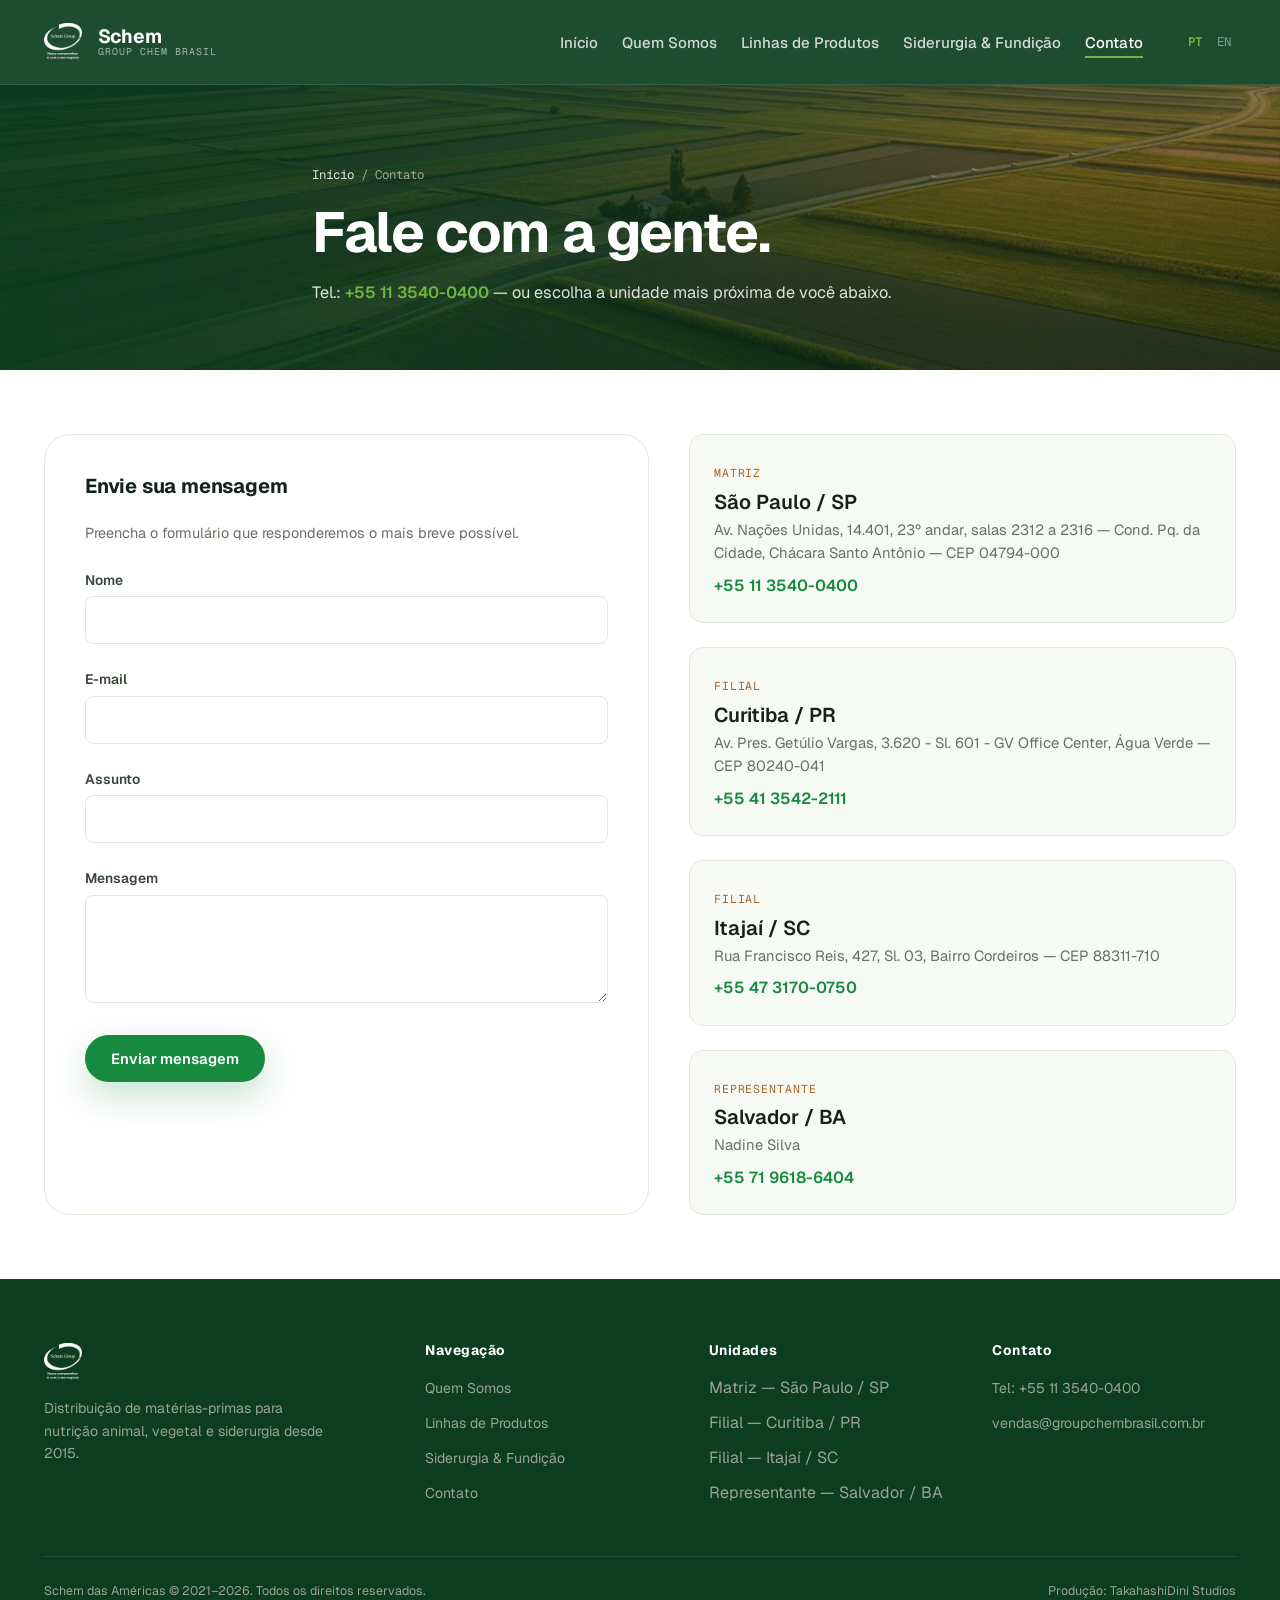
<file: contato.html>
<!DOCTYPE html>
<html lang="pt-BR">
<head>
<meta charset="UTF-8">
<meta name="viewport" content="width=device-width, initial-scale=1.0">
<title>Contato — Schem</title>
<meta name="description" content="Fale com a Schem — matriz em São Paulo, filiais em Curitiba e Itajaí, representante em Salvador.">
<link rel="canonical" href="https://jgdini.github.io/schem-chemicals-site/contato.html">
<link rel="icon" type="image/png" sizes="32x32" href="assets/img/favicon-32.png">
<link rel="icon" type="image/png" sizes="16x16" href="assets/img/favicon-16.png">
<link rel="apple-touch-icon" href="assets/img/apple-touch-icon.png">
<meta property="og:type" content="website">
<meta property="og:locale" content="pt_BR">
<meta property="og:title" content="Contato — Schem">
<meta property="og:description" content="Fale com a Schem — matriz em São Paulo, filiais em Curitiba e Itajaí, representante em Salvador.">
<meta property="og:url" content="https://jgdini.github.io/schem-chemicals-site/contato.html">
<meta property="og:image" content="https://jgdini.github.io/schem-chemicals-site/assets/img/schem-icon.png">
<meta name="twitter:card" content="summary">
<meta name="twitter:title" content="Contato — Schem">
<meta name="twitter:description" content="Fale com a Schem — matriz em São Paulo, filiais em Curitiba e Itajaí, representante em Salvador.">
<meta name="twitter:image" content="https://jgdini.github.io/schem-chemicals-site/assets/img/schem-icon.png">
<link rel="preconnect" href="https://fonts.googleapis.com">
<link rel="preconnect" href="https://fonts.gstatic.com" crossorigin>
<link href="https://fonts.googleapis.com/css2?family=Geist:wght@400;500;600;700;800&amp;family=Geist+Mono:wght@400;500&amp;display=swap" rel="stylesheet">
<link rel="stylesheet" href="assets/css/style.css">
</head>
<body>
<a class="skip-link" href="#main">Pular para o conteúdo</a>

<header class="site-header">
  <div class="container">
    <a class="brand" href="index.html">
      <img src="assets/img/schem-icon.png" alt="Schem" class="brand__icon" width="42" height="42">
      <span class="brand__name"><strong>Schem</strong><span>Group Chem Brasil</span></span>
    </a>
    <nav class="main-nav" aria-label="Navegação principal">
      <ul class="main-nav__links">
        <li><a href="index.html">Início</a></li>
        <li><a href="quem-somos.html">Quem Somos</a></li>
        <li><a href="produtos.html">Linhas de Produtos</a></li>
        <li><a href="siderurgia-e-fundicao.html">Siderurgia &amp; Fundição</a></li>
        <li><a href="contato.html" class="is-active">Contato</a></li>
      </ul>
      <div class="nav-lang"><a href="contato.html" class="is-active">PT</a>
      <a href="en/contato.html">EN</a></div>
    </nav>
    <button class="nav-toggle" aria-label="Abrir menu" aria-expanded="false"><span></span></button>
  </div>
</header>

<main id="main">

  <section class="page-hero">
    <div class="hero__bg" aria-hidden="true"></div>
    <div class="hero__field" aria-hidden="true"></div>
    <div class="container page-hero__content">
      <span class="breadcrumb"><a href="index.html">Início</a> / Contato</span>
      <h1>Fale com a gente.</h1>
      <p>Tel.: <a href="tel:+551135400400" style="color: var(--green-400); font-weight: 600;">+55 11 3540-0400</a> — ou escolha a unidade mais próxima de você abaixo.</p>
    </div>
  </section>

  <section class="section">
    <div class="container">
      <div class="contact-grid">
        <form class="contact-form reveal" onsubmit="return false;">
          <h2 style="font-size: var(--fs-h3); margin-bottom: var(--sp-3);">Envie sua mensagem</h2>
          <p style="color: var(--ink-500); font-size: 0.9rem; margin-bottom: var(--sp-3);">Preencha o formulário que responderemos o mais breve possível.</p>
          <div class="form-row">
            <label for="name">Nome</label>
            <input type="text" id="name" name="name" required>
          </div>
          <div class="form-row">
            <label for="email">E-mail</label>
            <input type="email" id="email" name="email" required>
          </div>
          <div class="form-row">
            <label for="subject">Assunto</label>
            <input type="text" id="subject" name="subject">
          </div>
          <div class="form-row">
            <label for="message">Mensagem</label>
            <textarea id="message" name="message" rows="4"></textarea>
          </div>
          <button type="submit" class="btn btn--green">Enviar mensagem</button>
        </form>

        <div class="address-list reveal">
          <div class="address-card">
            <span class="address-card__tag">Matriz</span>
            <h3>São Paulo / SP</h3>
            <p>Av. Nações Unidas, 14.401, 23º andar, salas 2312 a 2316 — Cond. Pq. da Cidade, Chácara Santo Antônio — CEP 04794-000</p>
            <a href="tel:+551135400400">+55 11 3540-0400</a>
          </div>
          <div class="address-card">
            <span class="address-card__tag">Filial</span>
            <h3>Curitiba / PR</h3>
            <p>Av. Pres. Getúlio Vargas, 3.620 - Sl. 601 - GV Office Center, Água Verde — CEP 80240-041</p>
            <a href="tel:+554135422111">+55 41 3542-2111</a>
          </div>
          <div class="address-card">
            <span class="address-card__tag">Filial</span>
            <h3>Itajaí / SC</h3>
            <p>Rua Francisco Reis, 427, Sl. 03, Bairro Cordeiros — CEP 88311-710</p>
            <a href="tel:+554731700750">+55 47 3170-0750</a>
          </div>
          <div class="address-card">
            <span class="address-card__tag">Representante</span>
            <h3>Salvador / BA</h3>
            <p>Nadine Silva</p>
            <a href="tel:+557196186404">+55 71 9618-6404</a>
          </div>
        </div>
      </div>
    </div>
  </section>

</main>

<footer class="site-footer">
  <div class="container">
    <div class="footer-grid">
      <div>
        <a class="brand" href="index.html" style="margin-bottom: 1rem;">
          <img src="assets/img/schem-icon.png" alt="Schem" class="brand__icon" width="36" height="36" style="filter: brightness(0) invert(1);">
        </a>
        <p style="max-width: 32ch; font-size: 0.88rem;">Distribuição de matérias-primas para nutrição animal, vegetal e siderurgia desde 2015.</p>
      </div>
      <div>
        <h4>Navegação</h4>
        <ul>
          <li><a href="quem-somos.html">Quem Somos</a></li>
          <li><a href="produtos.html">Linhas de Produtos</a></li>
          <li><a href="siderurgia-e-fundicao.html">Siderurgia &amp; Fundição</a></li>
          <li><a href="contato.html">Contato</a></li>
        </ul>
      </div>
      <div>
        <h4>Unidades</h4>
        <ul>
          <li>Matriz — São Paulo / SP</li>
          <li>Filial — Curitiba / PR</li>
          <li>Filial — Itajaí / SC</li>
          <li>Representante — Salvador / BA</li>
        </ul>
      </div>
      <div>
        <h4>Contato</h4>
        <ul>
          <li><a href="tel:+551135400400">Tel: +55 11 3540-0400</a></li>
          <li><a href="mailto:vendas@groupchembrasil.com.br">vendas@groupchembrasil.com.br</a></li>
        </ul>
      </div>
    </div>
    <div class="footer-bottom">
      <span>Schem das Américas © 2021–2026. Todos os direitos reservados.</span>
      <span>Produção: TakahashiDini Studios</span>
    </div>
  </div>
</footer>

<script src="assets/js/main.js"></script>
</body>
</html>
</file>
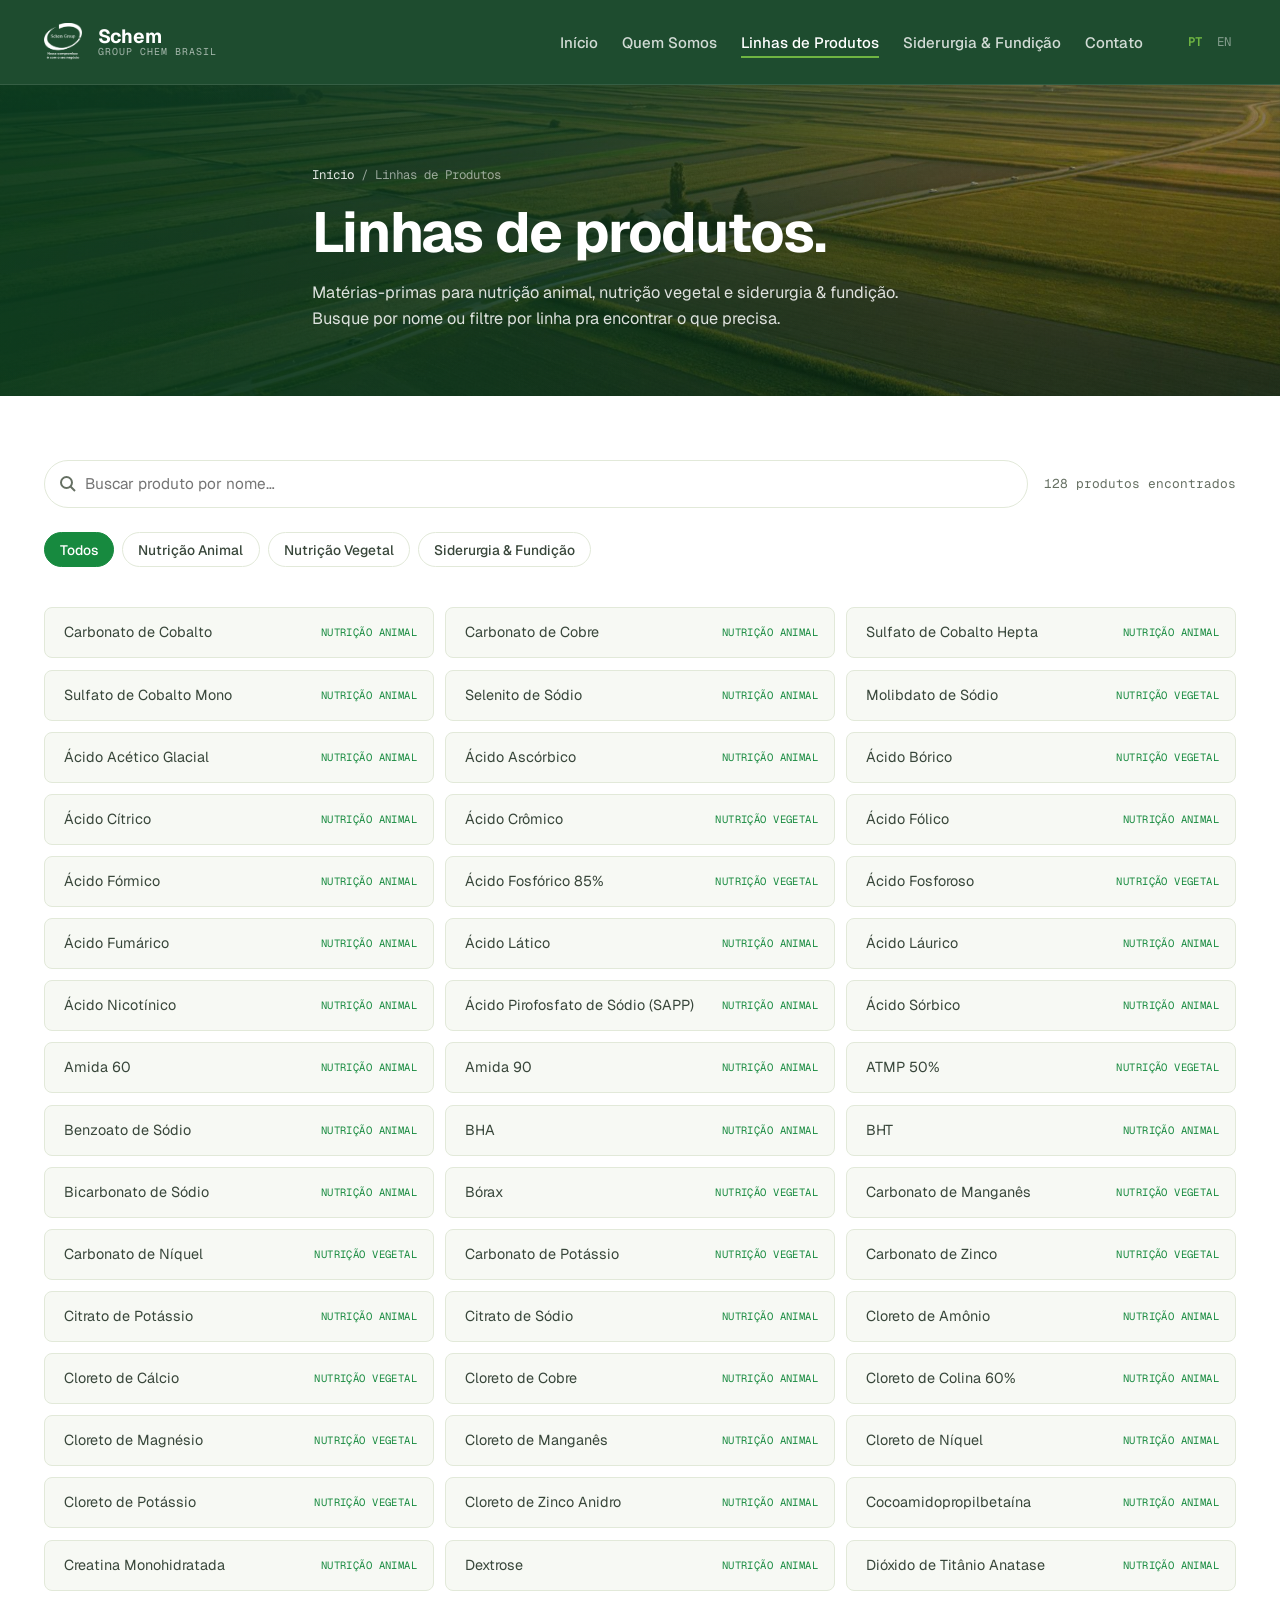
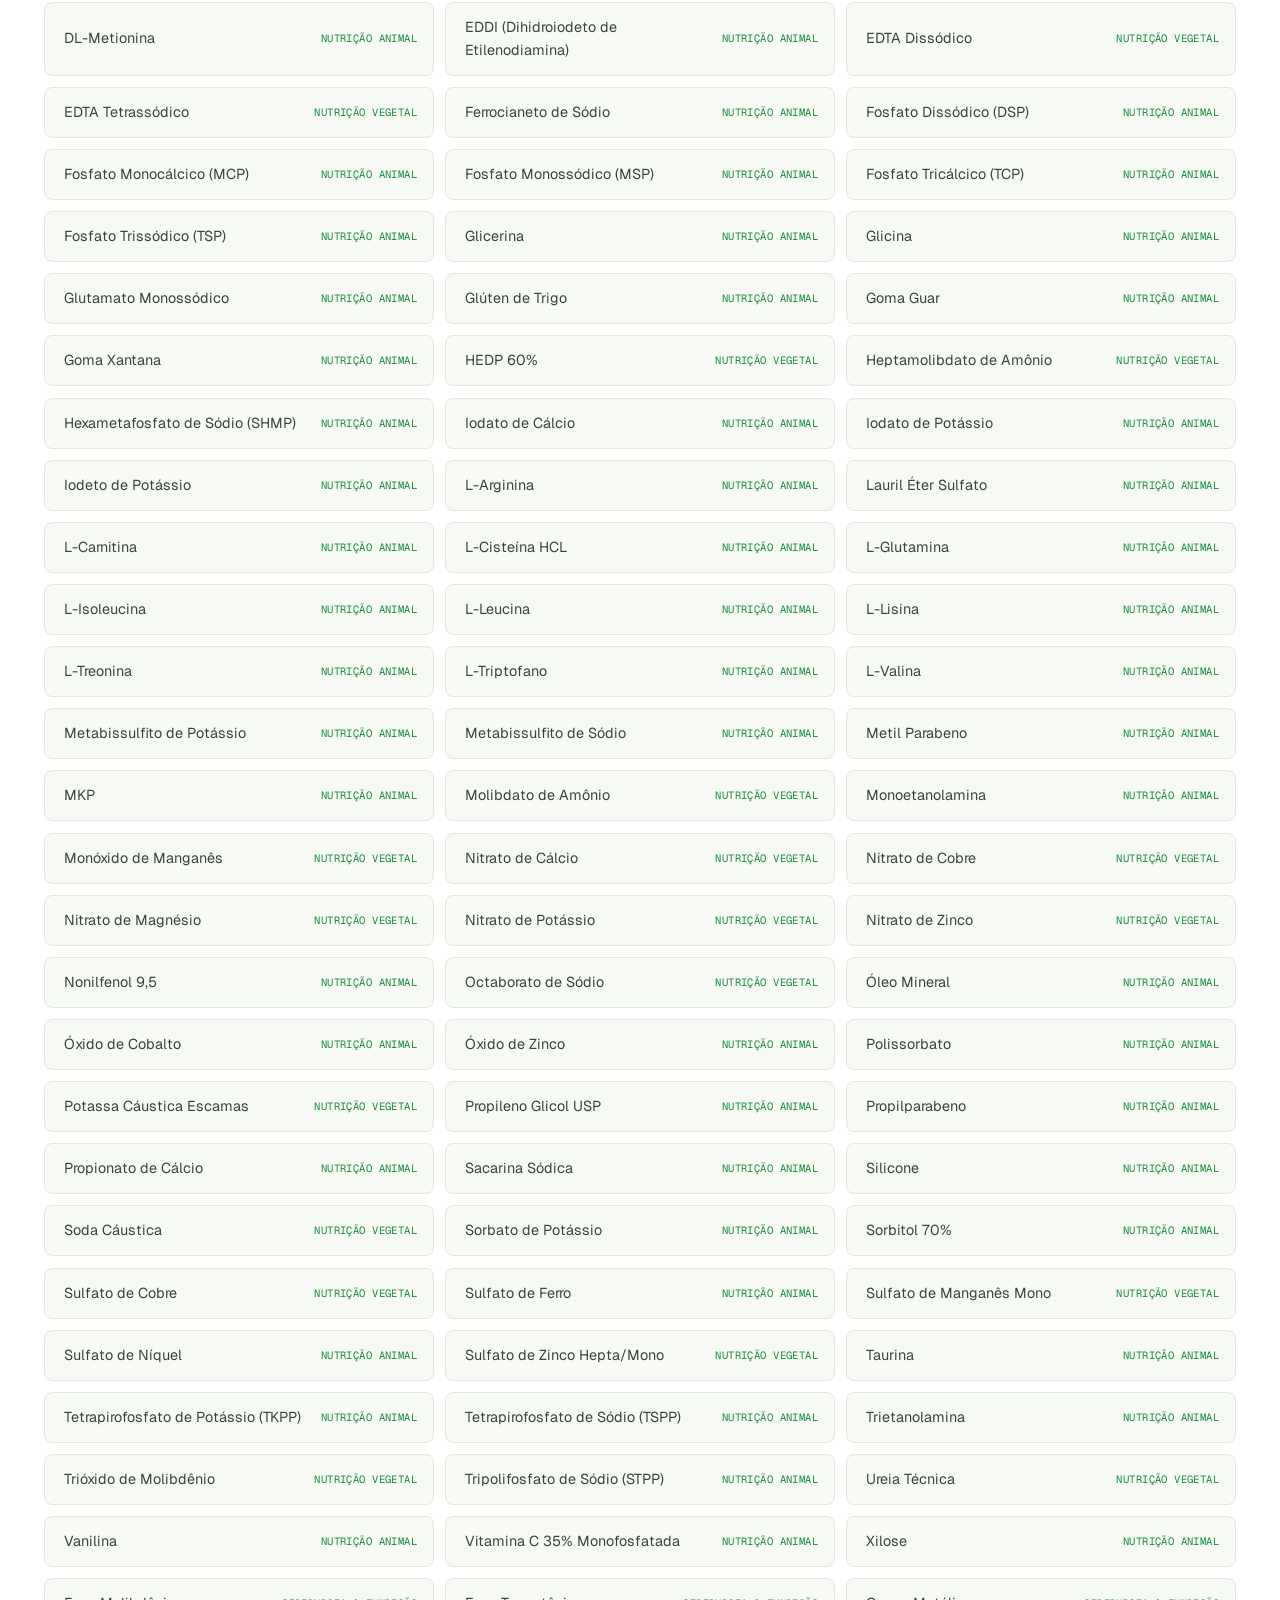
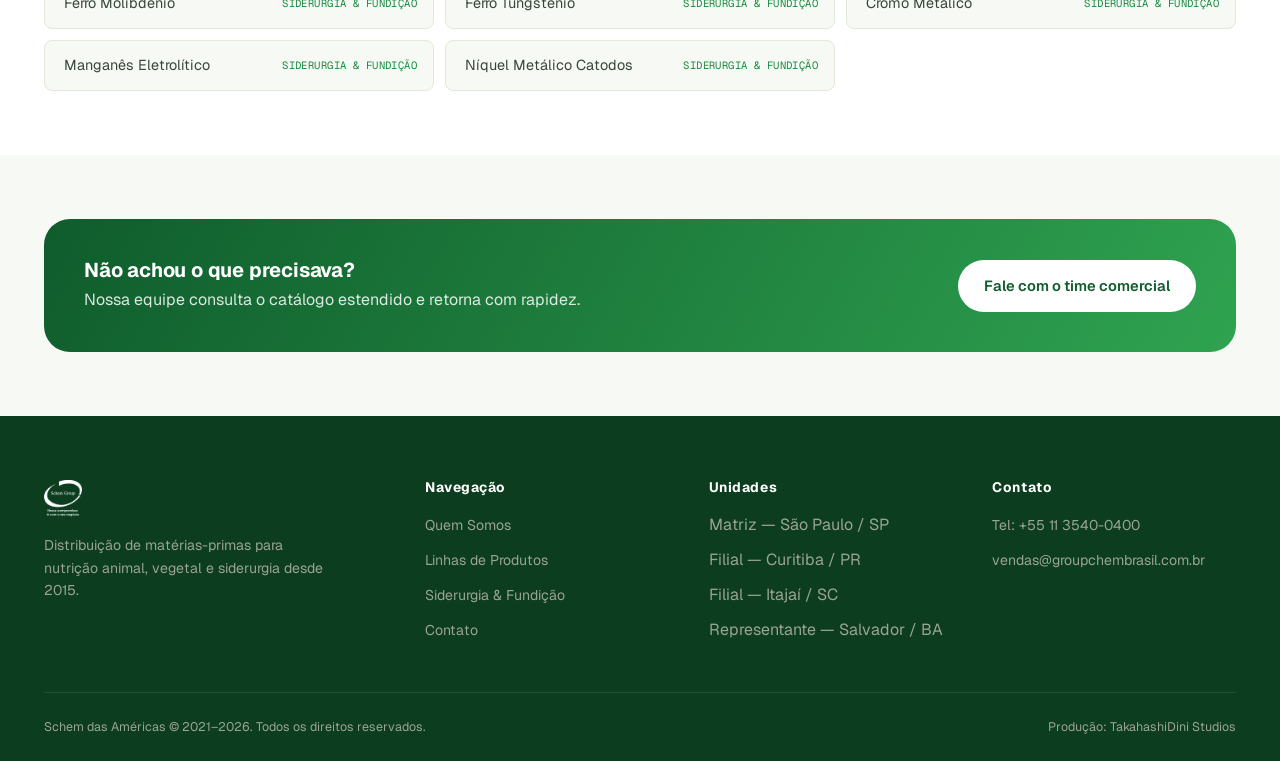
<file: produtos.html>
<!DOCTYPE html>
<html lang="pt-BR">
<head>
<meta charset="UTF-8">
<meta name="viewport" content="width=device-width, initial-scale=1.0">
<title>Linhas de Produtos — Schem</title>
<meta name="description" content="Catálogo pesquisável com mais de 128 matérias-primas da Schem, filtrável por linha: Nutrição Animal, Nutrição Vegetal e Siderurgia &amp; Fundição.">
<link rel="canonical" href="https://jgdini.github.io/schem-chemicals-site/produtos.html">
<link rel="icon" type="image/png" sizes="32x32" href="assets/img/favicon-32.png">
<link rel="icon" type="image/png" sizes="16x16" href="assets/img/favicon-16.png">
<link rel="apple-touch-icon" href="assets/img/apple-touch-icon.png">
<meta property="og:type" content="website">
<meta property="og:locale" content="pt_BR">
<meta property="og:title" content="Linhas de Produtos — Schem">
<meta property="og:description" content="Catálogo pesquisável com mais de 128 matérias-primas da Schem, filtrável por linha: Nutrição Animal, Nutrição Vegetal e Siderurgia &amp; Fundição.">
<meta property="og:url" content="https://jgdini.github.io/schem-chemicals-site/produtos.html">
<meta property="og:image" content="https://jgdini.github.io/schem-chemicals-site/assets/img/schem-icon.png">
<meta name="twitter:card" content="summary">
<meta name="twitter:title" content="Linhas de Produtos — Schem">
<meta name="twitter:description" content="Catálogo pesquisável com mais de 128 matérias-primas da Schem, filtrável por linha: Nutrição Animal, Nutrição Vegetal e Siderurgia &amp; Fundição.">
<meta name="twitter:image" content="https://jgdini.github.io/schem-chemicals-site/assets/img/schem-icon.png">
<link rel="preconnect" href="https://fonts.googleapis.com">
<link rel="preconnect" href="https://fonts.gstatic.com" crossorigin>
<link href="https://fonts.googleapis.com/css2?family=Geist:wght@400;500;600;700;800&amp;family=Geist+Mono:wght@400;500&amp;display=swap" rel="stylesheet">
<link rel="stylesheet" href="assets/css/style.css">
</head>
<body>
<a class="skip-link" href="#main">Pular para o conteúdo</a>

<header class="site-header">
  <div class="container">
    <a class="brand" href="index.html">
      <img src="assets/img/schem-icon.png" alt="Schem" class="brand__icon" width="42" height="42">
      <span class="brand__name"><strong>Schem</strong><span>Group Chem Brasil</span></span>
    </a>
    <nav class="main-nav" aria-label="Navegação principal">
      <ul class="main-nav__links">
        <li><a href="index.html">Início</a></li>
        <li><a href="quem-somos.html">Quem Somos</a></li>
        <li><a href="produtos.html" class="is-active">Linhas de Produtos</a></li>
        <li><a href="siderurgia-e-fundicao.html">Siderurgia &amp; Fundição</a></li>
        <li><a href="contato.html">Contato</a></li>
      </ul>
      <div class="nav-lang"><a href="produtos.html" class="is-active">PT</a>
      <a href="en/produtos.html">EN</a></div>
    </nav>
    <button class="nav-toggle" aria-label="Abrir menu" aria-expanded="false"><span></span></button>
  </div>
</header>

<main id="main">

  <section class="page-hero">
    <div class="hero__bg" aria-hidden="true"></div>
    <div class="hero__field" aria-hidden="true"></div>
    <div class="container page-hero__content">
      <span class="breadcrumb"><a href="index.html">Início</a> / Linhas de Produtos</span>
      <h1>Linhas de produtos.</h1>
      <p>Matérias-primas para nutrição animal, nutrição vegetal e siderurgia &amp; fundição. Busque por nome ou filtre por linha pra encontrar o que precisa.</p>
    </div>
  </section>

  <section class="section">
    <div class="container">
      <div class="catalog-toolbar reveal">
        <div class="catalog-search">
          <input type="text" placeholder="Buscar produto por nome…" data-catalog-search aria-label="Buscar produto">
        </div>
        <span class="catalog-count-wrap" style="font-family: var(--font-mono); font-size: 0.8rem; color: var(--ink-500);"><span data-catalog-count>128</span> produtos encontrados</span>
      </div>
      <div class="catalog-filters reveal">
        <button class="chip is-active" data-catalog-chip="all">Todos</button>
        <button class="chip" data-catalog-chip="animal" id="animal">Nutrição Animal</button>
        <button class="chip" data-catalog-chip="vegetal" id="vegetal">Nutrição Vegetal</button>
        <button class="chip" data-catalog-chip="siderurgia" id="siderurgia">Siderurgia &amp; Fundição</button>
      </div>
      <div class="catalog-grid" data-catalog>
          <div class="catalog-item" data-name="Carbonato de Cobalto" data-segment="animal">
            <span>Carbonato de Cobalto</span>
            <span class="tag">Nutrição Animal</span>
          </div>
          <div class="catalog-item" data-name="Carbonato de Cobre" data-segment="animal">
            <span>Carbonato de Cobre</span>
            <span class="tag">Nutrição Animal</span>
          </div>
          <div class="catalog-item" data-name="Sulfato de Cobalto Hepta" data-segment="animal">
            <span>Sulfato de Cobalto Hepta</span>
            <span class="tag">Nutrição Animal</span>
          </div>
          <div class="catalog-item" data-name="Sulfato de Cobalto Mono" data-segment="animal">
            <span>Sulfato de Cobalto Mono</span>
            <span class="tag">Nutrição Animal</span>
          </div>
          <div class="catalog-item" data-name="Selenito de Sódio" data-segment="animal">
            <span>Selenito de Sódio</span>
            <span class="tag">Nutrição Animal</span>
          </div>
          <div class="catalog-item" data-name="Molibdato de Sódio" data-segment="vegetal">
            <span>Molibdato de Sódio</span>
            <span class="tag">Nutrição Vegetal</span>
          </div>
          <div class="catalog-item" data-name="Ácido Acético Glacial" data-segment="animal">
            <span>Ácido Acético Glacial</span>
            <span class="tag">Nutrição Animal</span>
          </div>
          <div class="catalog-item" data-name="Ácido Ascórbico" data-segment="animal">
            <span>Ácido Ascórbico</span>
            <span class="tag">Nutrição Animal</span>
          </div>
          <div class="catalog-item" data-name="Ácido Bórico" data-segment="vegetal">
            <span>Ácido Bórico</span>
            <span class="tag">Nutrição Vegetal</span>
          </div>
          <div class="catalog-item" data-name="Ácido Cítrico" data-segment="animal">
            <span>Ácido Cítrico</span>
            <span class="tag">Nutrição Animal</span>
          </div>
          <div class="catalog-item" data-name="Ácido Crômico" data-segment="vegetal">
            <span>Ácido Crômico</span>
            <span class="tag">Nutrição Vegetal</span>
          </div>
          <div class="catalog-item" data-name="Ácido Fólico" data-segment="animal">
            <span>Ácido Fólico</span>
            <span class="tag">Nutrição Animal</span>
          </div>
          <div class="catalog-item" data-name="Ácido Fórmico" data-segment="animal">
            <span>Ácido Fórmico</span>
            <span class="tag">Nutrição Animal</span>
          </div>
          <div class="catalog-item" data-name="Ácido Fosfórico 85%" data-segment="vegetal">
            <span>Ácido Fosfórico 85%</span>
            <span class="tag">Nutrição Vegetal</span>
          </div>
          <div class="catalog-item" data-name="Ácido Fosforoso" data-segment="vegetal">
            <span>Ácido Fosforoso</span>
            <span class="tag">Nutrição Vegetal</span>
          </div>
          <div class="catalog-item" data-name="Ácido Fumárico" data-segment="animal">
            <span>Ácido Fumárico</span>
            <span class="tag">Nutrição Animal</span>
          </div>
          <div class="catalog-item" data-name="Ácido Lático" data-segment="animal">
            <span>Ácido Lático</span>
            <span class="tag">Nutrição Animal</span>
          </div>
          <div class="catalog-item" data-name="Ácido Láurico" data-segment="animal">
            <span>Ácido Láurico</span>
            <span class="tag">Nutrição Animal</span>
          </div>
          <div class="catalog-item" data-name="Ácido Nicotínico" data-segment="animal">
            <span>Ácido Nicotínico</span>
            <span class="tag">Nutrição Animal</span>
          </div>
          <div class="catalog-item" data-name="Ácido Pirofosfato de Sódio (SAPP)" data-segment="animal">
            <span>Ácido Pirofosfato de Sódio (SAPP)</span>
            <span class="tag">Nutrição Animal</span>
          </div>
          <div class="catalog-item" data-name="Ácido Sórbico" data-segment="animal">
            <span>Ácido Sórbico</span>
            <span class="tag">Nutrição Animal</span>
          </div>
          <div class="catalog-item" data-name="Amida 60" data-segment="animal">
            <span>Amida 60</span>
            <span class="tag">Nutrição Animal</span>
          </div>
          <div class="catalog-item" data-name="Amida 90" data-segment="animal">
            <span>Amida 90</span>
            <span class="tag">Nutrição Animal</span>
          </div>
          <div class="catalog-item" data-name="ATMP 50%" data-segment="vegetal">
            <span>ATMP 50%</span>
            <span class="tag">Nutrição Vegetal</span>
          </div>
          <div class="catalog-item" data-name="Benzoato de Sódio" data-segment="animal">
            <span>Benzoato de Sódio</span>
            <span class="tag">Nutrição Animal</span>
          </div>
          <div class="catalog-item" data-name="BHA" data-segment="animal">
            <span>BHA</span>
            <span class="tag">Nutrição Animal</span>
          </div>
          <div class="catalog-item" data-name="BHT" data-segment="animal">
            <span>BHT</span>
            <span class="tag">Nutrição Animal</span>
          </div>
          <div class="catalog-item" data-name="Bicarbonato de Sódio" data-segment="animal">
            <span>Bicarbonato de Sódio</span>
            <span class="tag">Nutrição Animal</span>
          </div>
          <div class="catalog-item" data-name="Bórax" data-segment="vegetal">
            <span>Bórax</span>
            <span class="tag">Nutrição Vegetal</span>
          </div>
          <div class="catalog-item" data-name="Carbonato de Manganês" data-segment="vegetal">
            <span>Carbonato de Manganês</span>
            <span class="tag">Nutrição Vegetal</span>
          </div>
          <div class="catalog-item" data-name="Carbonato de Níquel" data-segment="vegetal">
            <span>Carbonato de Níquel</span>
            <span class="tag">Nutrição Vegetal</span>
          </div>
          <div class="catalog-item" data-name="Carbonato de Potássio" data-segment="vegetal">
            <span>Carbonato de Potássio</span>
            <span class="tag">Nutrição Vegetal</span>
          </div>
          <div class="catalog-item" data-name="Carbonato de Zinco" data-segment="vegetal">
            <span>Carbonato de Zinco</span>
            <span class="tag">Nutrição Vegetal</span>
          </div>
          <div class="catalog-item" data-name="Citrato de Potássio" data-segment="animal">
            <span>Citrato de Potássio</span>
            <span class="tag">Nutrição Animal</span>
          </div>
          <div class="catalog-item" data-name="Citrato de Sódio" data-segment="animal">
            <span>Citrato de Sódio</span>
            <span class="tag">Nutrição Animal</span>
          </div>
          <div class="catalog-item" data-name="Cloreto de Amônio" data-segment="animal">
            <span>Cloreto de Amônio</span>
            <span class="tag">Nutrição Animal</span>
          </div>
          <div class="catalog-item" data-name="Cloreto de Cálcio" data-segment="vegetal">
            <span>Cloreto de Cálcio</span>
            <span class="tag">Nutrição Vegetal</span>
          </div>
          <div class="catalog-item" data-name="Cloreto de Cobre" data-segment="animal">
            <span>Cloreto de Cobre</span>
            <span class="tag">Nutrição Animal</span>
          </div>
          <div class="catalog-item" data-name="Cloreto de Colina 60%" data-segment="animal">
            <span>Cloreto de Colina 60%</span>
            <span class="tag">Nutrição Animal</span>
          </div>
          <div class="catalog-item" data-name="Cloreto de Magnésio" data-segment="vegetal">
            <span>Cloreto de Magnésio</span>
            <span class="tag">Nutrição Vegetal</span>
          </div>
          <div class="catalog-item" data-name="Cloreto de Manganês" data-segment="animal">
            <span>Cloreto de Manganês</span>
            <span class="tag">Nutrição Animal</span>
          </div>
          <div class="catalog-item" data-name="Cloreto de Níquel" data-segment="animal">
            <span>Cloreto de Níquel</span>
            <span class="tag">Nutrição Animal</span>
          </div>
          <div class="catalog-item" data-name="Cloreto de Potássio" data-segment="vegetal">
            <span>Cloreto de Potássio</span>
            <span class="tag">Nutrição Vegetal</span>
          </div>
          <div class="catalog-item" data-name="Cloreto de Zinco Anidro" data-segment="animal">
            <span>Cloreto de Zinco Anidro</span>
            <span class="tag">Nutrição Animal</span>
          </div>
          <div class="catalog-item" data-name="Cocoamidopropilbetaína" data-segment="animal">
            <span>Cocoamidopropilbetaína</span>
            <span class="tag">Nutrição Animal</span>
          </div>
          <div class="catalog-item" data-name="Creatina Monohidratada" data-segment="animal">
            <span>Creatina Monohidratada</span>
            <span class="tag">Nutrição Animal</span>
          </div>
          <div class="catalog-item" data-name="Dextrose" data-segment="animal">
            <span>Dextrose</span>
            <span class="tag">Nutrição Animal</span>
          </div>
          <div class="catalog-item" data-name="Dióxido de Titânio Anatase" data-segment="animal">
            <span>Dióxido de Titânio Anatase</span>
            <span class="tag">Nutrição Animal</span>
          </div>
          <div class="catalog-item" data-name="DL-Metionina" data-segment="animal">
            <span>DL-Metionina</span>
            <span class="tag">Nutrição Animal</span>
          </div>
          <div class="catalog-item" data-name="EDDI (Dihidroiodeto de Etilenodiamina)" data-segment="animal">
            <span>EDDI (Dihidroiodeto de Etilenodiamina)</span>
            <span class="tag">Nutrição Animal</span>
          </div>
          <div class="catalog-item" data-name="EDTA Dissódico" data-segment="vegetal">
            <span>EDTA Dissódico</span>
            <span class="tag">Nutrição Vegetal</span>
          </div>
          <div class="catalog-item" data-name="EDTA Tetrassódico" data-segment="vegetal">
            <span>EDTA Tetrassódico</span>
            <span class="tag">Nutrição Vegetal</span>
          </div>
          <div class="catalog-item" data-name="Ferrocianeto de Sódio" data-segment="animal">
            <span>Ferrocianeto de Sódio</span>
            <span class="tag">Nutrição Animal</span>
          </div>
          <div class="catalog-item" data-name="Fosfato Dissódico (DSP)" data-segment="animal">
            <span>Fosfato Dissódico (DSP)</span>
            <span class="tag">Nutrição Animal</span>
          </div>
          <div class="catalog-item" data-name="Fosfato Monocálcico (MCP)" data-segment="animal">
            <span>Fosfato Monocálcico (MCP)</span>
            <span class="tag">Nutrição Animal</span>
          </div>
          <div class="catalog-item" data-name="Fosfato Monossódico (MSP)" data-segment="animal">
            <span>Fosfato Monossódico (MSP)</span>
            <span class="tag">Nutrição Animal</span>
          </div>
          <div class="catalog-item" data-name="Fosfato Tricálcico (TCP)" data-segment="animal">
            <span>Fosfato Tricálcico (TCP)</span>
            <span class="tag">Nutrição Animal</span>
          </div>
          <div class="catalog-item" data-name="Fosfato Trissódico (TSP)" data-segment="animal">
            <span>Fosfato Trissódico (TSP)</span>
            <span class="tag">Nutrição Animal</span>
          </div>
          <div class="catalog-item" data-name="Glicerina" data-segment="animal">
            <span>Glicerina</span>
            <span class="tag">Nutrição Animal</span>
          </div>
          <div class="catalog-item" data-name="Glicina" data-segment="animal">
            <span>Glicina</span>
            <span class="tag">Nutrição Animal</span>
          </div>
          <div class="catalog-item" data-name="Glutamato Monossódico" data-segment="animal">
            <span>Glutamato Monossódico</span>
            <span class="tag">Nutrição Animal</span>
          </div>
          <div class="catalog-item" data-name="Glúten de Trigo" data-segment="animal">
            <span>Glúten de Trigo</span>
            <span class="tag">Nutrição Animal</span>
          </div>
          <div class="catalog-item" data-name="Goma Guar" data-segment="animal">
            <span>Goma Guar</span>
            <span class="tag">Nutrição Animal</span>
          </div>
          <div class="catalog-item" data-name="Goma Xantana" data-segment="animal">
            <span>Goma Xantana</span>
            <span class="tag">Nutrição Animal</span>
          </div>
          <div class="catalog-item" data-name="HEDP 60%" data-segment="vegetal">
            <span>HEDP 60%</span>
            <span class="tag">Nutrição Vegetal</span>
          </div>
          <div class="catalog-item" data-name="Heptamolibdato de Amônio" data-segment="vegetal">
            <span>Heptamolibdato de Amônio</span>
            <span class="tag">Nutrição Vegetal</span>
          </div>
          <div class="catalog-item" data-name="Hexametafosfato de Sódio (SHMP)" data-segment="animal">
            <span>Hexametafosfato de Sódio (SHMP)</span>
            <span class="tag">Nutrição Animal</span>
          </div>
          <div class="catalog-item" data-name="Iodato de Cálcio" data-segment="animal">
            <span>Iodato de Cálcio</span>
            <span class="tag">Nutrição Animal</span>
          </div>
          <div class="catalog-item" data-name="Iodato de Potássio" data-segment="animal">
            <span>Iodato de Potássio</span>
            <span class="tag">Nutrição Animal</span>
          </div>
          <div class="catalog-item" data-name="Iodeto de Potássio" data-segment="animal">
            <span>Iodeto de Potássio</span>
            <span class="tag">Nutrição Animal</span>
          </div>
          <div class="catalog-item" data-name="L-Arginina" data-segment="animal">
            <span>L-Arginina</span>
            <span class="tag">Nutrição Animal</span>
          </div>
          <div class="catalog-item" data-name="Lauril Éter Sulfato" data-segment="animal">
            <span>Lauril Éter Sulfato</span>
            <span class="tag">Nutrição Animal</span>
          </div>
          <div class="catalog-item" data-name="L-Carnitina" data-segment="animal">
            <span>L-Carnitina</span>
            <span class="tag">Nutrição Animal</span>
          </div>
          <div class="catalog-item" data-name="L-Cisteína HCL" data-segment="animal">
            <span>L-Cisteína HCL</span>
            <span class="tag">Nutrição Animal</span>
          </div>
          <div class="catalog-item" data-name="L-Glutamina" data-segment="animal">
            <span>L-Glutamina</span>
            <span class="tag">Nutrição Animal</span>
          </div>
          <div class="catalog-item" data-name="L-Isoleucina" data-segment="animal">
            <span>L-Isoleucina</span>
            <span class="tag">Nutrição Animal</span>
          </div>
          <div class="catalog-item" data-name="L-Leucina" data-segment="animal">
            <span>L-Leucina</span>
            <span class="tag">Nutrição Animal</span>
          </div>
          <div class="catalog-item" data-name="L-Lisina" data-segment="animal">
            <span>L-Lisina</span>
            <span class="tag">Nutrição Animal</span>
          </div>
          <div class="catalog-item" data-name="L-Treonina" data-segment="animal">
            <span>L-Treonina</span>
            <span class="tag">Nutrição Animal</span>
          </div>
          <div class="catalog-item" data-name="L-Triptofano" data-segment="animal">
            <span>L-Triptofano</span>
            <span class="tag">Nutrição Animal</span>
          </div>
          <div class="catalog-item" data-name="L-Valina" data-segment="animal">
            <span>L-Valina</span>
            <span class="tag">Nutrição Animal</span>
          </div>
          <div class="catalog-item" data-name="Metabissulfito de Potássio" data-segment="animal">
            <span>Metabissulfito de Potássio</span>
            <span class="tag">Nutrição Animal</span>
          </div>
          <div class="catalog-item" data-name="Metabissulfito de Sódio" data-segment="animal">
            <span>Metabissulfito de Sódio</span>
            <span class="tag">Nutrição Animal</span>
          </div>
          <div class="catalog-item" data-name="Metil Parabeno" data-segment="animal">
            <span>Metil Parabeno</span>
            <span class="tag">Nutrição Animal</span>
          </div>
          <div class="catalog-item" data-name="MKP" data-segment="animal">
            <span>MKP</span>
            <span class="tag">Nutrição Animal</span>
          </div>
          <div class="catalog-item" data-name="Molibdato de Amônio" data-segment="vegetal">
            <span>Molibdato de Amônio</span>
            <span class="tag">Nutrição Vegetal</span>
          </div>
          <div class="catalog-item" data-name="Monoetanolamina" data-segment="animal">
            <span>Monoetanolamina</span>
            <span class="tag">Nutrição Animal</span>
          </div>
          <div class="catalog-item" data-name="Monóxido de Manganês" data-segment="vegetal">
            <span>Monóxido de Manganês</span>
            <span class="tag">Nutrição Vegetal</span>
          </div>
          <div class="catalog-item" data-name="Nitrato de Cálcio" data-segment="vegetal">
            <span>Nitrato de Cálcio</span>
            <span class="tag">Nutrição Vegetal</span>
          </div>
          <div class="catalog-item" data-name="Nitrato de Cobre" data-segment="vegetal">
            <span>Nitrato de Cobre</span>
            <span class="tag">Nutrição Vegetal</span>
          </div>
          <div class="catalog-item" data-name="Nitrato de Magnésio" data-segment="vegetal">
            <span>Nitrato de Magnésio</span>
            <span class="tag">Nutrição Vegetal</span>
          </div>
          <div class="catalog-item" data-name="Nitrato de Potássio" data-segment="vegetal">
            <span>Nitrato de Potássio</span>
            <span class="tag">Nutrição Vegetal</span>
          </div>
          <div class="catalog-item" data-name="Nitrato de Zinco" data-segment="vegetal">
            <span>Nitrato de Zinco</span>
            <span class="tag">Nutrição Vegetal</span>
          </div>
          <div class="catalog-item" data-name="Nonilfenol 9,5" data-segment="animal">
            <span>Nonilfenol 9,5</span>
            <span class="tag">Nutrição Animal</span>
          </div>
          <div class="catalog-item" data-name="Octaborato de Sódio" data-segment="vegetal">
            <span>Octaborato de Sódio</span>
            <span class="tag">Nutrição Vegetal</span>
          </div>
          <div class="catalog-item" data-name="Óleo Mineral" data-segment="animal">
            <span>Óleo Mineral</span>
            <span class="tag">Nutrição Animal</span>
          </div>
          <div class="catalog-item" data-name="Óxido de Cobalto" data-segment="animal">
            <span>Óxido de Cobalto</span>
            <span class="tag">Nutrição Animal</span>
          </div>
          <div class="catalog-item" data-name="Óxido de Zinco" data-segment="animal">
            <span>Óxido de Zinco</span>
            <span class="tag">Nutrição Animal</span>
          </div>
          <div class="catalog-item" data-name="Polissorbato" data-segment="animal">
            <span>Polissorbato</span>
            <span class="tag">Nutrição Animal</span>
          </div>
          <div class="catalog-item" data-name="Potassa Cáustica Escamas" data-segment="vegetal">
            <span>Potassa Cáustica Escamas</span>
            <span class="tag">Nutrição Vegetal</span>
          </div>
          <div class="catalog-item" data-name="Propileno Glicol USP" data-segment="animal">
            <span>Propileno Glicol USP</span>
            <span class="tag">Nutrição Animal</span>
          </div>
          <div class="catalog-item" data-name="Propilparabeno" data-segment="animal">
            <span>Propilparabeno</span>
            <span class="tag">Nutrição Animal</span>
          </div>
          <div class="catalog-item" data-name="Propionato de Cálcio" data-segment="animal">
            <span>Propionato de Cálcio</span>
            <span class="tag">Nutrição Animal</span>
          </div>
          <div class="catalog-item" data-name="Sacarina Sódica" data-segment="animal">
            <span>Sacarina Sódica</span>
            <span class="tag">Nutrição Animal</span>
          </div>
          <div class="catalog-item" data-name="Silicone" data-segment="animal">
            <span>Silicone</span>
            <span class="tag">Nutrição Animal</span>
          </div>
          <div class="catalog-item" data-name="Soda Cáustica" data-segment="vegetal">
            <span>Soda Cáustica</span>
            <span class="tag">Nutrição Vegetal</span>
          </div>
          <div class="catalog-item" data-name="Sorbato de Potássio" data-segment="animal">
            <span>Sorbato de Potássio</span>
            <span class="tag">Nutrição Animal</span>
          </div>
          <div class="catalog-item" data-name="Sorbitol 70%" data-segment="animal">
            <span>Sorbitol 70%</span>
            <span class="tag">Nutrição Animal</span>
          </div>
          <div class="catalog-item" data-name="Sulfato de Cobre" data-segment="vegetal">
            <span>Sulfato de Cobre</span>
            <span class="tag">Nutrição Vegetal</span>
          </div>
          <div class="catalog-item" data-name="Sulfato de Ferro" data-segment="animal">
            <span>Sulfato de Ferro</span>
            <span class="tag">Nutrição Animal</span>
          </div>
          <div class="catalog-item" data-name="Sulfato de Manganês Mono" data-segment="vegetal">
            <span>Sulfato de Manganês Mono</span>
            <span class="tag">Nutrição Vegetal</span>
          </div>
          <div class="catalog-item" data-name="Sulfato de Níquel" data-segment="animal">
            <span>Sulfato de Níquel</span>
            <span class="tag">Nutrição Animal</span>
          </div>
          <div class="catalog-item" data-name="Sulfato de Zinco Hepta/Mono" data-segment="vegetal">
            <span>Sulfato de Zinco Hepta/Mono</span>
            <span class="tag">Nutrição Vegetal</span>
          </div>
          <div class="catalog-item" data-name="Taurina" data-segment="animal">
            <span>Taurina</span>
            <span class="tag">Nutrição Animal</span>
          </div>
          <div class="catalog-item" data-name="Tetrapirofosfato de Potássio (TKPP)" data-segment="animal">
            <span>Tetrapirofosfato de Potássio (TKPP)</span>
            <span class="tag">Nutrição Animal</span>
          </div>
          <div class="catalog-item" data-name="Tetrapirofosfato de Sódio (TSPP)" data-segment="animal">
            <span>Tetrapirofosfato de Sódio (TSPP)</span>
            <span class="tag">Nutrição Animal</span>
          </div>
          <div class="catalog-item" data-name="Trietanolamina" data-segment="animal">
            <span>Trietanolamina</span>
            <span class="tag">Nutrição Animal</span>
          </div>
          <div class="catalog-item" data-name="Trióxido de Molibdênio" data-segment="vegetal">
            <span>Trióxido de Molibdênio</span>
            <span class="tag">Nutrição Vegetal</span>
          </div>
          <div class="catalog-item" data-name="Tripolifosfato de Sódio (STPP)" data-segment="animal">
            <span>Tripolifosfato de Sódio (STPP)</span>
            <span class="tag">Nutrição Animal</span>
          </div>
          <div class="catalog-item" data-name="Ureia Técnica" data-segment="vegetal">
            <span>Ureia Técnica</span>
            <span class="tag">Nutrição Vegetal</span>
          </div>
          <div class="catalog-item" data-name="Vanilina" data-segment="animal">
            <span>Vanilina</span>
            <span class="tag">Nutrição Animal</span>
          </div>
          <div class="catalog-item" data-name="Vitamina C 35% Monofosfatada" data-segment="animal">
            <span>Vitamina C 35% Monofosfatada</span>
            <span class="tag">Nutrição Animal</span>
          </div>
          <div class="catalog-item" data-name="Xilose" data-segment="animal">
            <span>Xilose</span>
            <span class="tag">Nutrição Animal</span>
          </div>
          <div class="catalog-item" data-name="Ferro Molibdênio" data-segment="siderurgia">
            <span>Ferro Molibdênio</span>
            <span class="tag">Siderurgia & Fundição</span>
          </div>
          <div class="catalog-item" data-name="Ferro Tungstênio" data-segment="siderurgia">
            <span>Ferro Tungstênio</span>
            <span class="tag">Siderurgia & Fundição</span>
          </div>
          <div class="catalog-item" data-name="Cromo Metálico" data-segment="siderurgia">
            <span>Cromo Metálico</span>
            <span class="tag">Siderurgia & Fundição</span>
          </div>
          <div class="catalog-item" data-name="Manganês Eletrolítico" data-segment="siderurgia">
            <span>Manganês Eletrolítico</span>
            <span class="tag">Siderurgia & Fundição</span>
          </div>
          <div class="catalog-item" data-name="Níquel Metálico Catodos" data-segment="siderurgia">
            <span>Níquel Metálico Catodos</span>
            <span class="tag">Siderurgia & Fundição</span>
          </div>
      </div>
      <div class="catalog-empty" data-catalog-empty>
        <p>Nenhum produto encontrado com esse termo. Fale com nosso time comercial — talvez esteja no catálogo estendido.</p>
      </div>
    </div>
  </section>

  <section class="section section--tint">
    <div class="container">
      <div class="cta-band reveal">
        <div>
          <h2>Não achou o que precisava?</h2>
          <p>Nossa equipe consulta o catálogo estendido e retorna com rapidez.</p>
        </div>
        <div class="hero__actions" style="margin-top: 0;">
          <a class="btn btn--earth" href="contato.html">Fale com o time comercial</a>
        </div>
      </div>
    </div>
  </section>

</main>

<footer class="site-footer">
  <div class="container">
    <div class="footer-grid">
      <div>
        <a class="brand" href="index.html" style="margin-bottom: 1rem;">
          <img src="assets/img/schem-icon.png" alt="Schem" class="brand__icon" width="36" height="36" style="filter: brightness(0) invert(1);">
        </a>
        <p style="max-width: 32ch; font-size: 0.88rem;">Distribuição de matérias-primas para nutrição animal, vegetal e siderurgia desde 2015.</p>
      </div>
      <div>
        <h4>Navegação</h4>
        <ul>
          <li><a href="quem-somos.html">Quem Somos</a></li>
          <li><a href="produtos.html">Linhas de Produtos</a></li>
          <li><a href="siderurgia-e-fundicao.html">Siderurgia &amp; Fundição</a></li>
          <li><a href="contato.html">Contato</a></li>
        </ul>
      </div>
      <div>
        <h4>Unidades</h4>
        <ul>
          <li>Matriz — São Paulo / SP</li>
          <li>Filial — Curitiba / PR</li>
          <li>Filial — Itajaí / SC</li>
          <li>Representante — Salvador / BA</li>
        </ul>
      </div>
      <div>
        <h4>Contato</h4>
        <ul>
          <li><a href="tel:+551135400400">Tel: +55 11 3540-0400</a></li>
          <li><a href="mailto:vendas@groupchembrasil.com.br">vendas@groupchembrasil.com.br</a></li>
        </ul>
      </div>
    </div>
    <div class="footer-bottom">
      <span>Schem das Américas © 2021–2026. Todos os direitos reservados.</span>
      <span>Produção: TakahashiDini Studios</span>
    </div>
  </div>
</footer>

<script src="assets/js/main.js"></script>
</body>
</html>
</file>
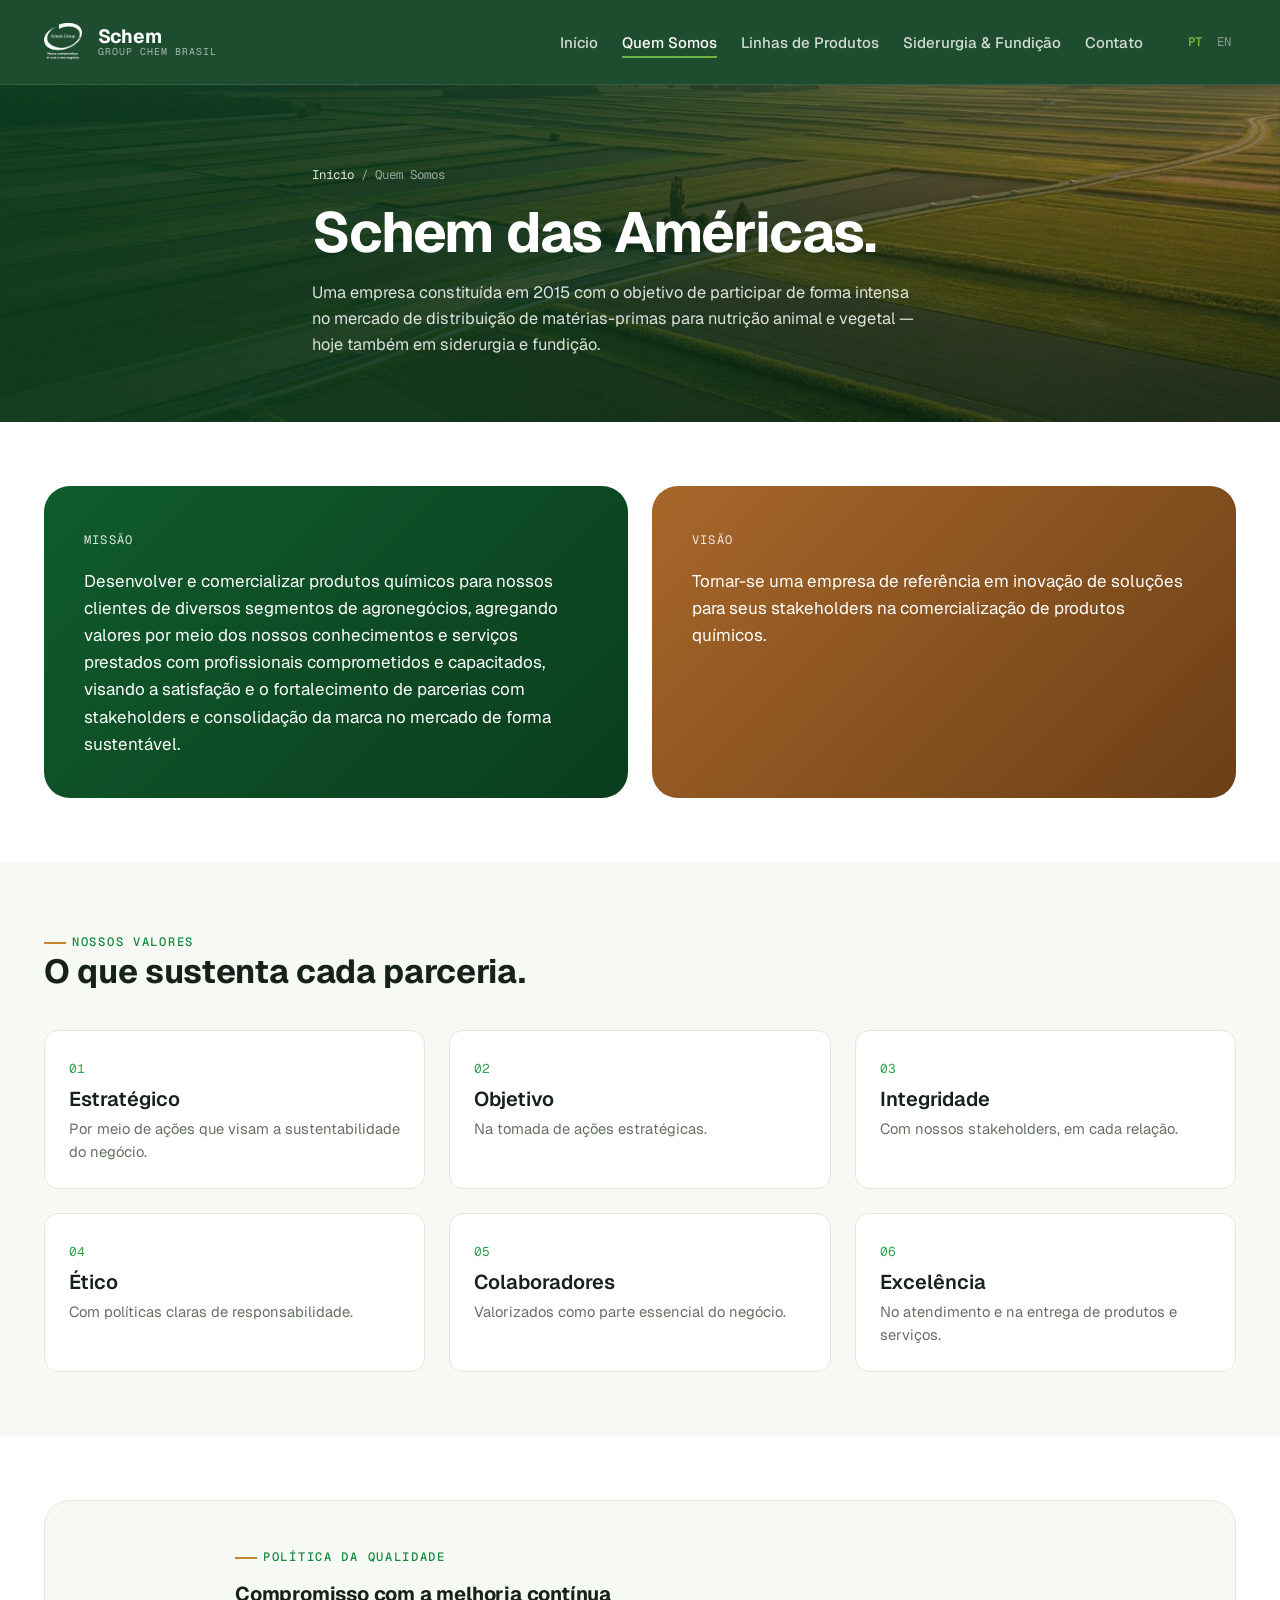
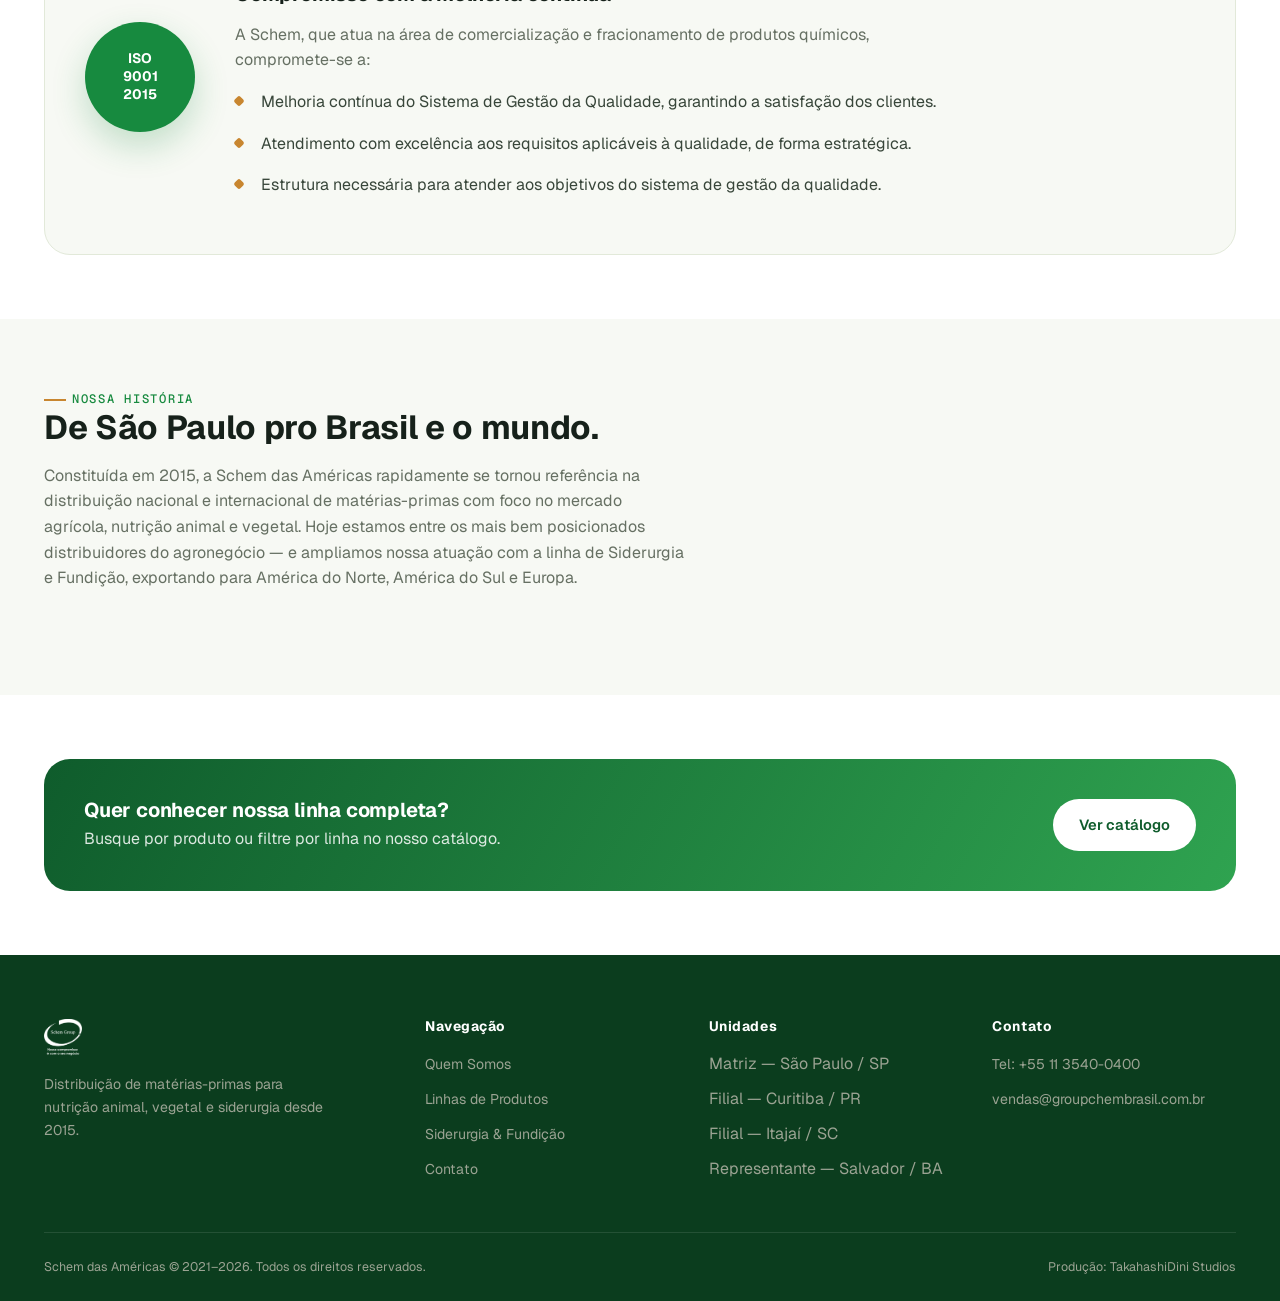
<file: quem-somos.html>
<!DOCTYPE html>
<html lang="pt-BR">
<head>
<meta charset="UTF-8">
<meta name="viewport" content="width=device-width, initial-scale=1.0">
<title>Quem Somos — Schem</title>
<meta name="description" content="Missão, visão, valores e política da qualidade da Schem das Américas — ISO 9001:2015.">
<link rel="canonical" href="https://jgdini.github.io/schem-chemicals-site/quem-somos.html">
<link rel="icon" type="image/png" sizes="32x32" href="assets/img/favicon-32.png">
<link rel="icon" type="image/png" sizes="16x16" href="assets/img/favicon-16.png">
<link rel="apple-touch-icon" href="assets/img/apple-touch-icon.png">
<meta property="og:type" content="website">
<meta property="og:locale" content="pt_BR">
<meta property="og:title" content="Quem Somos — Schem">
<meta property="og:description" content="Missão, visão, valores e política da qualidade da Schem das Américas — ISO 9001:2015.">
<meta property="og:url" content="https://jgdini.github.io/schem-chemicals-site/quem-somos.html">
<meta property="og:image" content="https://jgdini.github.io/schem-chemicals-site/assets/img/schem-icon.png">
<meta name="twitter:card" content="summary">
<meta name="twitter:title" content="Quem Somos — Schem">
<meta name="twitter:description" content="Missão, visão, valores e política da qualidade da Schem das Américas — ISO 9001:2015.">
<meta name="twitter:image" content="https://jgdini.github.io/schem-chemicals-site/assets/img/schem-icon.png">
<link rel="preconnect" href="https://fonts.googleapis.com">
<link rel="preconnect" href="https://fonts.gstatic.com" crossorigin>
<link href="https://fonts.googleapis.com/css2?family=Geist:wght@400;500;600;700;800&amp;family=Geist+Mono:wght@400;500&amp;display=swap" rel="stylesheet">
<link rel="stylesheet" href="assets/css/style.css">
</head>
<body>
<a class="skip-link" href="#main">Pular para o conteúdo</a>

<header class="site-header">
  <div class="container">
    <a class="brand" href="index.html">
      <img src="assets/img/schem-icon.png" alt="Schem" class="brand__icon" width="42" height="42">
      <span class="brand__name"><strong>Schem</strong><span>Group Chem Brasil</span></span>
    </a>
    <nav class="main-nav" aria-label="Navegação principal">
      <ul class="main-nav__links">
        <li><a href="index.html">Início</a></li>
        <li><a href="quem-somos.html" class="is-active">Quem Somos</a></li>
        <li><a href="produtos.html">Linhas de Produtos</a></li>
        <li><a href="siderurgia-e-fundicao.html">Siderurgia &amp; Fundição</a></li>
        <li><a href="contato.html">Contato</a></li>
      </ul>
      <div class="nav-lang"><a href="quem-somos.html" class="is-active">PT</a>
      <a href="en/quem-somos.html">EN</a></div>
    </nav>
    <button class="nav-toggle" aria-label="Abrir menu" aria-expanded="false"><span></span></button>
  </div>
</header>

<main id="main">

  <section class="page-hero">
    <div class="hero__bg" aria-hidden="true"></div>
    <div class="hero__field" aria-hidden="true"></div>
    <div class="container page-hero__content">
      <span class="breadcrumb"><a href="index.html">Início</a> / Quem Somos</span>
      <h1>Schem das Américas.</h1>
      <p>Uma empresa constituída em 2015 com o objetivo de participar de forma intensa no mercado de distribuição de matérias-primas para nutrição animal e vegetal — hoje também em siderurgia e fundição.</p>
    </div>
  </section>

  <section class="section">
    <div class="container">
      <div class="mv-split">
        <div class="mv-card mv-card--mission reveal">
          <span>Missão</span>
          <p>Desenvolver e comercializar produtos químicos para nossos clientes de diversos segmentos de agronegócios, agregando valores por meio dos nossos conhecimentos e serviços prestados com profissionais comprometidos e capacitados, visando a satisfação e o fortalecimento de parcerias com stakeholders e consolidação da marca no mercado de forma sustentável.</p>
        </div>
        <div class="mv-card mv-card--vision reveal">
          <span>Visão</span>
          <p>Tornar-se uma empresa de referência em inovação de soluções para seus stakeholders na comercialização de produtos químicos.</p>
        </div>
      </div>
    </div>
  </section>

  <section class="section section--tint">
    <div class="container">
      <div class="section-head reveal">
        <span class="eyebrow">Nossos valores</span>
        <h2>O que sustenta cada parceria.</h2>
      </div>
      <div class="value-grid reveal-stagger">
        <div class="value-card">
          <span class="value-card__index">01</span>
          <h3>Estratégico</h3>
          <p style="color: var(--ink-500); font-size: 0.92rem; margin-top: 0.4em;">Por meio de ações que visam a sustentabilidade do negócio.</p>
        </div>
        <div class="value-card">
          <span class="value-card__index">02</span>
          <h3>Objetivo</h3>
          <p style="color: var(--ink-500); font-size: 0.92rem; margin-top: 0.4em;">Na tomada de ações estratégicas.</p>
        </div>
        <div class="value-card">
          <span class="value-card__index">03</span>
          <h3>Integridade</h3>
          <p style="color: var(--ink-500); font-size: 0.92rem; margin-top: 0.4em;">Com nossos stakeholders, em cada relação.</p>
        </div>
        <div class="value-card">
          <span class="value-card__index">04</span>
          <h3>Ético</h3>
          <p style="color: var(--ink-500); font-size: 0.92rem; margin-top: 0.4em;">Com políticas claras de responsabilidade.</p>
        </div>
        <div class="value-card">
          <span class="value-card__index">05</span>
          <h3>Colaboradores</h3>
          <p style="color: var(--ink-500); font-size: 0.92rem; margin-top: 0.4em;">Valorizados como parte essencial do negócio.</p>
        </div>
        <div class="value-card">
          <span class="value-card__index">06</span>
          <h3>Excelência</h3>
          <p style="color: var(--ink-500); font-size: 0.92rem; margin-top: 0.4em;">No atendimento e na entrega de produtos e serviços.</p>
        </div>
      </div>
    </div>
  </section>

  <section class="section">
    <div class="container">
      <div class="cert-block reveal">
        <div class="cert-badge" aria-hidden="true"><span>ISO<br>9001<br>2015</span></div>
        <div>
          <span class="eyebrow">Política da qualidade</span>
          <h2 style="font-size: var(--fs-h3); margin-top: var(--sp-2);">Compromisso com a melhoria contínua</h2>
          <p style="color: var(--ink-500); margin-top: var(--sp-2); max-width: 60ch;">A Schem, que atua na área de comercialização e fracionamento de produtos químicos, compromete-se a:</p>
          <ul class="policy-list" style="margin-top: var(--sp-2);">
            <li>Melhoria contínua do Sistema de Gestão da Qualidade, garantindo a satisfação dos clientes.</li>
            <li>Atendimento com excelência aos requisitos aplicáveis à qualidade, de forma estratégica.</li>
            <li>Estrutura necessária para atender aos objetivos do sistema de gestão da qualidade.</li>
          </ul>
        </div>
      </div>
    </div>
  </section>

  <section class="section section--tint">
    <div class="container">
      <div class="section-head reveal">
        <span class="eyebrow">Nossa história</span>
        <h2>De São Paulo pro Brasil e o mundo.</h2>
        <p>Constituída em 2015, a Schem das Américas rapidamente se tornou referência na distribuição nacional e internacional de matérias-primas com foco no mercado agrícola, nutrição animal e vegetal. Hoje estamos entre os mais bem posicionados distribuidores do agronegócio — e ampliamos nossa atuação com a linha de Siderurgia e Fundição, exportando para América do Norte, América do Sul e Europa.</p>
      </div>
    </div>
  </section>

  <section class="section">
    <div class="container">
      <div class="cta-band reveal">
        <div>
          <h2>Quer conhecer nossa linha completa?</h2>
          <p>Busque por produto ou filtre por linha no nosso catálogo.</p>
        </div>
        <div class="hero__actions" style="margin-top: 0;">
          <a class="btn btn--earth" href="produtos.html">Ver catálogo</a>
        </div>
      </div>
    </div>
  </section>

</main>

<footer class="site-footer">
  <div class="container">
    <div class="footer-grid">
      <div>
        <a class="brand" href="index.html" style="margin-bottom: 1rem;">
          <img src="assets/img/schem-icon.png" alt="Schem" class="brand__icon" width="36" height="36" style="filter: brightness(0) invert(1);">
        </a>
        <p style="max-width: 32ch; font-size: 0.88rem;">Distribuição de matérias-primas para nutrição animal, vegetal e siderurgia desde 2015.</p>
      </div>
      <div>
        <h4>Navegação</h4>
        <ul>
          <li><a href="quem-somos.html">Quem Somos</a></li>
          <li><a href="produtos.html">Linhas de Produtos</a></li>
          <li><a href="siderurgia-e-fundicao.html">Siderurgia &amp; Fundição</a></li>
          <li><a href="contato.html">Contato</a></li>
        </ul>
      </div>
      <div>
        <h4>Unidades</h4>
        <ul>
          <li>Matriz — São Paulo / SP</li>
          <li>Filial — Curitiba / PR</li>
          <li>Filial — Itajaí / SC</li>
          <li>Representante — Salvador / BA</li>
        </ul>
      </div>
      <div>
        <h4>Contato</h4>
        <ul>
          <li><a href="tel:+551135400400">Tel: +55 11 3540-0400</a></li>
          <li><a href="mailto:vendas@groupchembrasil.com.br">vendas@groupchembrasil.com.br</a></li>
        </ul>
      </div>
    </div>
    <div class="footer-bottom">
      <span>Schem das Américas © 2021–2026. Todos os direitos reservados.</span>
      <span>Produção: TakahashiDini Studios</span>
    </div>
  </div>
</footer>

<script src="assets/js/main.js"></script>
</body>
</html>
</file>
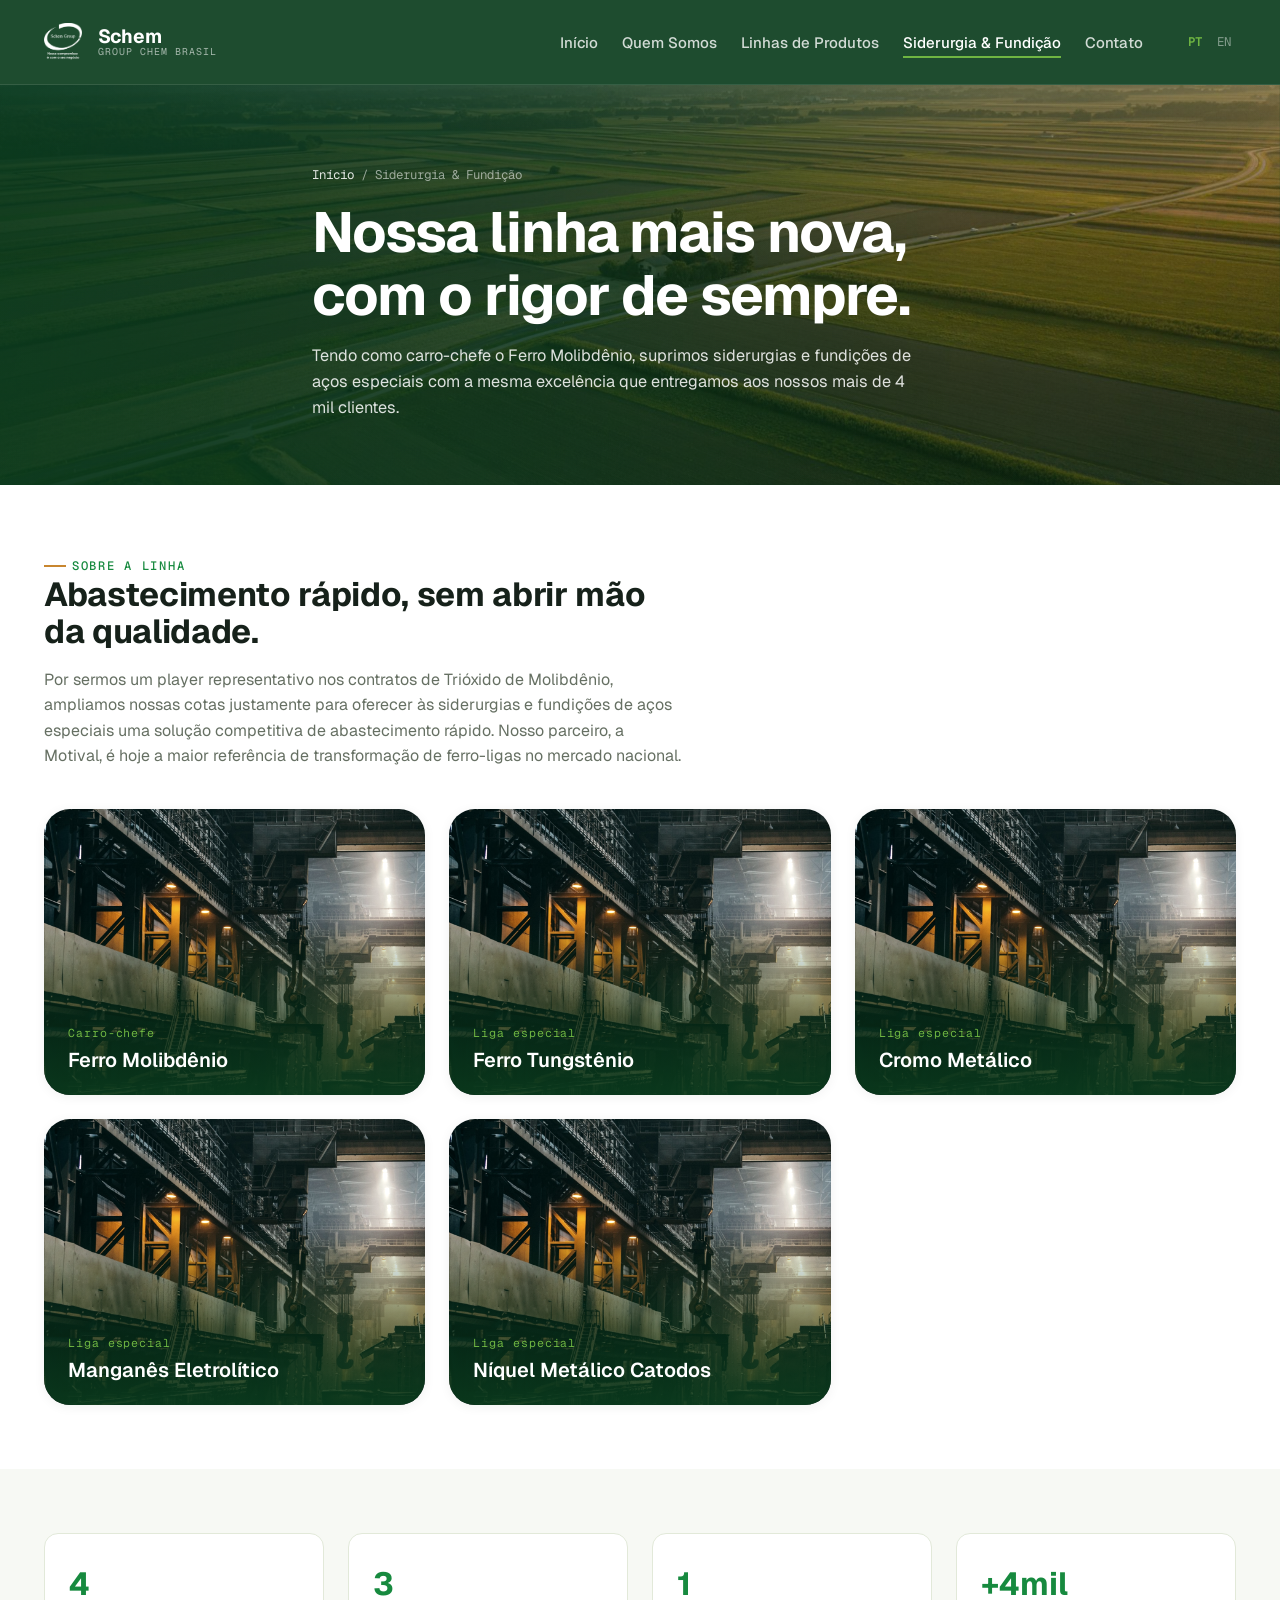
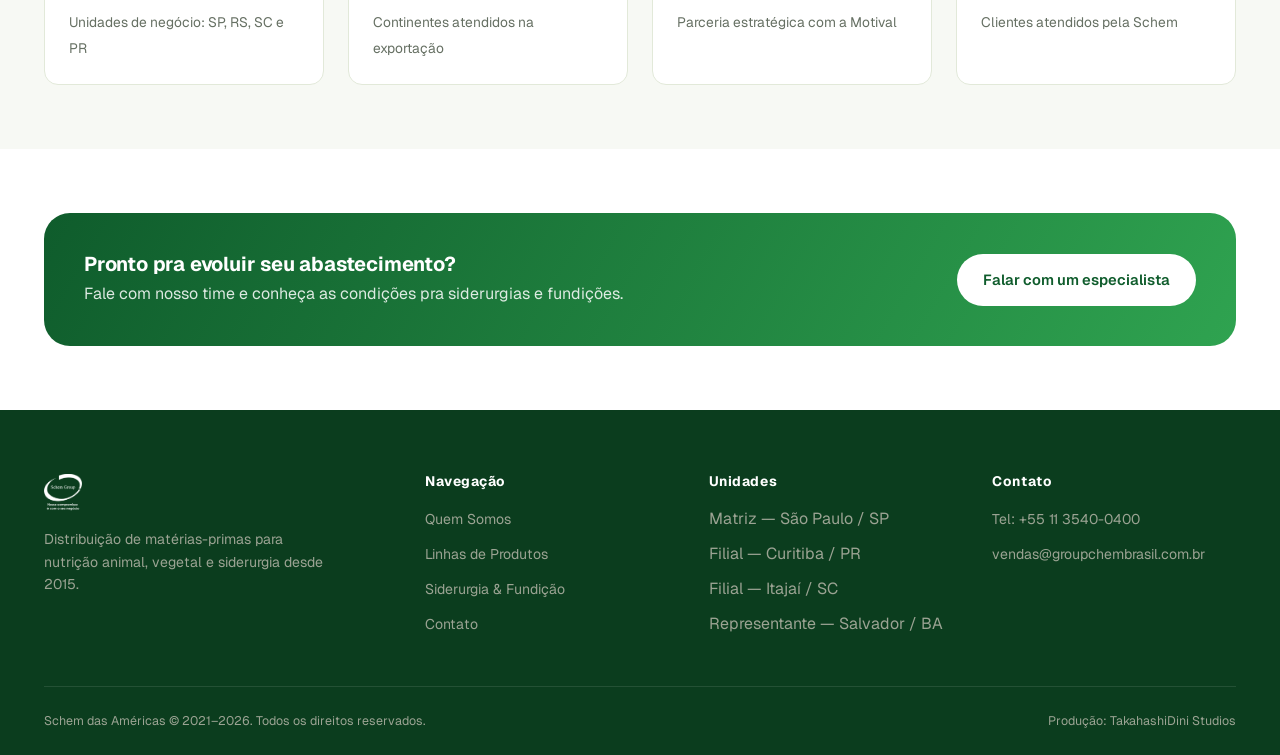
<file: siderurgia-e-fundicao.html>
<!DOCTYPE html>
<html lang="pt-BR">
<head>
<meta charset="UTF-8">
<meta name="viewport" content="width=device-width, initial-scale=1.0">
<title>Siderurgia &amp; Fundição — Schem</title>
<meta name="description" content="Ferro Molibdênio, Ferro Tungstênio, Cromo Metálico, Manganês Eletrolítico e Níquel Metálico Catodos para siderurgias e fundições de aços especiais.">
<link rel="canonical" href="https://jgdini.github.io/schem-chemicals-site/siderurgia-e-fundicao.html">
<link rel="icon" type="image/png" sizes="32x32" href="assets/img/favicon-32.png">
<link rel="icon" type="image/png" sizes="16x16" href="assets/img/favicon-16.png">
<link rel="apple-touch-icon" href="assets/img/apple-touch-icon.png">
<meta property="og:type" content="website">
<meta property="og:locale" content="pt_BR">
<meta property="og:title" content="Siderurgia &amp; Fundição — Schem">
<meta property="og:description" content="Ferro Molibdênio, Ferro Tungstênio, Cromo Metálico, Manganês Eletrolítico e Níquel Metálico Catodos para siderurgias e fundições de aços especiais.">
<meta property="og:url" content="https://jgdini.github.io/schem-chemicals-site/siderurgia-e-fundicao.html">
<meta property="og:image" content="https://jgdini.github.io/schem-chemicals-site/assets/img/schem-icon.png">
<meta name="twitter:card" content="summary">
<meta name="twitter:title" content="Siderurgia &amp; Fundição — Schem">
<meta name="twitter:description" content="Ferro Molibdênio, Ferro Tungstênio, Cromo Metálico, Manganês Eletrolítico e Níquel Metálico Catodos para siderurgias e fundições de aços especiais.">
<meta name="twitter:image" content="https://jgdini.github.io/schem-chemicals-site/assets/img/schem-icon.png">
<link rel="preconnect" href="https://fonts.googleapis.com">
<link rel="preconnect" href="https://fonts.gstatic.com" crossorigin>
<link href="https://fonts.googleapis.com/css2?family=Geist:wght@400;500;600;700;800&amp;family=Geist+Mono:wght@400;500&amp;display=swap" rel="stylesheet">
<link rel="stylesheet" href="assets/css/style.css">
</head>
<body>
<a class="skip-link" href="#main">Pular para o conteúdo</a>

<header class="site-header">
  <div class="container">
    <a class="brand" href="index.html">
      <img src="assets/img/schem-icon.png" alt="Schem" class="brand__icon" width="42" height="42">
      <span class="brand__name"><strong>Schem</strong><span>Group Chem Brasil</span></span>
    </a>
    <nav class="main-nav" aria-label="Navegação principal">
      <ul class="main-nav__links">
        <li><a href="index.html">Início</a></li>
        <li><a href="quem-somos.html">Quem Somos</a></li>
        <li><a href="produtos.html">Linhas de Produtos</a></li>
        <li><a href="siderurgia-e-fundicao.html" class="is-active">Siderurgia &amp; Fundição</a></li>
        <li><a href="contato.html">Contato</a></li>
      </ul>
      <div class="nav-lang"><a href="siderurgia-e-fundicao.html" class="is-active">PT</a>
      <a href="en/siderurgia-e-fundicao.html">EN</a></div>
    </nav>
    <button class="nav-toggle" aria-label="Abrir menu" aria-expanded="false"><span></span></button>
  </div>
</header>

<main id="main">

  <section class="page-hero">
    <div class="hero__bg" aria-hidden="true"></div>
    <div class="hero__field" aria-hidden="true"></div>
    <div class="container page-hero__content">
      <span class="breadcrumb"><a href="index.html">Início</a> / Siderurgia &amp; Fundição</span>
      <h1>Nossa linha mais nova, com o rigor de sempre.</h1>
      <p>Tendo como carro-chefe o Ferro Molibdênio, suprimos siderurgias e fundições de aços especiais com a mesma excelência que entregamos aos nossos mais de 4 mil clientes.</p>
    </div>
  </section>

  <section class="section">
    <div class="container">
      <div class="section-head reveal">
        <span class="eyebrow">Sobre a linha</span>
        <h2>Abastecimento rápido, sem abrir mão da qualidade.</h2>
        <p>Por sermos um player representativo nos contratos de Trióxido de Molibdênio, ampliamos nossas cotas justamente para oferecer às siderurgias e fundições de aços especiais uma solução competitiva de abastecimento rápido. Nosso parceiro, a Motival, é hoje a maior referência de transformação de ferro-ligas no mercado nacional.</p>
      </div>
      <div class="segment-grid reveal-stagger">
        <div class="segment-card">
          <img src="assets/img/segments/siderurgia.jpg" alt="Ferro Molibdênio" loading="lazy">
          <span class="segment-card__label"><span>Carro-chefe</span><h3>Ferro Molibdênio</h3></span>
        </div>
        <div class="segment-card">
          <img src="assets/img/segments/siderurgia.jpg" alt="Ferro Tungstênio" loading="lazy">
          <span class="segment-card__label"><span>Liga especial</span><h3>Ferro Tungstênio</h3></span>
        </div>
        <div class="segment-card">
          <img src="assets/img/segments/siderurgia.jpg" alt="Cromo Metálico" loading="lazy">
          <span class="segment-card__label"><span>Liga especial</span><h3>Cromo Metálico</h3></span>
        </div>
        <div class="segment-card">
          <img src="assets/img/segments/siderurgia.jpg" alt="Manganês Eletrolítico" loading="lazy">
          <span class="segment-card__label"><span>Liga especial</span><h3>Manganês Eletrolítico</h3></span>
        </div>
        <div class="segment-card">
          <img src="assets/img/segments/siderurgia.jpg" alt="Níquel Metálico Catodos" loading="lazy">
          <span class="segment-card__label"><span>Liga especial</span><h3>Níquel Metálico Catodos</h3></span>
        </div>
      </div>
    </div>
  </section>

  <section class="section section--tint">
    <div class="container">
      <div class="stat-strip reveal-stagger">
        <div class="stat-card"><strong>4</strong><span>Unidades de negócio: SP, RS, SC e PR</span></div>
        <div class="stat-card"><strong>3</strong><span>Continentes atendidos na exportação</span></div>
        <div class="stat-card"><strong>1</strong><span>Parceria estratégica com a Motival</span></div>
        <div class="stat-card"><strong>+4mil</strong><span>Clientes atendidos pela Schem</span></div>
      </div>
    </div>
  </section>

  <section class="section">
    <div class="container">
      <div class="cta-band reveal">
        <div>
          <h2>Pronto pra evoluir seu abastecimento?</h2>
          <p>Fale com nosso time e conheça as condições pra siderurgias e fundições.</p>
        </div>
        <div class="hero__actions" style="margin-top: 0;">
          <a class="btn btn--earth" href="contato.html">Falar com um especialista</a>
        </div>
      </div>
    </div>
  </section>

</main>

<footer class="site-footer">
  <div class="container">
    <div class="footer-grid">
      <div>
        <a class="brand" href="index.html" style="margin-bottom: 1rem;">
          <img src="assets/img/schem-icon.png" alt="Schem" class="brand__icon" width="36" height="36" style="filter: brightness(0) invert(1);">
        </a>
        <p style="max-width: 32ch; font-size: 0.88rem;">Distribuição de matérias-primas para nutrição animal, vegetal e siderurgia desde 2015.</p>
      </div>
      <div>
        <h4>Navegação</h4>
        <ul>
          <li><a href="quem-somos.html">Quem Somos</a></li>
          <li><a href="produtos.html">Linhas de Produtos</a></li>
          <li><a href="siderurgia-e-fundicao.html">Siderurgia &amp; Fundição</a></li>
          <li><a href="contato.html">Contato</a></li>
        </ul>
      </div>
      <div>
        <h4>Unidades</h4>
        <ul>
          <li>Matriz — São Paulo / SP</li>
          <li>Filial — Curitiba / PR</li>
          <li>Filial — Itajaí / SC</li>
          <li>Representante — Salvador / BA</li>
        </ul>
      </div>
      <div>
        <h4>Contato</h4>
        <ul>
          <li><a href="tel:+551135400400">Tel: +55 11 3540-0400</a></li>
          <li><a href="mailto:vendas@groupchembrasil.com.br">vendas@groupchembrasil.com.br</a></li>
        </ul>
      </div>
    </div>
    <div class="footer-bottom">
      <span>Schem das Américas © 2021–2026. Todos os direitos reservados.</span>
      <span>Produção: TakahashiDini Studios</span>
    </div>
  </div>
</footer>

<script src="assets/js/main.js"></script>
</body>
</html>
</file>
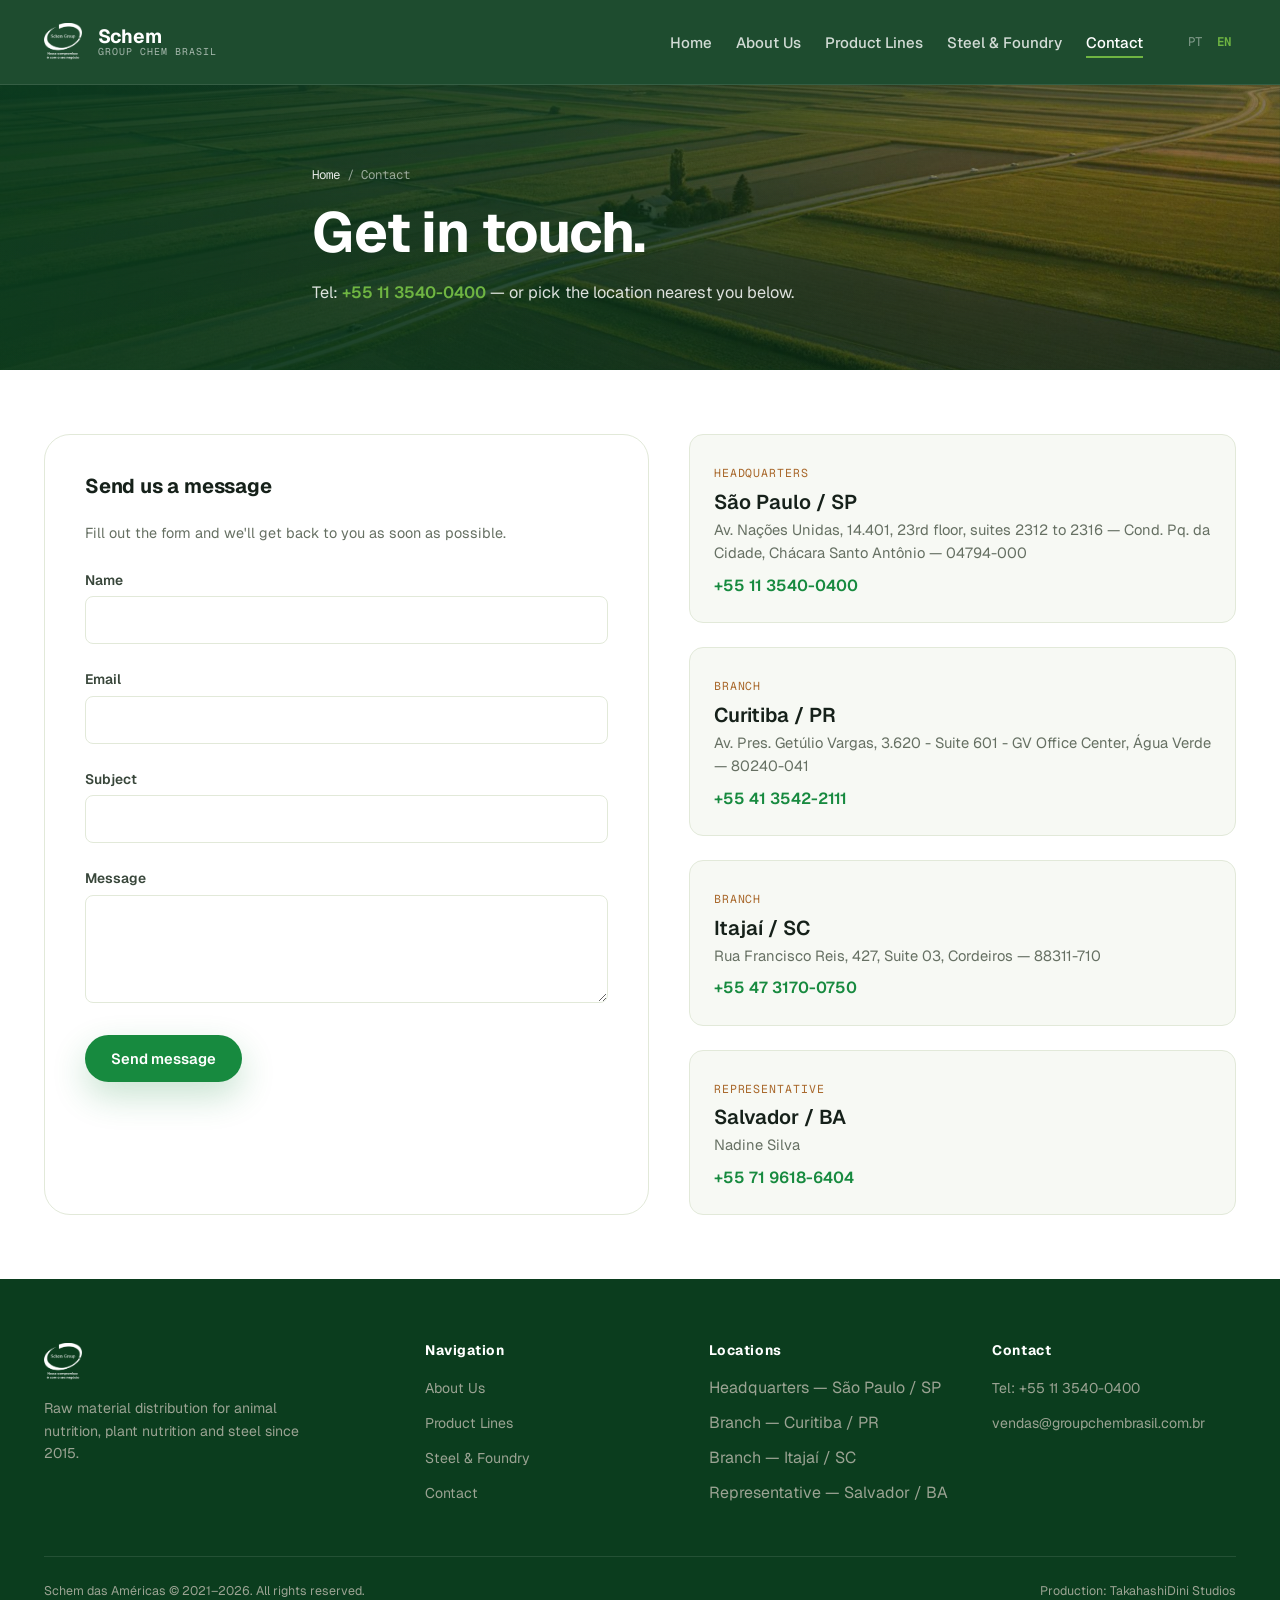
<file: en/contato.html>
<!DOCTYPE html>
<html lang="en">
<head>
<meta charset="UTF-8">
<meta name="viewport" content="width=device-width, initial-scale=1.0">
<title>Contact — Schem</title>
<meta name="description" content="Talk to Schem — headquarters in São Paulo, branches in Curitiba and Itajaí, representative in Salvador.">
<link rel="canonical" href="https://jgdini.github.io/schem-chemicals-site/en/contato.html">
<link rel="icon" type="image/png" sizes="32x32" href="../assets/img/favicon-32.png">
<link rel="icon" type="image/png" sizes="16x16" href="../assets/img/favicon-16.png">
<link rel="apple-touch-icon" href="../assets/img/apple-touch-icon.png">
<meta property="og:type" content="website">
<meta property="og:locale" content="en_US">
<meta property="og:title" content="Contact — Schem">
<meta property="og:description" content="Talk to Schem — headquarters in São Paulo, branches in Curitiba and Itajaí, representative in Salvador.">
<meta property="og:url" content="https://jgdini.github.io/schem-chemicals-site/en/contato.html">
<meta property="og:image" content="https://jgdini.github.io/schem-chemicals-site/assets/img/schem-icon.png">
<meta name="twitter:card" content="summary">
<meta name="twitter:title" content="Contact — Schem">
<meta name="twitter:description" content="Talk to Schem — headquarters in São Paulo, branches in Curitiba and Itajaí, representative in Salvador.">
<meta name="twitter:image" content="https://jgdini.github.io/schem-chemicals-site/assets/img/schem-icon.png">
<link rel="preconnect" href="https://fonts.googleapis.com">
<link rel="preconnect" href="https://fonts.gstatic.com" crossorigin>
<link href="https://fonts.googleapis.com/css2?family=Geist:wght@400;500;600;700;800&amp;family=Geist+Mono:wght@400;500&amp;display=swap" rel="stylesheet">
<link rel="stylesheet" href="../assets/css/style.css">
</head>
<body>
<a class="skip-link" href="#main">Skip to content</a>

<header class="site-header">
  <div class="container">
    <a class="brand" href="index.html">
      <img src="../assets/img/schem-icon.png" alt="Schem" class="brand__icon" width="42" height="42">
      <span class="brand__name"><strong>Schem</strong><span>Group Chem Brasil</span></span>
    </a>
    <nav class="main-nav" aria-label="Main navigation">
      <ul class="main-nav__links">
        <li><a href="index.html">Home</a></li>
        <li><a href="quem-somos.html">About Us</a></li>
        <li><a href="produtos.html">Product Lines</a></li>
        <li><a href="siderurgia-e-fundicao.html">Steel &amp; Foundry</a></li>
        <li><a href="contato.html" class="is-active">Contact</a></li>
      </ul>
      <div class="nav-lang"><a href="../contato.html">PT</a>
      <a href="contato.html" class="is-active">EN</a></div>
    </nav>
    <button class="nav-toggle" aria-label="Open menu" aria-expanded="false"><span></span></button>
  </div>
</header>

<main id="main">

  <section class="page-hero">
    <div class="hero__bg" aria-hidden="true"></div>
    <div class="hero__field" aria-hidden="true"></div>
    <div class="container page-hero__content">
      <span class="breadcrumb"><a href="index.html">Home</a> / Contact</span>
      <h1>Get in touch.</h1>
      <p>Tel: <a href="tel:+551135400400" style="color: var(--green-400); font-weight: 600;">+55 11 3540-0400</a> — or pick the location nearest you below.</p>
    </div>
  </section>

  <section class="section">
    <div class="container">
      <div class="contact-grid">
        <form class="contact-form reveal" onsubmit="return false;">
          <h2 style="font-size: var(--fs-h3); margin-bottom: var(--sp-3);">Send us a message</h2>
          <p style="color: var(--ink-500); font-size: 0.9rem; margin-bottom: var(--sp-3);">Fill out the form and we'll get back to you as soon as possible.</p>
          <div class="form-row">
            <label for="name">Name</label>
            <input type="text" id="name" name="name" required>
          </div>
          <div class="form-row">
            <label for="email">Email</label>
            <input type="email" id="email" name="email" required>
          </div>
          <div class="form-row">
            <label for="subject">Subject</label>
            <input type="text" id="subject" name="subject">
          </div>
          <div class="form-row">
            <label for="message">Message</label>
            <textarea id="message" name="message" rows="4"></textarea>
          </div>
          <button type="submit" class="btn btn--green">Send message</button>
        </form>

        <div class="address-list reveal">
          <div class="address-card">
            <span class="address-card__tag">Headquarters</span>
            <h3>São Paulo / SP</h3>
            <p>Av. Nações Unidas, 14.401, 23rd floor, suites 2312 to 2316 — Cond. Pq. da Cidade, Chácara Santo Antônio — 04794-000</p>
            <a href="tel:+551135400400">+55 11 3540-0400</a>
          </div>
          <div class="address-card">
            <span class="address-card__tag">Branch</span>
            <h3>Curitiba / PR</h3>
            <p>Av. Pres. Getúlio Vargas, 3.620 - Suite 601 - GV Office Center, Água Verde — 80240-041</p>
            <a href="tel:+554135422111">+55 41 3542-2111</a>
          </div>
          <div class="address-card">
            <span class="address-card__tag">Branch</span>
            <h3>Itajaí / SC</h3>
            <p>Rua Francisco Reis, 427, Suite 03, Cordeiros — 88311-710</p>
            <a href="tel:+554731700750">+55 47 3170-0750</a>
          </div>
          <div class="address-card">
            <span class="address-card__tag">Representative</span>
            <h3>Salvador / BA</h3>
            <p>Nadine Silva</p>
            <a href="tel:+557196186404">+55 71 9618-6404</a>
          </div>
        </div>
      </div>
    </div>
  </section>

</main>

<footer class="site-footer">
  <div class="container">
    <div class="footer-grid">
      <div>
        <a class="brand" href="index.html" style="margin-bottom: 1rem;">
          <img src="../assets/img/schem-icon.png" alt="Schem" class="brand__icon" width="36" height="36" style="filter: brightness(0) invert(1);">
        </a>
        <p style="max-width: 32ch; font-size: 0.88rem;">Raw material distribution for animal nutrition, plant nutrition and steel since 2015.</p>
      </div>
      <div>
        <h4>Navigation</h4>
        <ul>
          <li><a href="quem-somos.html">About Us</a></li>
          <li><a href="produtos.html">Product Lines</a></li>
          <li><a href="siderurgia-e-fundicao.html">Steel &amp; Foundry</a></li>
          <li><a href="contato.html">Contact</a></li>
        </ul>
      </div>
      <div>
        <h4>Locations</h4>
        <ul>
          <li>Headquarters — São Paulo / SP</li>
          <li>Branch — Curitiba / PR</li>
          <li>Branch — Itajaí / SC</li>
          <li>Representative — Salvador / BA</li>
        </ul>
      </div>
      <div>
        <h4>Contact</h4>
        <ul>
          <li><a href="tel:+551135400400">Tel: +55 11 3540-0400</a></li>
          <li><a href="mailto:vendas@groupchembrasil.com.br">vendas@groupchembrasil.com.br</a></li>
        </ul>
      </div>
    </div>
    <div class="footer-bottom">
      <span>Schem das Américas © 2021–2026. All rights reserved.</span>
      <span>Production: TakahashiDini Studios</span>
    </div>
  </div>
</footer>

<script src="../assets/js/main.js"></script>
</body>
</html>
</file>
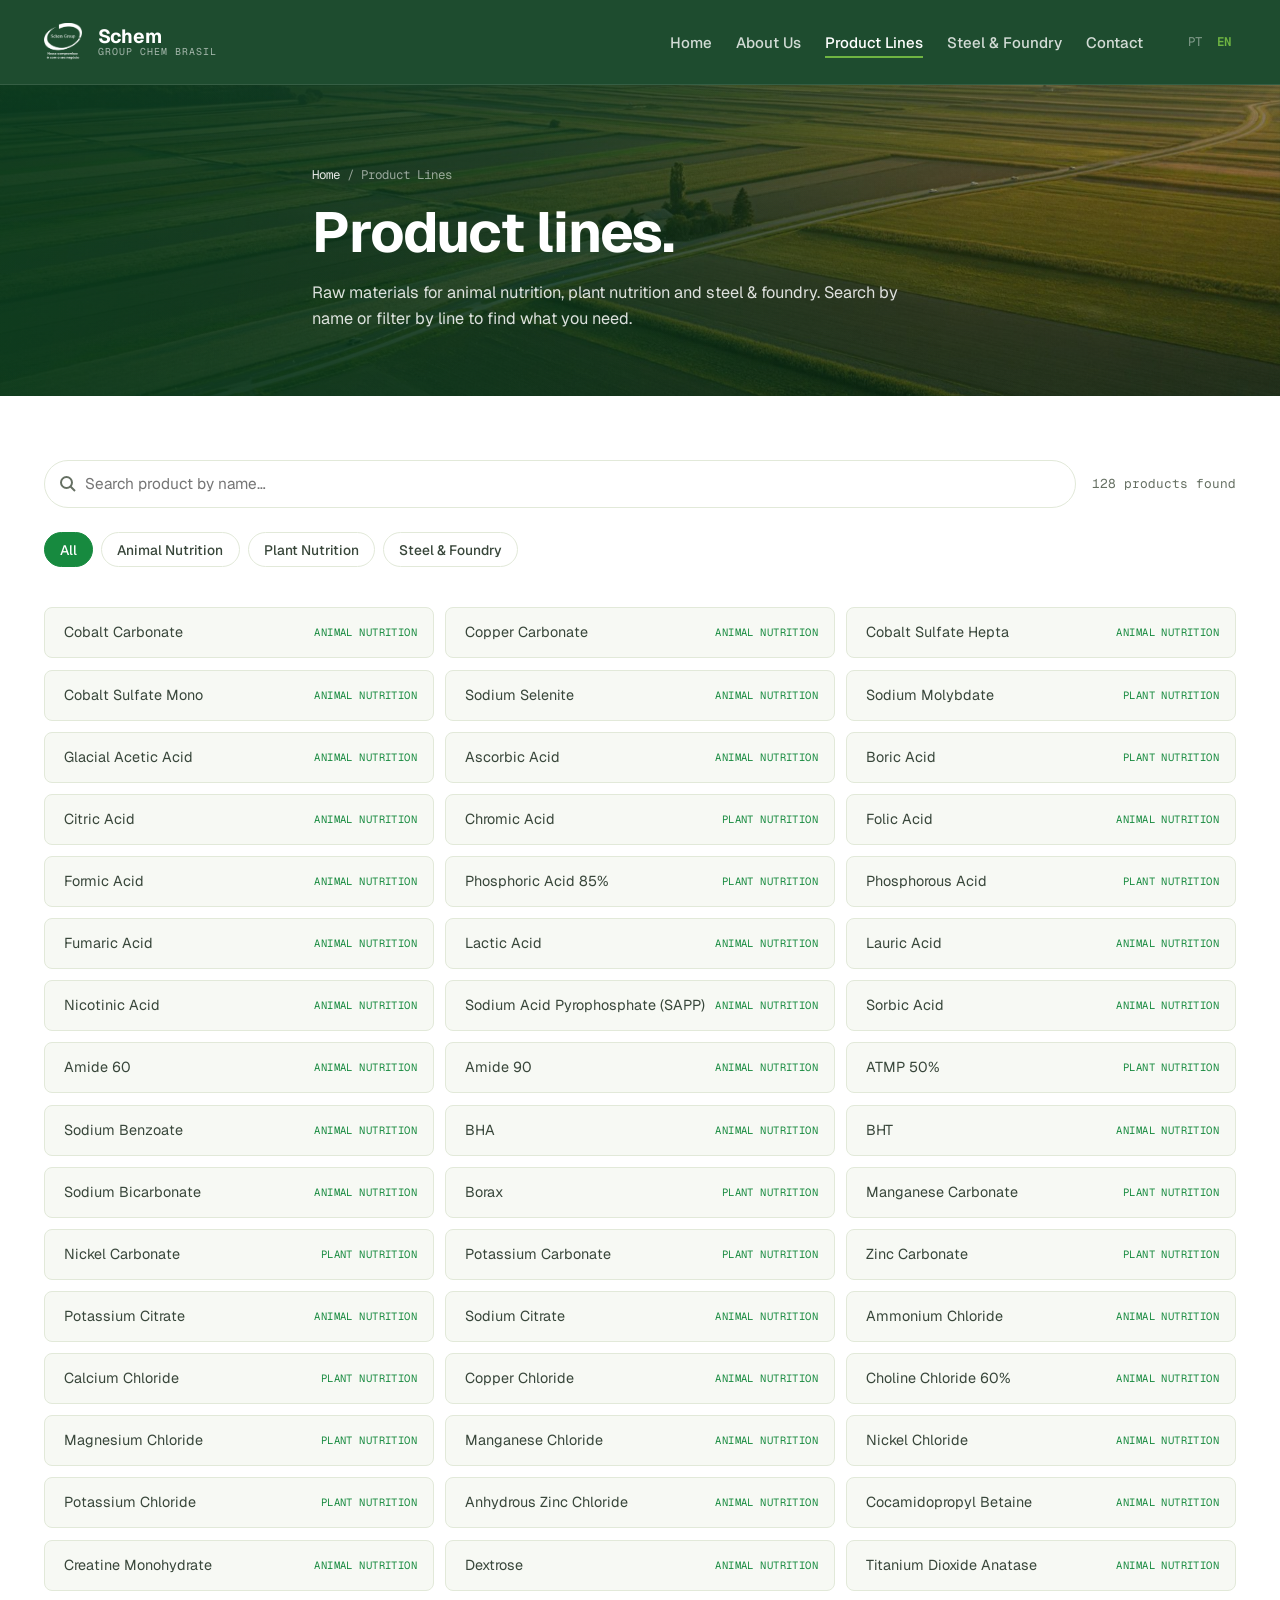
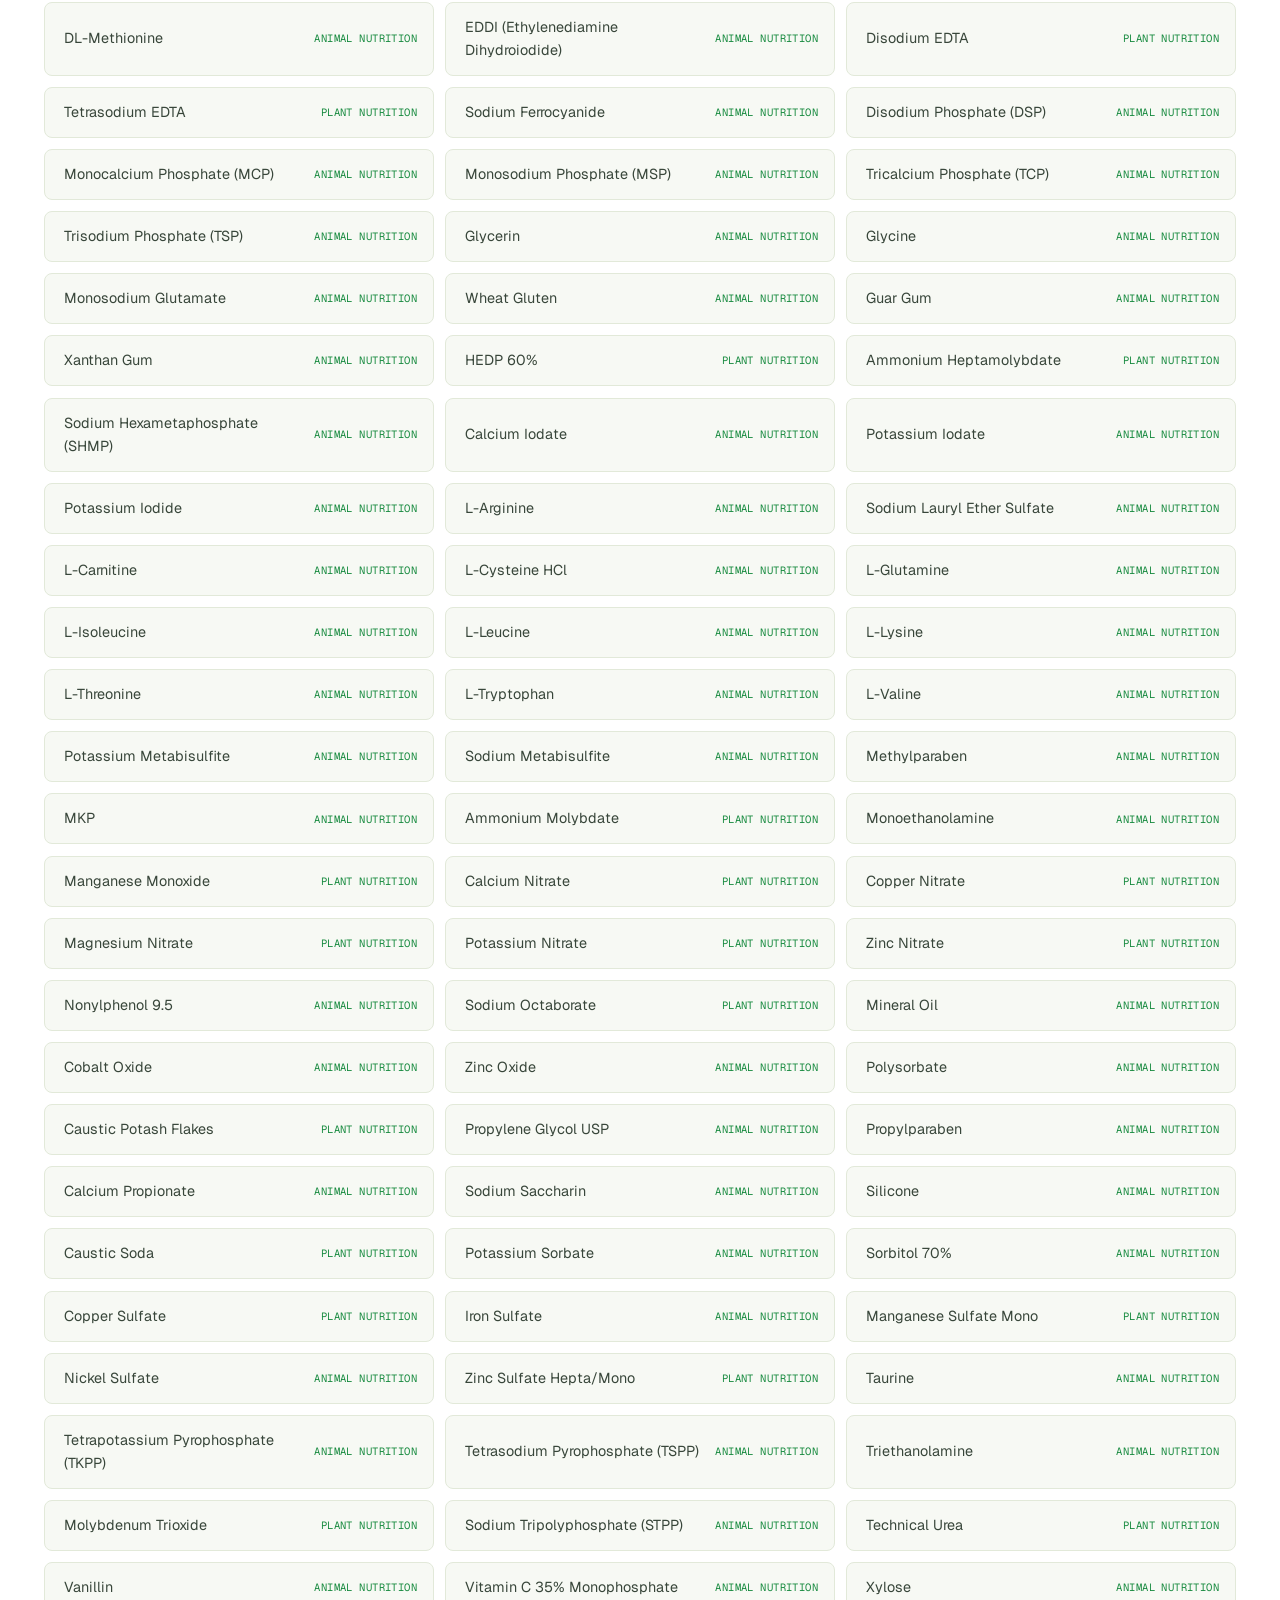
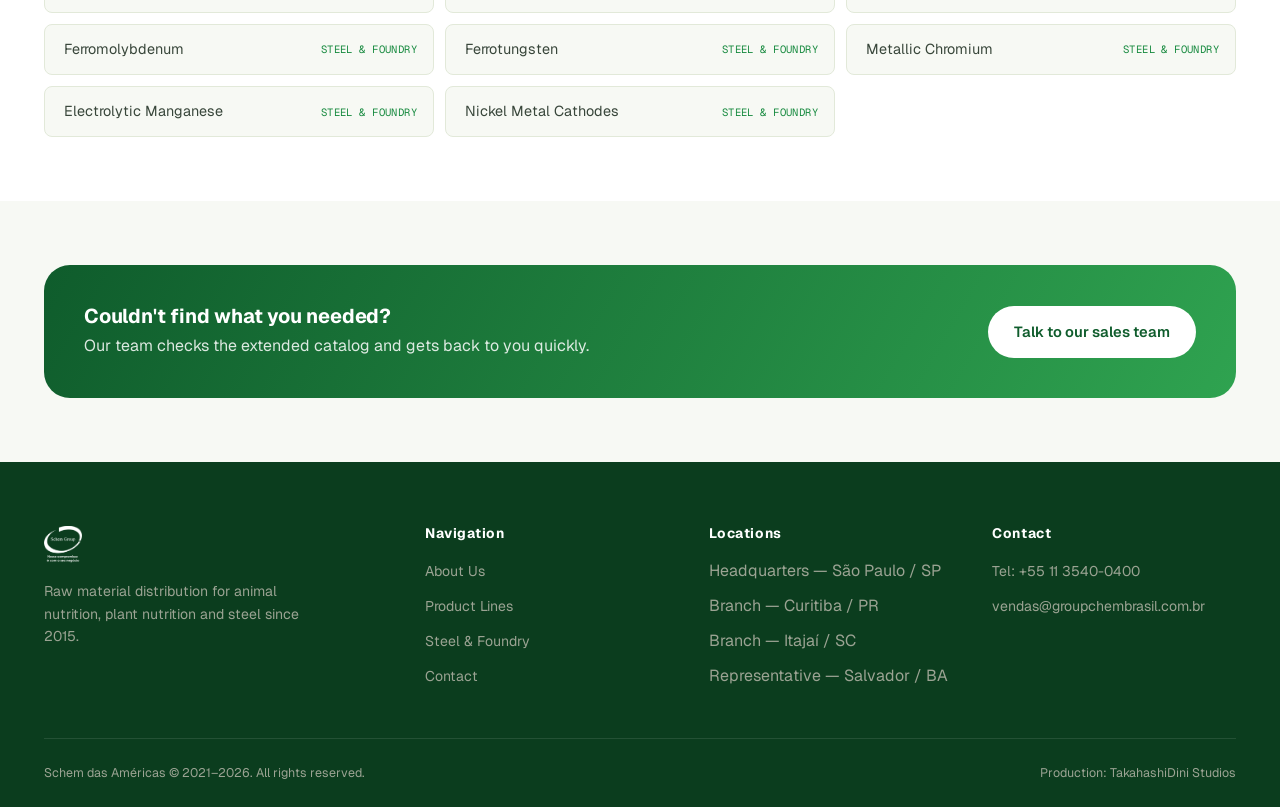
<file: en/produtos.html>
<!DOCTYPE html>
<html lang="en">
<head>
<meta charset="UTF-8">
<meta name="viewport" content="width=device-width, initial-scale=1.0">
<title>Product Lines — Schem</title>
<meta name="description" content="Searchable catalog of 128+ raw materials from Schem, filterable by line: Animal Nutrition, Plant Nutrition and Steel &amp; Foundry.">
<link rel="canonical" href="https://jgdini.github.io/schem-chemicals-site/en/produtos.html">
<link rel="icon" type="image/png" sizes="32x32" href="../assets/img/favicon-32.png">
<link rel="icon" type="image/png" sizes="16x16" href="../assets/img/favicon-16.png">
<link rel="apple-touch-icon" href="../assets/img/apple-touch-icon.png">
<meta property="og:type" content="website">
<meta property="og:locale" content="en_US">
<meta property="og:title" content="Product Lines — Schem">
<meta property="og:description" content="Searchable catalog of 128+ raw materials from Schem, filterable by line: Animal Nutrition, Plant Nutrition and Steel &amp; Foundry.">
<meta property="og:url" content="https://jgdini.github.io/schem-chemicals-site/en/produtos.html">
<meta property="og:image" content="https://jgdini.github.io/schem-chemicals-site/assets/img/schem-icon.png">
<meta name="twitter:card" content="summary">
<meta name="twitter:title" content="Product Lines — Schem">
<meta name="twitter:description" content="Searchable catalog of 128+ raw materials from Schem, filterable by line: Animal Nutrition, Plant Nutrition and Steel &amp; Foundry.">
<meta name="twitter:image" content="https://jgdini.github.io/schem-chemicals-site/assets/img/schem-icon.png">
<link rel="preconnect" href="https://fonts.googleapis.com">
<link rel="preconnect" href="https://fonts.gstatic.com" crossorigin>
<link href="https://fonts.googleapis.com/css2?family=Geist:wght@400;500;600;700;800&amp;family=Geist+Mono:wght@400;500&amp;display=swap" rel="stylesheet">
<link rel="stylesheet" href="../assets/css/style.css">
</head>
<body>
<a class="skip-link" href="#main">Skip to content</a>

<header class="site-header">
  <div class="container">
    <a class="brand" href="index.html">
      <img src="../assets/img/schem-icon.png" alt="Schem" class="brand__icon" width="42" height="42">
      <span class="brand__name"><strong>Schem</strong><span>Group Chem Brasil</span></span>
    </a>
    <nav class="main-nav" aria-label="Main navigation">
      <ul class="main-nav__links">
        <li><a href="index.html">Home</a></li>
        <li><a href="quem-somos.html">About Us</a></li>
        <li><a href="produtos.html" class="is-active">Product Lines</a></li>
        <li><a href="siderurgia-e-fundicao.html">Steel &amp; Foundry</a></li>
        <li><a href="contato.html">Contact</a></li>
      </ul>
      <div class="nav-lang"><a href="../produtos.html">PT</a>
      <a href="produtos.html" class="is-active">EN</a></div>
    </nav>
    <button class="nav-toggle" aria-label="Open menu" aria-expanded="false"><span></span></button>
  </div>
</header>

<main id="main">

  <section class="page-hero">
    <div class="hero__bg" aria-hidden="true"></div>
    <div class="hero__field" aria-hidden="true"></div>
    <div class="container page-hero__content">
      <span class="breadcrumb"><a href="index.html">Home</a> / Product Lines</span>
      <h1>Product lines.</h1>
      <p>Raw materials for animal nutrition, plant nutrition and steel &amp; foundry. Search by name or filter by line to find what you need.</p>
    </div>
  </section>

  <section class="section">
    <div class="container">
      <div class="catalog-toolbar reveal">
        <div class="catalog-search">
          <input type="text" placeholder="Search product by name…" data-catalog-search aria-label="Search product">
        </div>
        <span class="catalog-count-wrap" style="font-family: var(--font-mono); font-size: 0.8rem; color: var(--ink-500);"><span data-catalog-count>128</span> products found</span>
      </div>
      <div class="catalog-filters reveal">
        <button class="chip is-active" data-catalog-chip="all">All</button>
        <button class="chip" data-catalog-chip="animal" id="animal">Animal Nutrition</button>
        <button class="chip" data-catalog-chip="vegetal" id="vegetal">Plant Nutrition</button>
        <button class="chip" data-catalog-chip="siderurgia" id="siderurgia">Steel &amp; Foundry</button>
      </div>
      <div class="catalog-grid" data-catalog>
          <div class="catalog-item" data-name="Cobalt Carbonate" data-segment="animal">
            <span>Cobalt Carbonate</span>
            <span class="tag">Animal Nutrition</span>
          </div>
          <div class="catalog-item" data-name="Copper Carbonate" data-segment="animal">
            <span>Copper Carbonate</span>
            <span class="tag">Animal Nutrition</span>
          </div>
          <div class="catalog-item" data-name="Cobalt Sulfate Hepta" data-segment="animal">
            <span>Cobalt Sulfate Hepta</span>
            <span class="tag">Animal Nutrition</span>
          </div>
          <div class="catalog-item" data-name="Cobalt Sulfate Mono" data-segment="animal">
            <span>Cobalt Sulfate Mono</span>
            <span class="tag">Animal Nutrition</span>
          </div>
          <div class="catalog-item" data-name="Sodium Selenite" data-segment="animal">
            <span>Sodium Selenite</span>
            <span class="tag">Animal Nutrition</span>
          </div>
          <div class="catalog-item" data-name="Sodium Molybdate" data-segment="vegetal">
            <span>Sodium Molybdate</span>
            <span class="tag">Plant Nutrition</span>
          </div>
          <div class="catalog-item" data-name="Glacial Acetic Acid" data-segment="animal">
            <span>Glacial Acetic Acid</span>
            <span class="tag">Animal Nutrition</span>
          </div>
          <div class="catalog-item" data-name="Ascorbic Acid" data-segment="animal">
            <span>Ascorbic Acid</span>
            <span class="tag">Animal Nutrition</span>
          </div>
          <div class="catalog-item" data-name="Boric Acid" data-segment="vegetal">
            <span>Boric Acid</span>
            <span class="tag">Plant Nutrition</span>
          </div>
          <div class="catalog-item" data-name="Citric Acid" data-segment="animal">
            <span>Citric Acid</span>
            <span class="tag">Animal Nutrition</span>
          </div>
          <div class="catalog-item" data-name="Chromic Acid" data-segment="vegetal">
            <span>Chromic Acid</span>
            <span class="tag">Plant Nutrition</span>
          </div>
          <div class="catalog-item" data-name="Folic Acid" data-segment="animal">
            <span>Folic Acid</span>
            <span class="tag">Animal Nutrition</span>
          </div>
          <div class="catalog-item" data-name="Formic Acid" data-segment="animal">
            <span>Formic Acid</span>
            <span class="tag">Animal Nutrition</span>
          </div>
          <div class="catalog-item" data-name="Phosphoric Acid 85%" data-segment="vegetal">
            <span>Phosphoric Acid 85%</span>
            <span class="tag">Plant Nutrition</span>
          </div>
          <div class="catalog-item" data-name="Phosphorous Acid" data-segment="vegetal">
            <span>Phosphorous Acid</span>
            <span class="tag">Plant Nutrition</span>
          </div>
          <div class="catalog-item" data-name="Fumaric Acid" data-segment="animal">
            <span>Fumaric Acid</span>
            <span class="tag">Animal Nutrition</span>
          </div>
          <div class="catalog-item" data-name="Lactic Acid" data-segment="animal">
            <span>Lactic Acid</span>
            <span class="tag">Animal Nutrition</span>
          </div>
          <div class="catalog-item" data-name="Lauric Acid" data-segment="animal">
            <span>Lauric Acid</span>
            <span class="tag">Animal Nutrition</span>
          </div>
          <div class="catalog-item" data-name="Nicotinic Acid" data-segment="animal">
            <span>Nicotinic Acid</span>
            <span class="tag">Animal Nutrition</span>
          </div>
          <div class="catalog-item" data-name="Sodium Acid Pyrophosphate (SAPP)" data-segment="animal">
            <span>Sodium Acid Pyrophosphate (SAPP)</span>
            <span class="tag">Animal Nutrition</span>
          </div>
          <div class="catalog-item" data-name="Sorbic Acid" data-segment="animal">
            <span>Sorbic Acid</span>
            <span class="tag">Animal Nutrition</span>
          </div>
          <div class="catalog-item" data-name="Amide 60" data-segment="animal">
            <span>Amide 60</span>
            <span class="tag">Animal Nutrition</span>
          </div>
          <div class="catalog-item" data-name="Amide 90" data-segment="animal">
            <span>Amide 90</span>
            <span class="tag">Animal Nutrition</span>
          </div>
          <div class="catalog-item" data-name="ATMP 50%" data-segment="vegetal">
            <span>ATMP 50%</span>
            <span class="tag">Plant Nutrition</span>
          </div>
          <div class="catalog-item" data-name="Sodium Benzoate" data-segment="animal">
            <span>Sodium Benzoate</span>
            <span class="tag">Animal Nutrition</span>
          </div>
          <div class="catalog-item" data-name="BHA" data-segment="animal">
            <span>BHA</span>
            <span class="tag">Animal Nutrition</span>
          </div>
          <div class="catalog-item" data-name="BHT" data-segment="animal">
            <span>BHT</span>
            <span class="tag">Animal Nutrition</span>
          </div>
          <div class="catalog-item" data-name="Sodium Bicarbonate" data-segment="animal">
            <span>Sodium Bicarbonate</span>
            <span class="tag">Animal Nutrition</span>
          </div>
          <div class="catalog-item" data-name="Borax" data-segment="vegetal">
            <span>Borax</span>
            <span class="tag">Plant Nutrition</span>
          </div>
          <div class="catalog-item" data-name="Manganese Carbonate" data-segment="vegetal">
            <span>Manganese Carbonate</span>
            <span class="tag">Plant Nutrition</span>
          </div>
          <div class="catalog-item" data-name="Nickel Carbonate" data-segment="vegetal">
            <span>Nickel Carbonate</span>
            <span class="tag">Plant Nutrition</span>
          </div>
          <div class="catalog-item" data-name="Potassium Carbonate" data-segment="vegetal">
            <span>Potassium Carbonate</span>
            <span class="tag">Plant Nutrition</span>
          </div>
          <div class="catalog-item" data-name="Zinc Carbonate" data-segment="vegetal">
            <span>Zinc Carbonate</span>
            <span class="tag">Plant Nutrition</span>
          </div>
          <div class="catalog-item" data-name="Potassium Citrate" data-segment="animal">
            <span>Potassium Citrate</span>
            <span class="tag">Animal Nutrition</span>
          </div>
          <div class="catalog-item" data-name="Sodium Citrate" data-segment="animal">
            <span>Sodium Citrate</span>
            <span class="tag">Animal Nutrition</span>
          </div>
          <div class="catalog-item" data-name="Ammonium Chloride" data-segment="animal">
            <span>Ammonium Chloride</span>
            <span class="tag">Animal Nutrition</span>
          </div>
          <div class="catalog-item" data-name="Calcium Chloride" data-segment="vegetal">
            <span>Calcium Chloride</span>
            <span class="tag">Plant Nutrition</span>
          </div>
          <div class="catalog-item" data-name="Copper Chloride" data-segment="animal">
            <span>Copper Chloride</span>
            <span class="tag">Animal Nutrition</span>
          </div>
          <div class="catalog-item" data-name="Choline Chloride 60%" data-segment="animal">
            <span>Choline Chloride 60%</span>
            <span class="tag">Animal Nutrition</span>
          </div>
          <div class="catalog-item" data-name="Magnesium Chloride" data-segment="vegetal">
            <span>Magnesium Chloride</span>
            <span class="tag">Plant Nutrition</span>
          </div>
          <div class="catalog-item" data-name="Manganese Chloride" data-segment="animal">
            <span>Manganese Chloride</span>
            <span class="tag">Animal Nutrition</span>
          </div>
          <div class="catalog-item" data-name="Nickel Chloride" data-segment="animal">
            <span>Nickel Chloride</span>
            <span class="tag">Animal Nutrition</span>
          </div>
          <div class="catalog-item" data-name="Potassium Chloride" data-segment="vegetal">
            <span>Potassium Chloride</span>
            <span class="tag">Plant Nutrition</span>
          </div>
          <div class="catalog-item" data-name="Anhydrous Zinc Chloride" data-segment="animal">
            <span>Anhydrous Zinc Chloride</span>
            <span class="tag">Animal Nutrition</span>
          </div>
          <div class="catalog-item" data-name="Cocamidopropyl Betaine" data-segment="animal">
            <span>Cocamidopropyl Betaine</span>
            <span class="tag">Animal Nutrition</span>
          </div>
          <div class="catalog-item" data-name="Creatine Monohydrate" data-segment="animal">
            <span>Creatine Monohydrate</span>
            <span class="tag">Animal Nutrition</span>
          </div>
          <div class="catalog-item" data-name="Dextrose" data-segment="animal">
            <span>Dextrose</span>
            <span class="tag">Animal Nutrition</span>
          </div>
          <div class="catalog-item" data-name="Titanium Dioxide Anatase" data-segment="animal">
            <span>Titanium Dioxide Anatase</span>
            <span class="tag">Animal Nutrition</span>
          </div>
          <div class="catalog-item" data-name="DL-Methionine" data-segment="animal">
            <span>DL-Methionine</span>
            <span class="tag">Animal Nutrition</span>
          </div>
          <div class="catalog-item" data-name="EDDI (Ethylenediamine Dihydroiodide)" data-segment="animal">
            <span>EDDI (Ethylenediamine Dihydroiodide)</span>
            <span class="tag">Animal Nutrition</span>
          </div>
          <div class="catalog-item" data-name="Disodium EDTA" data-segment="vegetal">
            <span>Disodium EDTA</span>
            <span class="tag">Plant Nutrition</span>
          </div>
          <div class="catalog-item" data-name="Tetrasodium EDTA" data-segment="vegetal">
            <span>Tetrasodium EDTA</span>
            <span class="tag">Plant Nutrition</span>
          </div>
          <div class="catalog-item" data-name="Sodium Ferrocyanide" data-segment="animal">
            <span>Sodium Ferrocyanide</span>
            <span class="tag">Animal Nutrition</span>
          </div>
          <div class="catalog-item" data-name="Disodium Phosphate (DSP)" data-segment="animal">
            <span>Disodium Phosphate (DSP)</span>
            <span class="tag">Animal Nutrition</span>
          </div>
          <div class="catalog-item" data-name="Monocalcium Phosphate (MCP)" data-segment="animal">
            <span>Monocalcium Phosphate (MCP)</span>
            <span class="tag">Animal Nutrition</span>
          </div>
          <div class="catalog-item" data-name="Monosodium Phosphate (MSP)" data-segment="animal">
            <span>Monosodium Phosphate (MSP)</span>
            <span class="tag">Animal Nutrition</span>
          </div>
          <div class="catalog-item" data-name="Tricalcium Phosphate (TCP)" data-segment="animal">
            <span>Tricalcium Phosphate (TCP)</span>
            <span class="tag">Animal Nutrition</span>
          </div>
          <div class="catalog-item" data-name="Trisodium Phosphate (TSP)" data-segment="animal">
            <span>Trisodium Phosphate (TSP)</span>
            <span class="tag">Animal Nutrition</span>
          </div>
          <div class="catalog-item" data-name="Glycerin" data-segment="animal">
            <span>Glycerin</span>
            <span class="tag">Animal Nutrition</span>
          </div>
          <div class="catalog-item" data-name="Glycine" data-segment="animal">
            <span>Glycine</span>
            <span class="tag">Animal Nutrition</span>
          </div>
          <div class="catalog-item" data-name="Monosodium Glutamate" data-segment="animal">
            <span>Monosodium Glutamate</span>
            <span class="tag">Animal Nutrition</span>
          </div>
          <div class="catalog-item" data-name="Wheat Gluten" data-segment="animal">
            <span>Wheat Gluten</span>
            <span class="tag">Animal Nutrition</span>
          </div>
          <div class="catalog-item" data-name="Guar Gum" data-segment="animal">
            <span>Guar Gum</span>
            <span class="tag">Animal Nutrition</span>
          </div>
          <div class="catalog-item" data-name="Xanthan Gum" data-segment="animal">
            <span>Xanthan Gum</span>
            <span class="tag">Animal Nutrition</span>
          </div>
          <div class="catalog-item" data-name="HEDP 60%" data-segment="vegetal">
            <span>HEDP 60%</span>
            <span class="tag">Plant Nutrition</span>
          </div>
          <div class="catalog-item" data-name="Ammonium Heptamolybdate" data-segment="vegetal">
            <span>Ammonium Heptamolybdate</span>
            <span class="tag">Plant Nutrition</span>
          </div>
          <div class="catalog-item" data-name="Sodium Hexametaphosphate (SHMP)" data-segment="animal">
            <span>Sodium Hexametaphosphate (SHMP)</span>
            <span class="tag">Animal Nutrition</span>
          </div>
          <div class="catalog-item" data-name="Calcium Iodate" data-segment="animal">
            <span>Calcium Iodate</span>
            <span class="tag">Animal Nutrition</span>
          </div>
          <div class="catalog-item" data-name="Potassium Iodate" data-segment="animal">
            <span>Potassium Iodate</span>
            <span class="tag">Animal Nutrition</span>
          </div>
          <div class="catalog-item" data-name="Potassium Iodide" data-segment="animal">
            <span>Potassium Iodide</span>
            <span class="tag">Animal Nutrition</span>
          </div>
          <div class="catalog-item" data-name="L-Arginine" data-segment="animal">
            <span>L-Arginine</span>
            <span class="tag">Animal Nutrition</span>
          </div>
          <div class="catalog-item" data-name="Sodium Lauryl Ether Sulfate" data-segment="animal">
            <span>Sodium Lauryl Ether Sulfate</span>
            <span class="tag">Animal Nutrition</span>
          </div>
          <div class="catalog-item" data-name="L-Carnitine" data-segment="animal">
            <span>L-Carnitine</span>
            <span class="tag">Animal Nutrition</span>
          </div>
          <div class="catalog-item" data-name="L-Cysteine HCl" data-segment="animal">
            <span>L-Cysteine HCl</span>
            <span class="tag">Animal Nutrition</span>
          </div>
          <div class="catalog-item" data-name="L-Glutamine" data-segment="animal">
            <span>L-Glutamine</span>
            <span class="tag">Animal Nutrition</span>
          </div>
          <div class="catalog-item" data-name="L-Isoleucine" data-segment="animal">
            <span>L-Isoleucine</span>
            <span class="tag">Animal Nutrition</span>
          </div>
          <div class="catalog-item" data-name="L-Leucine" data-segment="animal">
            <span>L-Leucine</span>
            <span class="tag">Animal Nutrition</span>
          </div>
          <div class="catalog-item" data-name="L-Lysine" data-segment="animal">
            <span>L-Lysine</span>
            <span class="tag">Animal Nutrition</span>
          </div>
          <div class="catalog-item" data-name="L-Threonine" data-segment="animal">
            <span>L-Threonine</span>
            <span class="tag">Animal Nutrition</span>
          </div>
          <div class="catalog-item" data-name="L-Tryptophan" data-segment="animal">
            <span>L-Tryptophan</span>
            <span class="tag">Animal Nutrition</span>
          </div>
          <div class="catalog-item" data-name="L-Valine" data-segment="animal">
            <span>L-Valine</span>
            <span class="tag">Animal Nutrition</span>
          </div>
          <div class="catalog-item" data-name="Potassium Metabisulfite" data-segment="animal">
            <span>Potassium Metabisulfite</span>
            <span class="tag">Animal Nutrition</span>
          </div>
          <div class="catalog-item" data-name="Sodium Metabisulfite" data-segment="animal">
            <span>Sodium Metabisulfite</span>
            <span class="tag">Animal Nutrition</span>
          </div>
          <div class="catalog-item" data-name="Methylparaben" data-segment="animal">
            <span>Methylparaben</span>
            <span class="tag">Animal Nutrition</span>
          </div>
          <div class="catalog-item" data-name="MKP" data-segment="animal">
            <span>MKP</span>
            <span class="tag">Animal Nutrition</span>
          </div>
          <div class="catalog-item" data-name="Ammonium Molybdate" data-segment="vegetal">
            <span>Ammonium Molybdate</span>
            <span class="tag">Plant Nutrition</span>
          </div>
          <div class="catalog-item" data-name="Monoethanolamine" data-segment="animal">
            <span>Monoethanolamine</span>
            <span class="tag">Animal Nutrition</span>
          </div>
          <div class="catalog-item" data-name="Manganese Monoxide" data-segment="vegetal">
            <span>Manganese Monoxide</span>
            <span class="tag">Plant Nutrition</span>
          </div>
          <div class="catalog-item" data-name="Calcium Nitrate" data-segment="vegetal">
            <span>Calcium Nitrate</span>
            <span class="tag">Plant Nutrition</span>
          </div>
          <div class="catalog-item" data-name="Copper Nitrate" data-segment="vegetal">
            <span>Copper Nitrate</span>
            <span class="tag">Plant Nutrition</span>
          </div>
          <div class="catalog-item" data-name="Magnesium Nitrate" data-segment="vegetal">
            <span>Magnesium Nitrate</span>
            <span class="tag">Plant Nutrition</span>
          </div>
          <div class="catalog-item" data-name="Potassium Nitrate" data-segment="vegetal">
            <span>Potassium Nitrate</span>
            <span class="tag">Plant Nutrition</span>
          </div>
          <div class="catalog-item" data-name="Zinc Nitrate" data-segment="vegetal">
            <span>Zinc Nitrate</span>
            <span class="tag">Plant Nutrition</span>
          </div>
          <div class="catalog-item" data-name="Nonylphenol 9.5" data-segment="animal">
            <span>Nonylphenol 9.5</span>
            <span class="tag">Animal Nutrition</span>
          </div>
          <div class="catalog-item" data-name="Sodium Octaborate" data-segment="vegetal">
            <span>Sodium Octaborate</span>
            <span class="tag">Plant Nutrition</span>
          </div>
          <div class="catalog-item" data-name="Mineral Oil" data-segment="animal">
            <span>Mineral Oil</span>
            <span class="tag">Animal Nutrition</span>
          </div>
          <div class="catalog-item" data-name="Cobalt Oxide" data-segment="animal">
            <span>Cobalt Oxide</span>
            <span class="tag">Animal Nutrition</span>
          </div>
          <div class="catalog-item" data-name="Zinc Oxide" data-segment="animal">
            <span>Zinc Oxide</span>
            <span class="tag">Animal Nutrition</span>
          </div>
          <div class="catalog-item" data-name="Polysorbate" data-segment="animal">
            <span>Polysorbate</span>
            <span class="tag">Animal Nutrition</span>
          </div>
          <div class="catalog-item" data-name="Caustic Potash Flakes" data-segment="vegetal">
            <span>Caustic Potash Flakes</span>
            <span class="tag">Plant Nutrition</span>
          </div>
          <div class="catalog-item" data-name="Propylene Glycol USP" data-segment="animal">
            <span>Propylene Glycol USP</span>
            <span class="tag">Animal Nutrition</span>
          </div>
          <div class="catalog-item" data-name="Propylparaben" data-segment="animal">
            <span>Propylparaben</span>
            <span class="tag">Animal Nutrition</span>
          </div>
          <div class="catalog-item" data-name="Calcium Propionate" data-segment="animal">
            <span>Calcium Propionate</span>
            <span class="tag">Animal Nutrition</span>
          </div>
          <div class="catalog-item" data-name="Sodium Saccharin" data-segment="animal">
            <span>Sodium Saccharin</span>
            <span class="tag">Animal Nutrition</span>
          </div>
          <div class="catalog-item" data-name="Silicone" data-segment="animal">
            <span>Silicone</span>
            <span class="tag">Animal Nutrition</span>
          </div>
          <div class="catalog-item" data-name="Caustic Soda" data-segment="vegetal">
            <span>Caustic Soda</span>
            <span class="tag">Plant Nutrition</span>
          </div>
          <div class="catalog-item" data-name="Potassium Sorbate" data-segment="animal">
            <span>Potassium Sorbate</span>
            <span class="tag">Animal Nutrition</span>
          </div>
          <div class="catalog-item" data-name="Sorbitol 70%" data-segment="animal">
            <span>Sorbitol 70%</span>
            <span class="tag">Animal Nutrition</span>
          </div>
          <div class="catalog-item" data-name="Copper Sulfate" data-segment="vegetal">
            <span>Copper Sulfate</span>
            <span class="tag">Plant Nutrition</span>
          </div>
          <div class="catalog-item" data-name="Iron Sulfate" data-segment="animal">
            <span>Iron Sulfate</span>
            <span class="tag">Animal Nutrition</span>
          </div>
          <div class="catalog-item" data-name="Manganese Sulfate Mono" data-segment="vegetal">
            <span>Manganese Sulfate Mono</span>
            <span class="tag">Plant Nutrition</span>
          </div>
          <div class="catalog-item" data-name="Nickel Sulfate" data-segment="animal">
            <span>Nickel Sulfate</span>
            <span class="tag">Animal Nutrition</span>
          </div>
          <div class="catalog-item" data-name="Zinc Sulfate Hepta/Mono" data-segment="vegetal">
            <span>Zinc Sulfate Hepta/Mono</span>
            <span class="tag">Plant Nutrition</span>
          </div>
          <div class="catalog-item" data-name="Taurine" data-segment="animal">
            <span>Taurine</span>
            <span class="tag">Animal Nutrition</span>
          </div>
          <div class="catalog-item" data-name="Tetrapotassium Pyrophosphate (TKPP)" data-segment="animal">
            <span>Tetrapotassium Pyrophosphate (TKPP)</span>
            <span class="tag">Animal Nutrition</span>
          </div>
          <div class="catalog-item" data-name="Tetrasodium Pyrophosphate (TSPP)" data-segment="animal">
            <span>Tetrasodium Pyrophosphate (TSPP)</span>
            <span class="tag">Animal Nutrition</span>
          </div>
          <div class="catalog-item" data-name="Triethanolamine" data-segment="animal">
            <span>Triethanolamine</span>
            <span class="tag">Animal Nutrition</span>
          </div>
          <div class="catalog-item" data-name="Molybdenum Trioxide" data-segment="vegetal">
            <span>Molybdenum Trioxide</span>
            <span class="tag">Plant Nutrition</span>
          </div>
          <div class="catalog-item" data-name="Sodium Tripolyphosphate (STPP)" data-segment="animal">
            <span>Sodium Tripolyphosphate (STPP)</span>
            <span class="tag">Animal Nutrition</span>
          </div>
          <div class="catalog-item" data-name="Technical Urea" data-segment="vegetal">
            <span>Technical Urea</span>
            <span class="tag">Plant Nutrition</span>
          </div>
          <div class="catalog-item" data-name="Vanillin" data-segment="animal">
            <span>Vanillin</span>
            <span class="tag">Animal Nutrition</span>
          </div>
          <div class="catalog-item" data-name="Vitamin C 35% Monophosphate" data-segment="animal">
            <span>Vitamin C 35% Monophosphate</span>
            <span class="tag">Animal Nutrition</span>
          </div>
          <div class="catalog-item" data-name="Xylose" data-segment="animal">
            <span>Xylose</span>
            <span class="tag">Animal Nutrition</span>
          </div>
          <div class="catalog-item" data-name="Ferromolybdenum" data-segment="siderurgia">
            <span>Ferromolybdenum</span>
            <span class="tag">Steel & Foundry</span>
          </div>
          <div class="catalog-item" data-name="Ferrotungsten" data-segment="siderurgia">
            <span>Ferrotungsten</span>
            <span class="tag">Steel & Foundry</span>
          </div>
          <div class="catalog-item" data-name="Metallic Chromium" data-segment="siderurgia">
            <span>Metallic Chromium</span>
            <span class="tag">Steel & Foundry</span>
          </div>
          <div class="catalog-item" data-name="Electrolytic Manganese" data-segment="siderurgia">
            <span>Electrolytic Manganese</span>
            <span class="tag">Steel & Foundry</span>
          </div>
          <div class="catalog-item" data-name="Nickel Metal Cathodes" data-segment="siderurgia">
            <span>Nickel Metal Cathodes</span>
            <span class="tag">Steel & Foundry</span>
          </div>
      </div>
      <div class="catalog-empty" data-catalog-empty>
        <p>No products found for that term. Talk to our sales team — it may be in our extended catalog.</p>
      </div>
    </div>
  </section>

  <section class="section section--tint">
    <div class="container">
      <div class="cta-band reveal">
        <div>
          <h2>Couldn't find what you needed?</h2>
          <p>Our team checks the extended catalog and gets back to you quickly.</p>
        </div>
        <div class="hero__actions" style="margin-top: 0;">
          <a class="btn btn--earth" href="contato.html">Talk to our sales team</a>
        </div>
      </div>
    </div>
  </section>

</main>

<footer class="site-footer">
  <div class="container">
    <div class="footer-grid">
      <div>
        <a class="brand" href="index.html" style="margin-bottom: 1rem;">
          <img src="../assets/img/schem-icon.png" alt="Schem" class="brand__icon" width="36" height="36" style="filter: brightness(0) invert(1);">
        </a>
        <p style="max-width: 32ch; font-size: 0.88rem;">Raw material distribution for animal nutrition, plant nutrition and steel since 2015.</p>
      </div>
      <div>
        <h4>Navigation</h4>
        <ul>
          <li><a href="quem-somos.html">About Us</a></li>
          <li><a href="produtos.html">Product Lines</a></li>
          <li><a href="siderurgia-e-fundicao.html">Steel &amp; Foundry</a></li>
          <li><a href="contato.html">Contact</a></li>
        </ul>
      </div>
      <div>
        <h4>Locations</h4>
        <ul>
          <li>Headquarters — São Paulo / SP</li>
          <li>Branch — Curitiba / PR</li>
          <li>Branch — Itajaí / SC</li>
          <li>Representative — Salvador / BA</li>
        </ul>
      </div>
      <div>
        <h4>Contact</h4>
        <ul>
          <li><a href="tel:+551135400400">Tel: +55 11 3540-0400</a></li>
          <li><a href="mailto:vendas@groupchembrasil.com.br">vendas@groupchembrasil.com.br</a></li>
        </ul>
      </div>
    </div>
    <div class="footer-bottom">
      <span>Schem das Américas © 2021–2026. All rights reserved.</span>
      <span>Production: TakahashiDini Studios</span>
    </div>
  </div>
</footer>

<script src="../assets/js/main.js"></script>
</body>
</html>
</file>
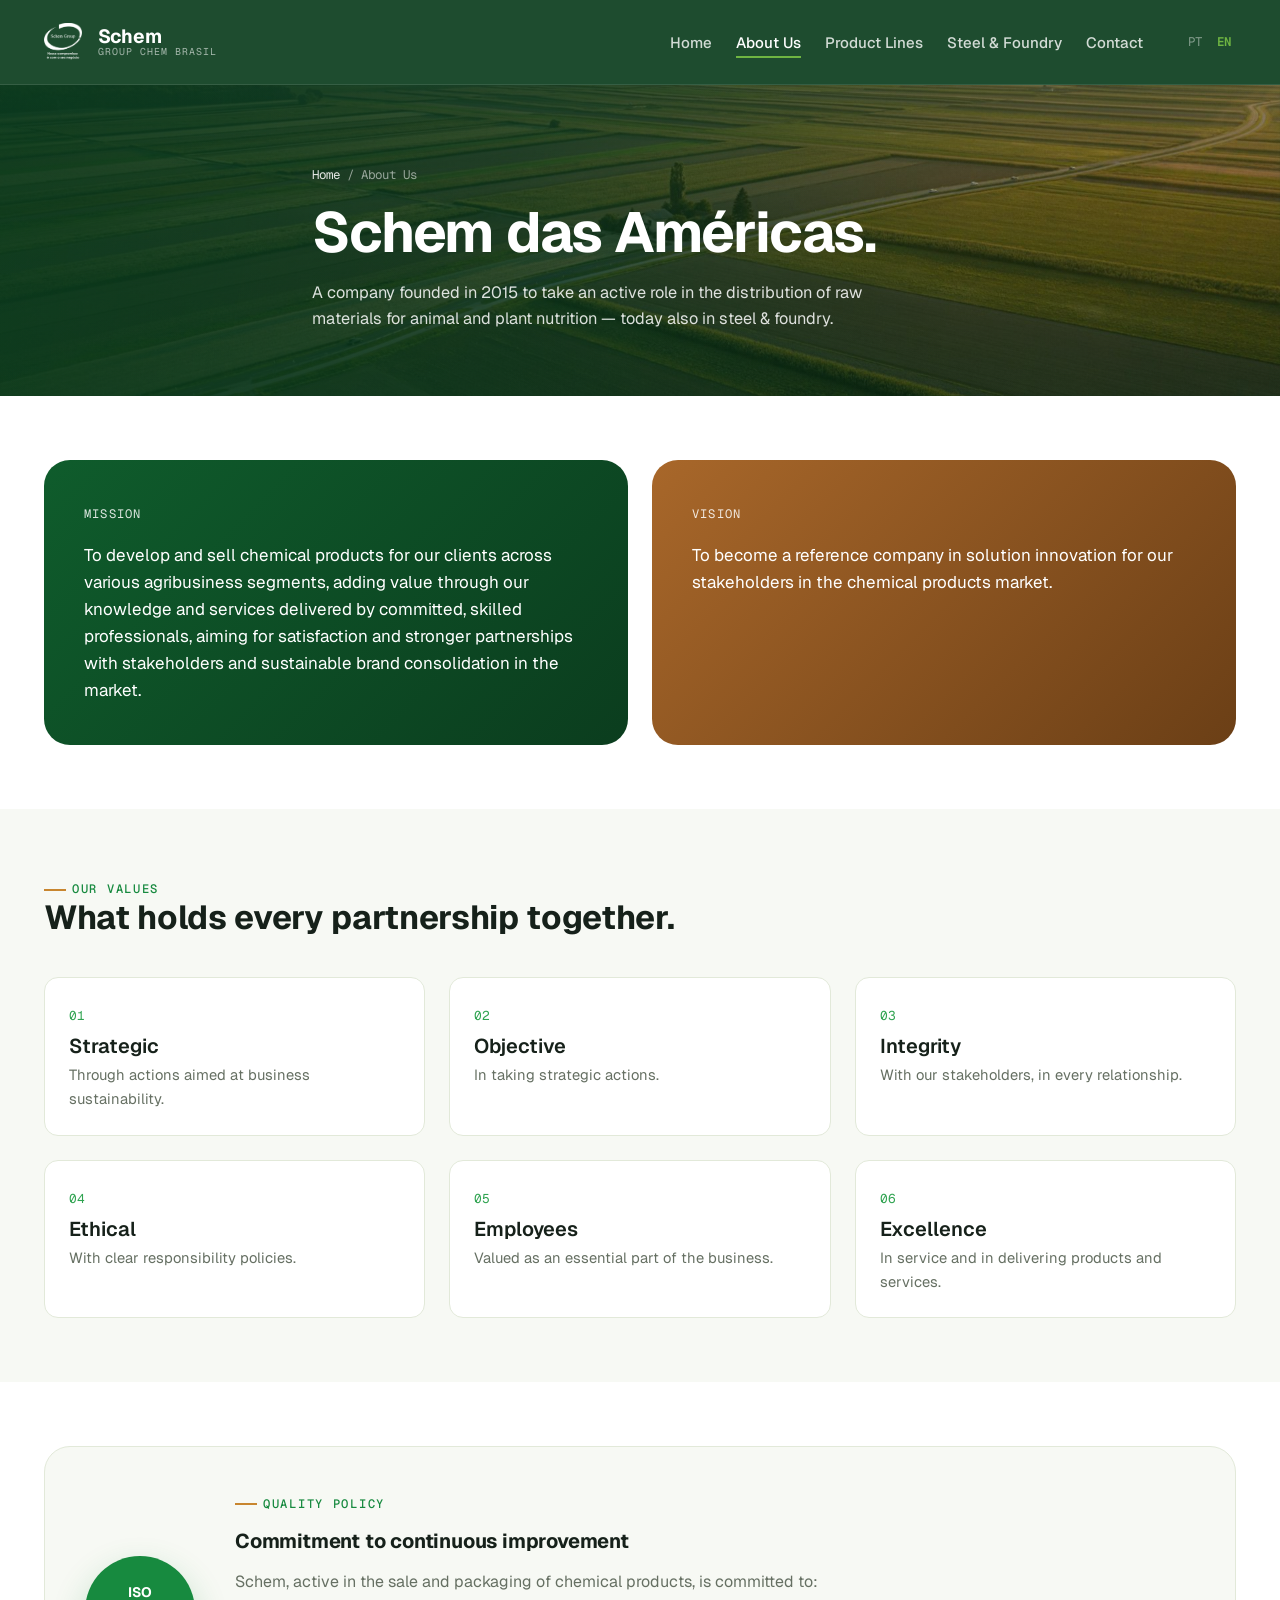
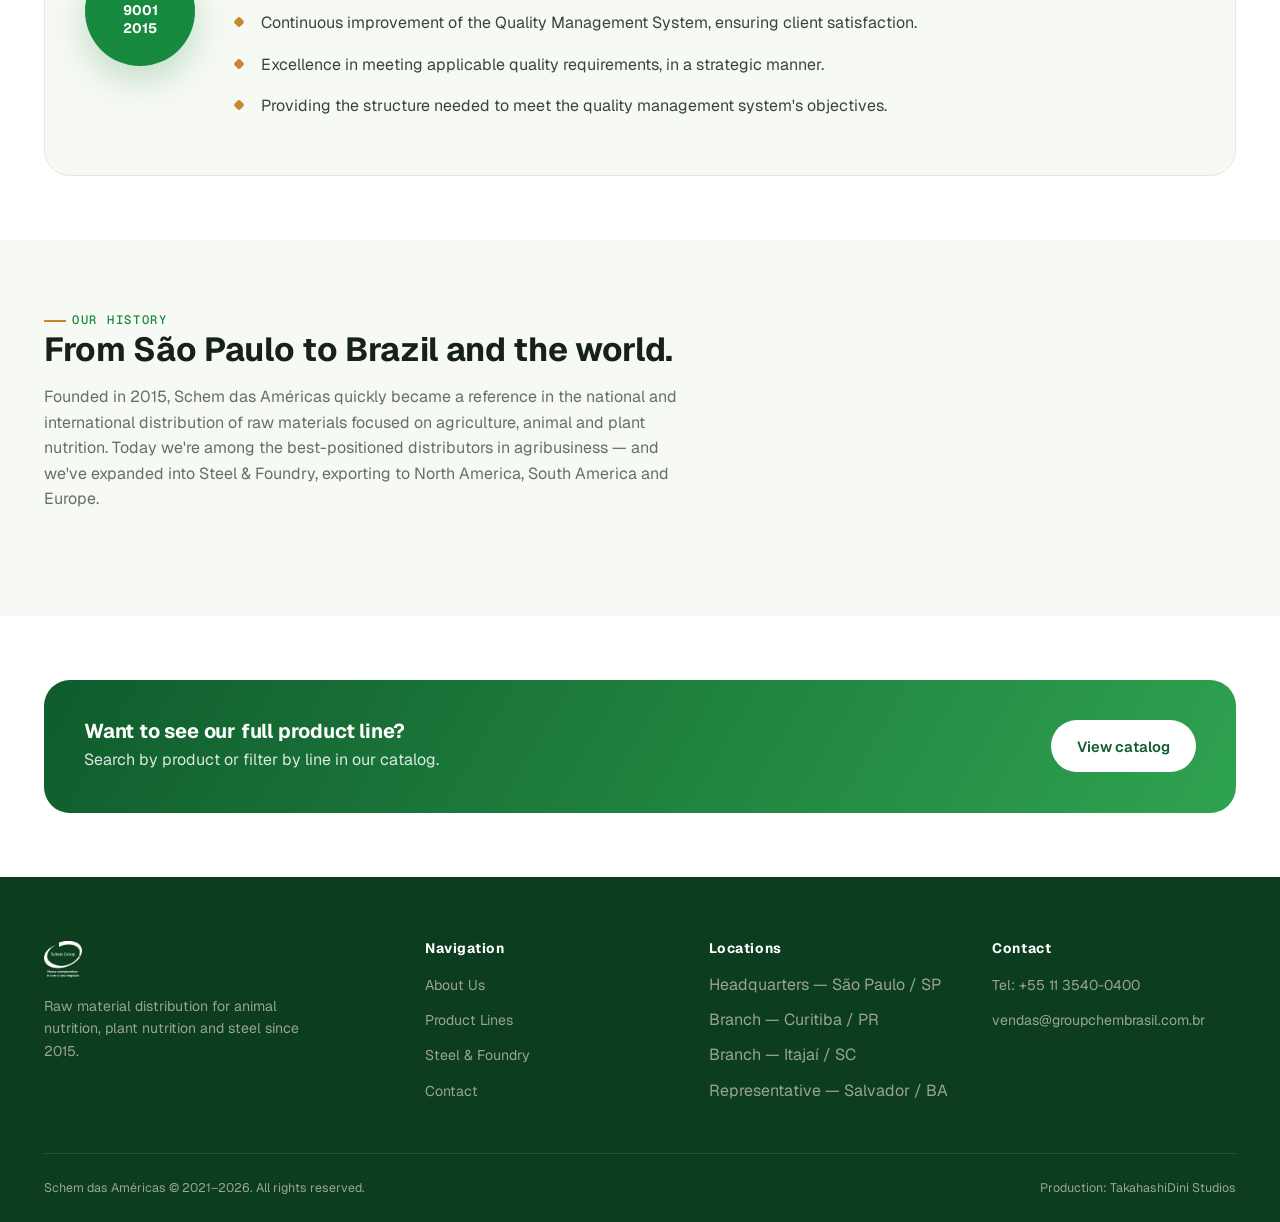
<file: en/quem-somos.html>
<!DOCTYPE html>
<html lang="en">
<head>
<meta charset="UTF-8">
<meta name="viewport" content="width=device-width, initial-scale=1.0">
<title>About Us — Schem</title>
<meta name="description" content="Mission, vision, values and quality policy of Schem das Américas — ISO 9001:2015.">
<link rel="canonical" href="https://jgdini.github.io/schem-chemicals-site/en/quem-somos.html">
<link rel="icon" type="image/png" sizes="32x32" href="../assets/img/favicon-32.png">
<link rel="icon" type="image/png" sizes="16x16" href="../assets/img/favicon-16.png">
<link rel="apple-touch-icon" href="../assets/img/apple-touch-icon.png">
<meta property="og:type" content="website">
<meta property="og:locale" content="en_US">
<meta property="og:title" content="About Us — Schem">
<meta property="og:description" content="Mission, vision, values and quality policy of Schem das Américas — ISO 9001:2015.">
<meta property="og:url" content="https://jgdini.github.io/schem-chemicals-site/en/quem-somos.html">
<meta property="og:image" content="https://jgdini.github.io/schem-chemicals-site/assets/img/schem-icon.png">
<meta name="twitter:card" content="summary">
<meta name="twitter:title" content="About Us — Schem">
<meta name="twitter:description" content="Mission, vision, values and quality policy of Schem das Américas — ISO 9001:2015.">
<meta name="twitter:image" content="https://jgdini.github.io/schem-chemicals-site/assets/img/schem-icon.png">
<link rel="preconnect" href="https://fonts.googleapis.com">
<link rel="preconnect" href="https://fonts.gstatic.com" crossorigin>
<link href="https://fonts.googleapis.com/css2?family=Geist:wght@400;500;600;700;800&amp;family=Geist+Mono:wght@400;500&amp;display=swap" rel="stylesheet">
<link rel="stylesheet" href="../assets/css/style.css">
</head>
<body>
<a class="skip-link" href="#main">Skip to content</a>

<header class="site-header">
  <div class="container">
    <a class="brand" href="index.html">
      <img src="../assets/img/schem-icon.png" alt="Schem" class="brand__icon" width="42" height="42">
      <span class="brand__name"><strong>Schem</strong><span>Group Chem Brasil</span></span>
    </a>
    <nav class="main-nav" aria-label="Main navigation">
      <ul class="main-nav__links">
        <li><a href="index.html">Home</a></li>
        <li><a href="quem-somos.html" class="is-active">About Us</a></li>
        <li><a href="produtos.html">Product Lines</a></li>
        <li><a href="siderurgia-e-fundicao.html">Steel &amp; Foundry</a></li>
        <li><a href="contato.html">Contact</a></li>
      </ul>
      <div class="nav-lang"><a href="../quem-somos.html">PT</a>
      <a href="quem-somos.html" class="is-active">EN</a></div>
    </nav>
    <button class="nav-toggle" aria-label="Open menu" aria-expanded="false"><span></span></button>
  </div>
</header>

<main id="main">

  <section class="page-hero">
    <div class="hero__bg" aria-hidden="true"></div>
    <div class="hero__field" aria-hidden="true"></div>
    <div class="container page-hero__content">
      <span class="breadcrumb"><a href="index.html">Home</a> / About Us</span>
      <h1>Schem das Américas.</h1>
      <p>A company founded in 2015 to take an active role in the distribution of raw materials for animal and plant nutrition — today also in steel &amp; foundry.</p>
    </div>
  </section>

  <section class="section">
    <div class="container">
      <div class="mv-split">
        <div class="mv-card mv-card--mission reveal">
          <span>Mission</span>
          <p>To develop and sell chemical products for our clients across various agribusiness segments, adding value through our knowledge and services delivered by committed, skilled professionals, aiming for satisfaction and stronger partnerships with stakeholders and sustainable brand consolidation in the market.</p>
        </div>
        <div class="mv-card mv-card--vision reveal">
          <span>Vision</span>
          <p>To become a reference company in solution innovation for our stakeholders in the chemical products market.</p>
        </div>
      </div>
    </div>
  </section>

  <section class="section section--tint">
    <div class="container">
      <div class="section-head reveal">
        <span class="eyebrow">Our values</span>
        <h2>What holds every partnership together.</h2>
      </div>
      <div class="value-grid reveal-stagger">
        <div class="value-card">
          <span class="value-card__index">01</span>
          <h3>Strategic</h3>
          <p style="color: var(--ink-500); font-size: 0.92rem; margin-top: 0.4em;">Through actions aimed at business sustainability.</p>
        </div>
        <div class="value-card">
          <span class="value-card__index">02</span>
          <h3>Objective</h3>
          <p style="color: var(--ink-500); font-size: 0.92rem; margin-top: 0.4em;">In taking strategic actions.</p>
        </div>
        <div class="value-card">
          <span class="value-card__index">03</span>
          <h3>Integrity</h3>
          <p style="color: var(--ink-500); font-size: 0.92rem; margin-top: 0.4em;">With our stakeholders, in every relationship.</p>
        </div>
        <div class="value-card">
          <span class="value-card__index">04</span>
          <h3>Ethical</h3>
          <p style="color: var(--ink-500); font-size: 0.92rem; margin-top: 0.4em;">With clear responsibility policies.</p>
        </div>
        <div class="value-card">
          <span class="value-card__index">05</span>
          <h3>Employees</h3>
          <p style="color: var(--ink-500); font-size: 0.92rem; margin-top: 0.4em;">Valued as an essential part of the business.</p>
        </div>
        <div class="value-card">
          <span class="value-card__index">06</span>
          <h3>Excellence</h3>
          <p style="color: var(--ink-500); font-size: 0.92rem; margin-top: 0.4em;">In service and in delivering products and services.</p>
        </div>
      </div>
    </div>
  </section>

  <section class="section">
    <div class="container">
      <div class="cert-block reveal">
        <div class="cert-badge" aria-hidden="true"><span>ISO<br>9001<br>2015</span></div>
        <div>
          <span class="eyebrow">Quality policy</span>
          <h2 style="font-size: var(--fs-h3); margin-top: var(--sp-2);">Commitment to continuous improvement</h2>
          <p style="color: var(--ink-500); margin-top: var(--sp-2); max-width: 60ch;">Schem, active in the sale and packaging of chemical products, is committed to:</p>
          <ul class="policy-list" style="margin-top: var(--sp-2);">
            <li>Continuous improvement of the Quality Management System, ensuring client satisfaction.</li>
            <li>Excellence in meeting applicable quality requirements, in a strategic manner.</li>
            <li>Providing the structure needed to meet the quality management system's objectives.</li>
          </ul>
        </div>
      </div>
    </div>
  </section>

  <section class="section section--tint">
    <div class="container">
      <div class="section-head reveal">
        <span class="eyebrow">Our history</span>
        <h2>From São Paulo to Brazil and the world.</h2>
        <p>Founded in 2015, Schem das Américas quickly became a reference in the national and international distribution of raw materials focused on agriculture, animal and plant nutrition. Today we're among the best-positioned distributors in agribusiness — and we've expanded into Steel &amp; Foundry, exporting to North America, South America and Europe.</p>
      </div>
    </div>
  </section>

  <section class="section">
    <div class="container">
      <div class="cta-band reveal">
        <div>
          <h2>Want to see our full product line?</h2>
          <p>Search by product or filter by line in our catalog.</p>
        </div>
        <div class="hero__actions" style="margin-top: 0;">
          <a class="btn btn--earth" href="produtos.html">View catalog</a>
        </div>
      </div>
    </div>
  </section>

</main>

<footer class="site-footer">
  <div class="container">
    <div class="footer-grid">
      <div>
        <a class="brand" href="index.html" style="margin-bottom: 1rem;">
          <img src="../assets/img/schem-icon.png" alt="Schem" class="brand__icon" width="36" height="36" style="filter: brightness(0) invert(1);">
        </a>
        <p style="max-width: 32ch; font-size: 0.88rem;">Raw material distribution for animal nutrition, plant nutrition and steel since 2015.</p>
      </div>
      <div>
        <h4>Navigation</h4>
        <ul>
          <li><a href="quem-somos.html">About Us</a></li>
          <li><a href="produtos.html">Product Lines</a></li>
          <li><a href="siderurgia-e-fundicao.html">Steel &amp; Foundry</a></li>
          <li><a href="contato.html">Contact</a></li>
        </ul>
      </div>
      <div>
        <h4>Locations</h4>
        <ul>
          <li>Headquarters — São Paulo / SP</li>
          <li>Branch — Curitiba / PR</li>
          <li>Branch — Itajaí / SC</li>
          <li>Representative — Salvador / BA</li>
        </ul>
      </div>
      <div>
        <h4>Contact</h4>
        <ul>
          <li><a href="tel:+551135400400">Tel: +55 11 3540-0400</a></li>
          <li><a href="mailto:vendas@groupchembrasil.com.br">vendas@groupchembrasil.com.br</a></li>
        </ul>
      </div>
    </div>
    <div class="footer-bottom">
      <span>Schem das Américas © 2021–2026. All rights reserved.</span>
      <span>Production: TakahashiDini Studios</span>
    </div>
  </div>
</footer>

<script src="../assets/js/main.js"></script>
</body>
</html>
</file>
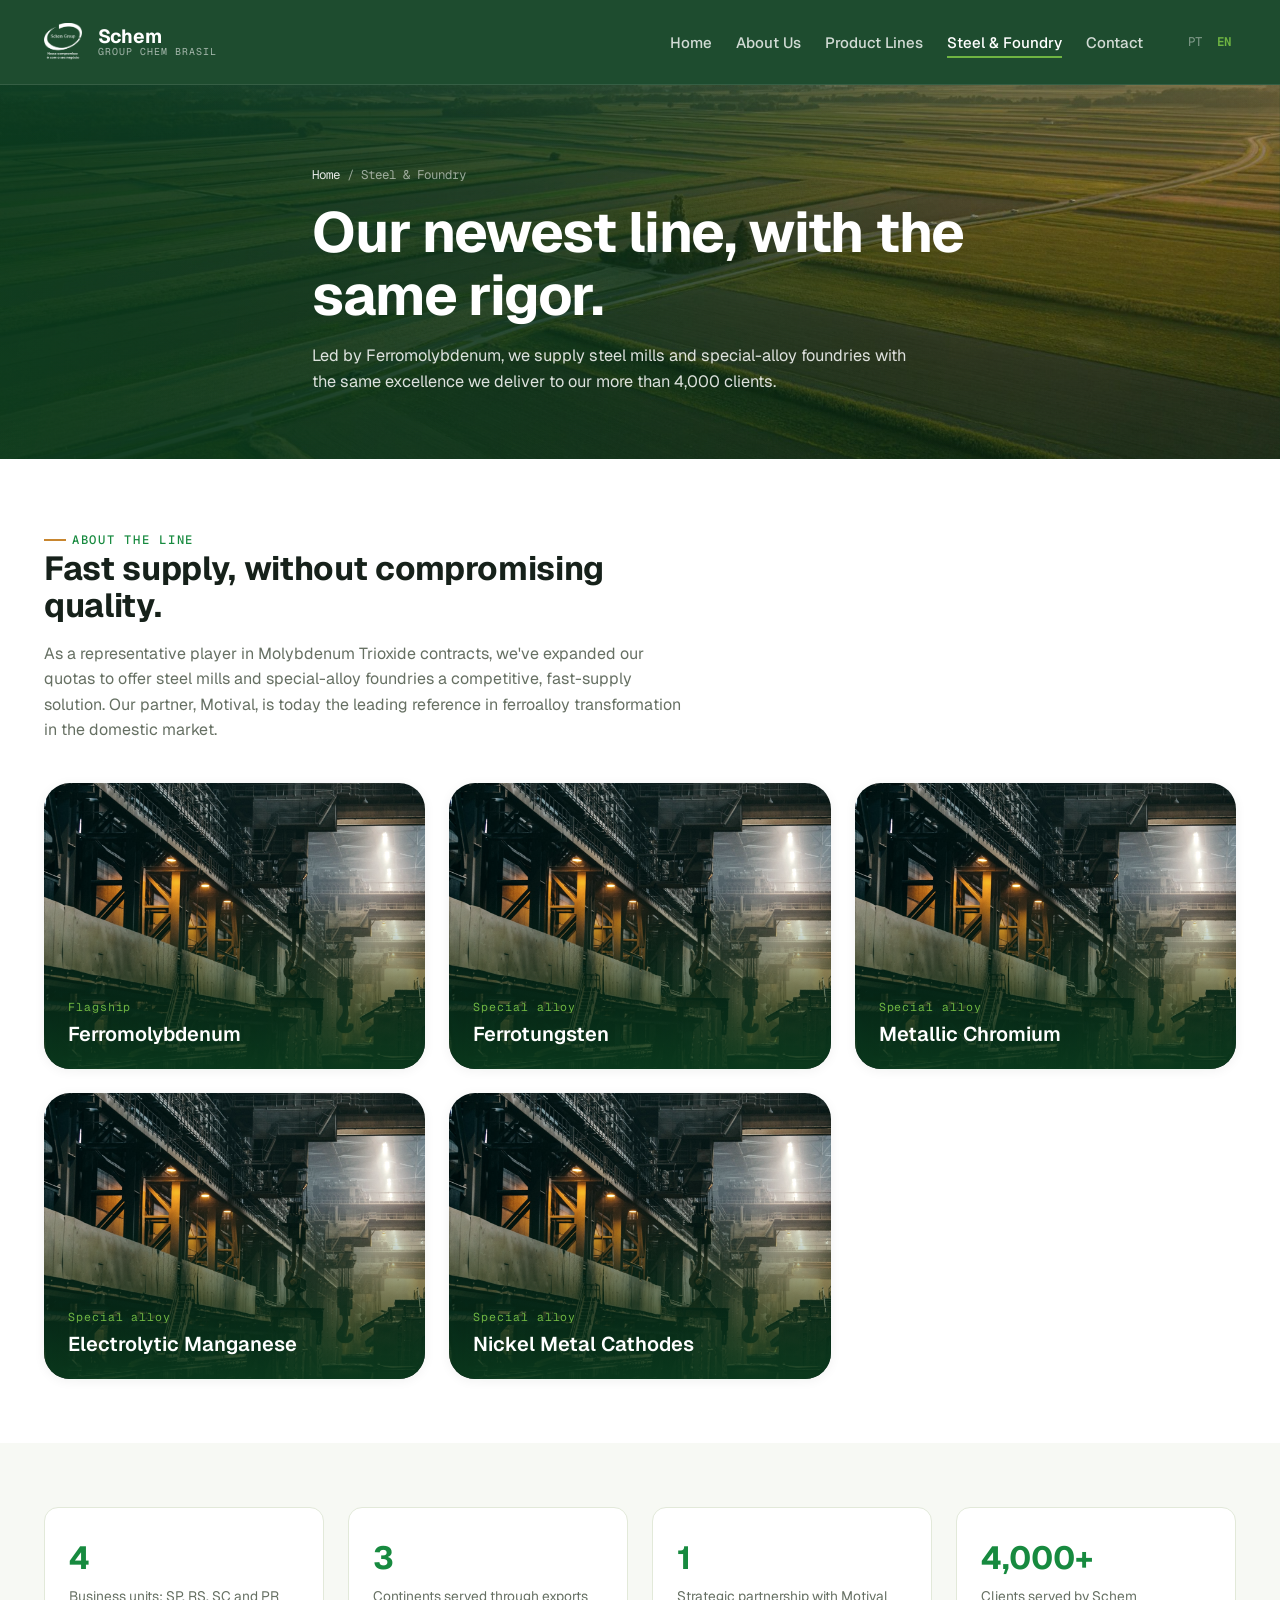
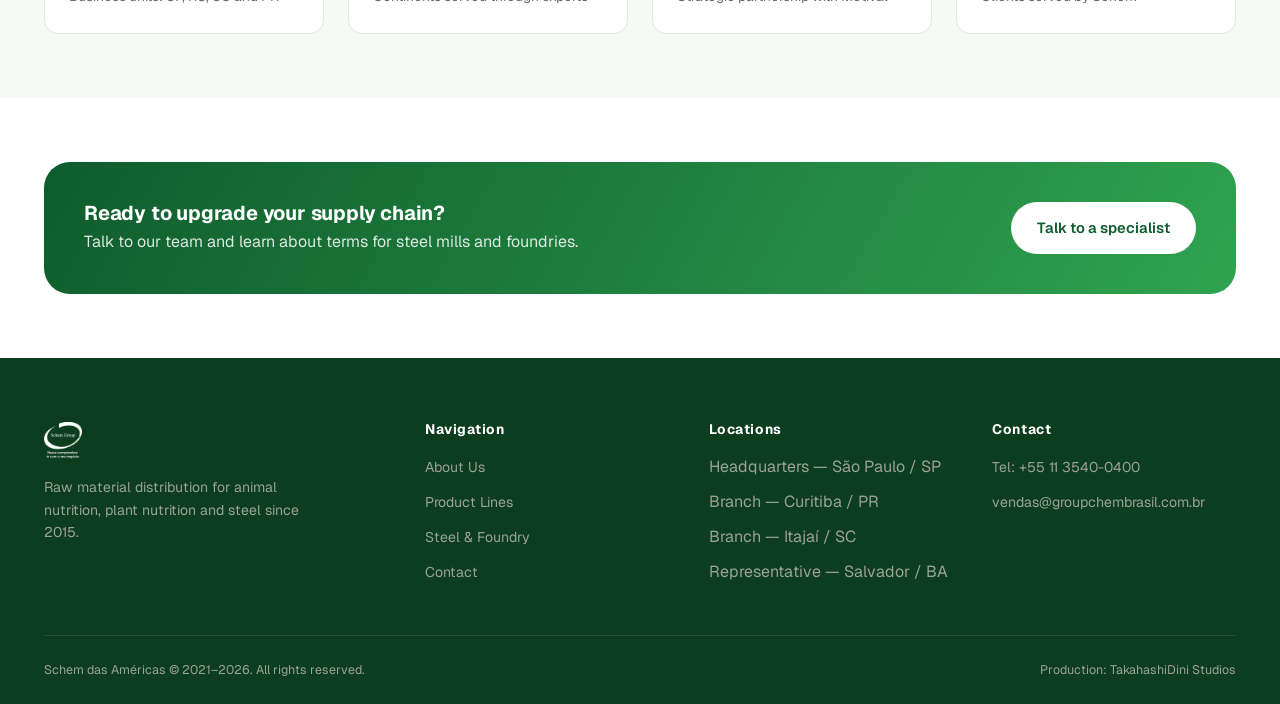
<file: en/siderurgia-e-fundicao.html>
<!DOCTYPE html>
<html lang="en">
<head>
<meta charset="UTF-8">
<meta name="viewport" content="width=device-width, initial-scale=1.0">
<title>Steel &amp; Foundry — Schem</title>
<meta name="description" content="Ferromolybdenum, Ferrotungsten, Metallic Chromium, Electrolytic Manganese and Nickel Metal Cathodes for steel mills and special-alloy foundries.">
<link rel="canonical" href="https://jgdini.github.io/schem-chemicals-site/en/siderurgia-e-fundicao.html">
<link rel="icon" type="image/png" sizes="32x32" href="../assets/img/favicon-32.png">
<link rel="icon" type="image/png" sizes="16x16" href="../assets/img/favicon-16.png">
<link rel="apple-touch-icon" href="../assets/img/apple-touch-icon.png">
<meta property="og:type" content="website">
<meta property="og:locale" content="en_US">
<meta property="og:title" content="Steel &amp; Foundry — Schem">
<meta property="og:description" content="Ferromolybdenum, Ferrotungsten, Metallic Chromium, Electrolytic Manganese and Nickel Metal Cathodes for steel mills and special-alloy foundries.">
<meta property="og:url" content="https://jgdini.github.io/schem-chemicals-site/en/siderurgia-e-fundicao.html">
<meta property="og:image" content="https://jgdini.github.io/schem-chemicals-site/assets/img/schem-icon.png">
<meta name="twitter:card" content="summary">
<meta name="twitter:title" content="Steel &amp; Foundry — Schem">
<meta name="twitter:description" content="Ferromolybdenum, Ferrotungsten, Metallic Chromium, Electrolytic Manganese and Nickel Metal Cathodes for steel mills and special-alloy foundries.">
<meta name="twitter:image" content="https://jgdini.github.io/schem-chemicals-site/assets/img/schem-icon.png">
<link rel="preconnect" href="https://fonts.googleapis.com">
<link rel="preconnect" href="https://fonts.gstatic.com" crossorigin>
<link href="https://fonts.googleapis.com/css2?family=Geist:wght@400;500;600;700;800&amp;family=Geist+Mono:wght@400;500&amp;display=swap" rel="stylesheet">
<link rel="stylesheet" href="../assets/css/style.css">
</head>
<body>
<a class="skip-link" href="#main">Skip to content</a>

<header class="site-header">
  <div class="container">
    <a class="brand" href="index.html">
      <img src="../assets/img/schem-icon.png" alt="Schem" class="brand__icon" width="42" height="42">
      <span class="brand__name"><strong>Schem</strong><span>Group Chem Brasil</span></span>
    </a>
    <nav class="main-nav" aria-label="Main navigation">
      <ul class="main-nav__links">
        <li><a href="index.html">Home</a></li>
        <li><a href="quem-somos.html">About Us</a></li>
        <li><a href="produtos.html">Product Lines</a></li>
        <li><a href="siderurgia-e-fundicao.html" class="is-active">Steel &amp; Foundry</a></li>
        <li><a href="contato.html">Contact</a></li>
      </ul>
      <div class="nav-lang"><a href="../siderurgia-e-fundicao.html">PT</a>
      <a href="siderurgia-e-fundicao.html" class="is-active">EN</a></div>
    </nav>
    <button class="nav-toggle" aria-label="Open menu" aria-expanded="false"><span></span></button>
  </div>
</header>

<main id="main">

  <section class="page-hero">
    <div class="hero__bg" aria-hidden="true"></div>
    <div class="hero__field" aria-hidden="true"></div>
    <div class="container page-hero__content">
      <span class="breadcrumb"><a href="index.html">Home</a> / Steel &amp; Foundry</span>
      <h1>Our newest line, with the same rigor.</h1>
      <p>Led by Ferromolybdenum, we supply steel mills and special-alloy foundries with the same excellence we deliver to our more than 4,000 clients.</p>
    </div>
  </section>

  <section class="section">
    <div class="container">
      <div class="section-head reveal">
        <span class="eyebrow">About the line</span>
        <h2>Fast supply, without compromising quality.</h2>
        <p>As a representative player in Molybdenum Trioxide contracts, we've expanded our quotas to offer steel mills and special-alloy foundries a competitive, fast-supply solution. Our partner, Motival, is today the leading reference in ferroalloy transformation in the domestic market.</p>
      </div>
      <div class="segment-grid reveal-stagger">
        <div class="segment-card">
          <img src="../assets/img/segments/siderurgia.jpg" alt="Ferromolybdenum" loading="lazy">
          <span class="segment-card__label"><span>Flagship</span><h3>Ferromolybdenum</h3></span>
        </div>
        <div class="segment-card">
          <img src="../assets/img/segments/siderurgia.jpg" alt="Ferrotungsten" loading="lazy">
          <span class="segment-card__label"><span>Special alloy</span><h3>Ferrotungsten</h3></span>
        </div>
        <div class="segment-card">
          <img src="../assets/img/segments/siderurgia.jpg" alt="Metallic Chromium" loading="lazy">
          <span class="segment-card__label"><span>Special alloy</span><h3>Metallic Chromium</h3></span>
        </div>
        <div class="segment-card">
          <img src="../assets/img/segments/siderurgia.jpg" alt="Electrolytic Manganese" loading="lazy">
          <span class="segment-card__label"><span>Special alloy</span><h3>Electrolytic Manganese</h3></span>
        </div>
        <div class="segment-card">
          <img src="../assets/img/segments/siderurgia.jpg" alt="Nickel Metal Cathodes" loading="lazy">
          <span class="segment-card__label"><span>Special alloy</span><h3>Nickel Metal Cathodes</h3></span>
        </div>
      </div>
    </div>
  </section>

  <section class="section section--tint">
    <div class="container">
      <div class="stat-strip reveal-stagger">
        <div class="stat-card"><strong>4</strong><span>Business units: SP, RS, SC and PR</span></div>
        <div class="stat-card"><strong>3</strong><span>Continents served through exports</span></div>
        <div class="stat-card"><strong>1</strong><span>Strategic partnership with Motival</span></div>
        <div class="stat-card"><strong>4,000+</strong><span>Clients served by Schem</span></div>
      </div>
    </div>
  </section>

  <section class="section">
    <div class="container">
      <div class="cta-band reveal">
        <div>
          <h2>Ready to upgrade your supply chain?</h2>
          <p>Talk to our team and learn about terms for steel mills and foundries.</p>
        </div>
        <div class="hero__actions" style="margin-top: 0;">
          <a class="btn btn--earth" href="contato.html">Talk to a specialist</a>
        </div>
      </div>
    </div>
  </section>

</main>

<footer class="site-footer">
  <div class="container">
    <div class="footer-grid">
      <div>
        <a class="brand" href="index.html" style="margin-bottom: 1rem;">
          <img src="../assets/img/schem-icon.png" alt="Schem" class="brand__icon" width="36" height="36" style="filter: brightness(0) invert(1);">
        </a>
        <p style="max-width: 32ch; font-size: 0.88rem;">Raw material distribution for animal nutrition, plant nutrition and steel since 2015.</p>
      </div>
      <div>
        <h4>Navigation</h4>
        <ul>
          <li><a href="quem-somos.html">About Us</a></li>
          <li><a href="produtos.html">Product Lines</a></li>
          <li><a href="siderurgia-e-fundicao.html">Steel &amp; Foundry</a></li>
          <li><a href="contato.html">Contact</a></li>
        </ul>
      </div>
      <div>
        <h4>Locations</h4>
        <ul>
          <li>Headquarters — São Paulo / SP</li>
          <li>Branch — Curitiba / PR</li>
          <li>Branch — Itajaí / SC</li>
          <li>Representative — Salvador / BA</li>
        </ul>
      </div>
      <div>
        <h4>Contact</h4>
        <ul>
          <li><a href="tel:+551135400400">Tel: +55 11 3540-0400</a></li>
          <li><a href="mailto:vendas@groupchembrasil.com.br">vendas@groupchembrasil.com.br</a></li>
        </ul>
      </div>
    </div>
    <div class="footer-bottom">
      <span>Schem das Américas © 2021–2026. All rights reserved.</span>
      <span>Production: TakahashiDini Studios</span>
    </div>
  </div>
</footer>

<script src="../assets/js/main.js"></script>
</body>
</html>
</file>
<file: assets/css/style.css>
/* ==========================================================================
   Schem — Design tokens & base
   Fundo claro, verde de marca + acento terroso, Sora/Public Sans.
   ========================================================================== */

:root {
  /* Green — brand primary, from the real Schem icon */
  --green-800: #0b3d1e;
  --green-700: #0f5c2c;
  --green-600: #178a3f;
  --green-500: #2fa350;
  --green-400: #6fb542;
  --green-100: #e6f2e3;
  --green-50:  #f4f9f1;

  /* Earth — secondary accent (soil/agro pairing) */
  --earth-600: #a8672a;
  --earth-500: #c8862f;
  --earth-100: #f7ead6;

  /* Ink (text) — green-black, not neutral gray */
  --ink-900: #16211a;
  --ink-700: #38463a;
  --ink-500: #667063;
  --ink-300: #9ba393;
  --ink-100: #e2e7dd;

  /* Paper (backgrounds) */
  --paper-0:   #ffffff;
  --paper-50:  #f7f9f4;
  --paper-100: #eef2e7;
  --paper-200: #e2e9d9;

  --font-display: "Geist", "Arial", sans-serif;
  --font-body: "Geist", "Verdana", sans-serif;
  --font-mono: "Geist Mono", monospace;

  --fs-h1: clamp(2.4rem, 4.4vw, 4rem);
  --fs-h2: clamp(1.7rem, 2.6vw, 2.4rem);
  --fs-h3: 1.25rem;
  --fs-body: 1rem;

  --sp-1: 0.5rem;
  --sp-2: 1rem;
  --sp-3: 1.5rem;
  --sp-4: 2.5rem;
  --sp-5: 4rem;
  --sp-6: 6.5rem;

  --radius-sm: 8px;
  --radius-md: 14px;
  --radius-lg: 26px;
  --radius-pill: 999px;

  --shadow-sm: 0 2px 12px rgba(15, 33, 20, 0.06);
  --shadow-md: 0 16px 40px rgba(15, 33, 20, 0.10);
  --shadow-green: 0 14px 34px rgba(23, 138, 63, 0.24);

  --ease-out: cubic-bezier(0.16, 1, 0.3, 1);
  --container-w: 1240px;
}

* { box-sizing: border-box; }
html { scroll-behavior: smooth; }
@media (prefers-reduced-motion: reduce) {
  html { scroll-behavior: auto; }
  *, *::before, *::after { animation-duration: 0.01ms !important; animation-iteration-count: 1 !important; transition-duration: 0.01ms !important; }
}

body {
  margin: 0;
  font-family: var(--font-body);
  font-size: var(--fs-body);
  color: var(--ink-700);
  background: var(--paper-0);
  -webkit-font-smoothing: antialiased;
  line-height: 1.6;
}

h1, h2, h3, h4 {
  font-family: var(--font-display);
  color: var(--ink-900);
  line-height: 1.12;
  margin: 0;
  font-weight: 700;
}
h1 { font-size: var(--fs-h1); letter-spacing: -0.02em; }
h2 { font-size: var(--fs-h2); letter-spacing: -0.01em; }
h3 { font-size: var(--fs-h3); font-weight: 600; }

p { margin: 0; }
a { color: var(--green-600); text-decoration: none; }
ul { margin: 0; padding: 0; list-style: none; }
img { max-width: 100%; display: block; }
button { font-family: inherit; }

.container {
  max-width: var(--container-w);
  margin: 0 auto;
  padding: 0 var(--sp-3);
}

.skip-link {
  position: absolute; left: -9999px; top: 0;
  background: var(--green-600); color: #fff; padding: var(--sp-2) var(--sp-3);
  z-index: 999; border-radius: 0 0 var(--radius-sm) 0;
}
.skip-link:focus { left: 0; }

.eyebrow {
  display: inline-flex;
  align-items: center;
  gap: 0.5em;
  font-family: var(--font-mono);
  font-size: 0.76rem;
  font-weight: 500;
  letter-spacing: 0.14em;
  text-transform: uppercase;
  color: var(--green-600);
}
.eyebrow::before {
  content: "";
  width: 22px; height: 2px;
  background: var(--earth-500);
  display: inline-block;
}

/* ---- Buttons ---- */
.btn {
  display: inline-flex;
  align-items: center;
  gap: 0.5em;
  padding: 0.9em 1.7em;
  border-radius: var(--radius-pill);
  font-family: var(--font-display);
  font-weight: 600;
  font-size: 0.92rem;
  border: 1.5px solid transparent;
  cursor: pointer;
  transition: transform 0.25s var(--ease-out), box-shadow 0.25s var(--ease-out), background 0.25s var(--ease-out), color 0.25s var(--ease-out), border-color 0.25s var(--ease-out);
}
.btn--green { background: var(--green-600); color: #fff; box-shadow: var(--shadow-green); }
.btn--green:hover { transform: translateY(-2px); box-shadow: 0 18px 40px rgba(23, 138, 63, 0.32); background: var(--green-500); }
.btn--earth { background: var(--earth-500); color: #fff; }
.btn--earth:hover { transform: translateY(-2px); background: var(--earth-600); }
.btn--ghost { background: transparent; color: var(--ink-900); border-color: var(--ink-100); }
.btn--ghost:hover { border-color: var(--green-500); color: var(--green-600); }
.btn--ghost-dark { background: transparent; color: #fff; border-color: rgba(255,255,255,0.35); }
.btn--ghost-dark:hover { border-color: #fff; background: rgba(255,255,255,0.1); }

/* ---- Header ---- */
.site-header {
  position: sticky; top: 0; z-index: 100;
  background: rgba(11, 61, 30, 0.92);
  backdrop-filter: blur(14px);
  border-bottom: 1px solid rgba(255, 255, 255, 0.1);
}
.site-header .container {
  display: flex; align-items: center; justify-content: space-between;
  height: 84px;
}
.brand { display: flex; align-items: center; gap: var(--sp-2); }
.brand__icon { height: 38px; width: auto; filter: brightness(0) invert(1); }
.brand__name { display: flex; flex-direction: column; line-height: 1.05; }
.brand__name strong { font-family: var(--font-display); font-size: 1.2rem; color: #fff; font-weight: 700; letter-spacing: -0.01em; }
.brand__name span { font-family: var(--font-mono); font-size: 0.62rem; letter-spacing: 0.1em; color: rgba(255, 255, 255, 0.6); text-transform: uppercase; }
.main-nav { display: flex; align-items: center; gap: var(--sp-4); }
.main-nav__links { display: flex; gap: var(--sp-3); }
.main-nav__links a {
  color: rgba(255, 255, 255, 0.8); font-weight: 500; font-size: 0.94rem;
  position: relative; padding: 0.3em 0;
}
.main-nav__links a::after {
  content: ""; position: absolute; left: 0; right: 100%; bottom: -2px; height: 2px;
  background: var(--green-400); transition: right 0.25s var(--ease-out);
}
.main-nav__links a:hover::after, .main-nav__links a.is-active::after { right: 0; }
.main-nav__links a.is-active { color: #fff; }
.nav-lang { display: flex; gap: 0.4em; font-family: var(--font-mono); font-size: 0.78rem; }
.nav-lang a { color: rgba(255, 255, 255, 0.45); padding: 0.2em 0.4em; }
.nav-lang a.is-active { color: var(--green-400); font-weight: 600; }
.nav-toggle {
  display: none; width: 42px; height: 42px; border-radius: var(--radius-sm);
  border: 1px solid rgba(255, 255, 255, 0.25); background: transparent; cursor: pointer;
  position: relative;
}
.nav-toggle span, .nav-toggle::before, .nav-toggle::after {
  content: ""; position: absolute; left: 11px; right: 11px; height: 2px; background: #fff;
  transition: transform 0.25s var(--ease-out), opacity 0.25s var(--ease-out);
}
.nav-toggle::before { top: 15px; }
.nav-toggle span { top: 20px; }
.nav-toggle::after { top: 25px; }
.site-header.is-open .nav-toggle::before { transform: translateY(5px) rotate(45deg); }
.site-header.is-open .nav-toggle span { opacity: 0; }
.site-header.is-open .nav-toggle::after { transform: translateY(-5px) rotate(-45deg); }

@media (max-width: 900px) {
  .main-nav__links, .nav-lang { display: none; }
  .site-header.is-open .main-nav {
    position: absolute; top: 84px; left: 0; right: 0;
    background: var(--green-800); border-bottom: 1px solid rgba(255, 255, 255, 0.1);
    flex-direction: column; align-items: flex-start; padding: var(--sp-3);
    box-shadow: var(--shadow-md);
  }
  .site-header.is-open .main-nav__links {
    display: flex; flex-direction: column; gap: var(--sp-2); width: 100%;
  }
  .site-header.is-open .nav-lang { display: flex; padding-top: var(--sp-2); }
  .nav-toggle { display: block; }
}

/* ---- Hero (aerial field photo, drone-zoom loop) ---- */
.hero {
  position: relative;
  overflow: hidden;
  background: var(--green-800);
  padding: var(--sp-6) 0 var(--sp-5);
}
.hero__bg {
  position: absolute; inset: 0;
  background: url("../img/hero-field.jpg") no-repeat center 52%;
  background-size: cover;
  animation: heroZoom 9s ease-in-out infinite alternate;
  will-change: transform;
}
@keyframes heroZoom {
  from { transform: scale(1); }
  to { transform: scale(1.16); }
}
.hero__field {
  position: absolute; inset: 0;
  background:
    linear-gradient(100deg, rgba(11, 61, 30, 0.88) 0%, rgba(11, 61, 30, 0.62) 42%, rgba(11, 61, 30, 0.26) 72%, rgba(11, 61, 30, 0.12) 100%),
    linear-gradient(180deg, rgba(9, 45, 22, 0.3) 0%, rgba(9, 45, 22, 0) 30%, rgba(9, 45, 22, 0.4) 100%);
  pointer-events: none;
}
.hero__content { position: relative; max-width: 46rem; }
.hero__content h1 { color: #fff; }
.hero__content p { font-size: 1.1rem; color: rgba(255, 255, 255, 0.82); margin-top: var(--sp-2); max-width: 42ch; }
.hero__actions { display: flex; gap: var(--sp-2); margin-top: var(--sp-4); flex-wrap: wrap; }
.hero__kicker { margin-bottom: var(--sp-2); color: var(--green-400); }
.hero__kicker::before { background: var(--earth-500); }

.page-hero {
  position: relative; overflow: hidden;
  background: var(--green-800);
  padding: calc(var(--sp-6) - 1.5rem) 0 var(--sp-5);
}
.page-hero__content { position: relative; max-width: 44rem; }
.page-hero__content h1 { color: #fff; }
.breadcrumb { font-family: var(--font-mono); font-size: 0.78rem; color: rgba(255, 255, 255, 0.55); display: block; margin-bottom: var(--sp-2); }
.breadcrumb a { color: rgba(255, 255, 255, 0.88); }
.page-hero__content p { color: rgba(255, 255, 255, 0.85); margin-top: var(--sp-2); max-width: 56ch; font-size: 1.02rem; }

/* ---- Hero expand (home only: scroll-driven video reveal) ---- */
.hero-expand {
  position: relative;
  min-height: 100vh; min-height: 100dvh;
  overflow: hidden;
  background: var(--green-800);
  display: flex; align-items: center; justify-content: center;
}
.hero-expand__bg {
  position: absolute; inset: 0;
  background: url("../img/hero-tractor-poster.jpg") no-repeat center;
  background-size: cover;
  transition: opacity 0.1s linear;
}
.hero-expand__bg::after {
  content: ""; position: absolute; inset: 0;
  background: linear-gradient(180deg, rgba(8, 24, 13, 0.35) 0%, rgba(8, 24, 13, 0.6) 100%);
}
.hero-expand__stage {
  position: relative; z-index: 1;
  width: 100%; height: 100%;
  display: flex; flex-direction: column; align-items: center; justify-content: center;
  gap: var(--sp-3);
  padding: var(--sp-4) var(--sp-3) 7rem;
}
.hero-expand__media {
  position: relative;
  width: 320px;
  aspect-ratio: 16 / 9;
  max-width: 94vw;
  max-height: 52vh;
  border-radius: var(--radius-lg);
  overflow: hidden;
  box-shadow: 0 30px 90px rgba(0, 0, 0, 0.45);
  will-change: width;
}
.hero-expand__video { width: 100%; height: 100%; object-fit: cover; display: block; }
.hero-expand__media-scrim { position: absolute; inset: 0; background: rgba(8, 24, 13, 0.25); pointer-events: none; }
.hero-expand__title {
  position: relative; z-index: 1;
  max-width: 22ch;
  color: #fff; text-align: center;
  font-size: var(--fs-h1); font-family: var(--font-display); font-weight: 700; letter-spacing: -0.02em;
  line-height: 1.15;
  margin: 0;
}
.hero-expand__hint {
  position: absolute; bottom: var(--sp-4); left: 50%; transform: translateX(-50%);
  display: flex; flex-direction: column; align-items: center; gap: 0.5em;
  color: rgba(255, 255, 255, 0.65); font-family: var(--font-mono); font-size: 0.72rem;
  letter-spacing: 0.12em; text-transform: uppercase;
  transition: opacity 0.3s var(--ease-out);
}
.hero-expand__hint::after {
  content: ""; width: 1px; height: 26px; background: rgba(255, 255, 255, 0.4);
  animation: heroHintPulse 1.6s ease-in-out infinite;
}
@keyframes heroHintPulse {
  0%, 100% { opacity: 0.25; transform: scaleY(0.6); }
  50% { opacity: 1; transform: scaleY(1); }
}
.hero-expand.is-expanded .hero-expand__hint { opacity: 0; pointer-events: none; }

.hero-expand__content { opacity: 0; transition: opacity 0.6s var(--ease-out); }
.hero-expand__content.is-visible { opacity: 1; }

@media (max-width: 760px) {
  .hero-expand__title { font-size: clamp(1.7rem, 7.5vw, 2.5rem); }
}
@media (prefers-reduced-motion: reduce) {
  .hero-expand__hint { display: none; }
}

/* ---- Sections ---- */
.section { padding: var(--sp-5) 0; }
.section--tint { background: var(--paper-50); }
.section-head { max-width: 40rem; margin-bottom: var(--sp-4); }
.section-head p { color: var(--ink-500); margin-top: var(--sp-2); }

.reveal { opacity: 0; transform: translateY(14px); transition: opacity 0.9s var(--ease-out), transform 0.9s var(--ease-out); }
.reveal.is-visible { opacity: 1; transform: none; }
@media (prefers-reduced-motion: reduce) { .reveal { opacity: 1; transform: none; } }

/* ---- Staggered reveal: grids/lists cascade in child by child ---- */
.reveal-stagger > * {
  opacity: 0;
  transform: translateY(22px) scale(0.965);
  transition: opacity 0.7s var(--ease-out), transform 0.7s var(--ease-out);
}
.reveal-stagger.is-visible > * { opacity: 1; transform: translateY(0) scale(1); }
.reveal-stagger.is-visible > *:nth-child(1) { transition-delay: 0.02s; }
.reveal-stagger.is-visible > *:nth-child(2) { transition-delay: 0.07s; }
.reveal-stagger.is-visible > *:nth-child(3) { transition-delay: 0.12s; }
.reveal-stagger.is-visible > *:nth-child(4) { transition-delay: 0.17s; }
.reveal-stagger.is-visible > *:nth-child(5) { transition-delay: 0.22s; }
.reveal-stagger.is-visible > *:nth-child(6) { transition-delay: 0.27s; }
.reveal-stagger.is-visible > *:nth-child(n+7) { transition-delay: 0.32s; }
@media (prefers-reduced-motion: reduce) {
  .reveal-stagger > * { opacity: 1; transform: none; transition: none; }
}

/* ---- Stats strip ---- */
.stat-strip { display: grid; grid-template-columns: repeat(4, 1fr); gap: var(--sp-3); }
.stat-card {
  background: #fff; border: 1px solid var(--paper-200); border-radius: var(--radius-md);
  padding: var(--sp-3); text-align: left;
}
.stat-card strong {
  display: block; font-family: var(--font-display); font-size: 2rem; color: var(--green-600);
}
.stat-card span { font-size: 0.86rem; color: var(--ink-500); }
@media (max-width: 760px) { .stat-strip { grid-template-columns: repeat(2, 1fr); } }

/* ---- Segment cards ---- */
.segment-grid { display: grid; grid-template-columns: repeat(3, 1fr); gap: var(--sp-3); }
.segment-card {
  position: relative; border-radius: var(--radius-lg); overflow: hidden;
  aspect-ratio: 4 / 3; isolation: isolate;
  box-shadow: var(--shadow-sm);
  transition: box-shadow 0.3s var(--ease-out), transform 0.3s var(--ease-out);
}
.segment-card:hover { box-shadow: var(--shadow-md); transform: translateY(-4px); }
.segment-card img {
  width: 100%; height: 100%; object-fit: cover;
  filter: grayscale(0.3) sepia(0.05) saturate(1.15) contrast(1.04);
  transition: transform 0.6s var(--ease-out), filter 0.6s var(--ease-out);
}
.segment-card:hover img { transform: scale(1.06); filter: grayscale(0.08) sepia(0.03) saturate(1.2) contrast(1.05); }
.segment-card::after {
  content: ""; position: absolute; inset: 0;
  background: linear-gradient(180deg, transparent 38%, rgba(11, 61, 30, 0.88) 100%);
}
.segment-card__label { position: absolute; left: 0; right: 0; bottom: 0; z-index: 2; padding: var(--sp-3); color: #fff; }
.segment-card__label span { font-family: var(--font-mono); font-size: 0.72rem; color: var(--green-400); letter-spacing: 0.08em; }
.segment-card__label h3 { color: #fff; margin-top: 0.2em; }
@media (max-width: 900px) { .segment-grid { grid-template-columns: repeat(2, 1fr); } }
@media (max-width: 560px) { .segment-grid { grid-template-columns: 1fr; } }

/* ---- Cert / policy block ---- */
.cert-block {
  display: flex; align-items: center; gap: var(--sp-4);
  background: var(--paper-50); border-radius: var(--radius-lg); padding: var(--sp-4);
  border: 1px solid var(--paper-200);
}
.cert-badge {
  flex: 0 0 auto; width: 110px; height: 110px; border-radius: 50%;
  background: var(--green-600); color: #fff; display: flex; align-items: center; justify-content: center;
  font-family: var(--font-display); font-weight: 700; font-size: 0.86rem; text-align: center; line-height: 1.3;
  box-shadow: var(--shadow-green);
}
.policy-list li { position: relative; padding-left: 1.6em; margin-bottom: var(--sp-2); color: var(--ink-700); }
.policy-list li::before {
  content: ""; position: absolute; left: 0; top: 0.5em; width: 8px; height: 8px;
  border-radius: 2px; background: var(--earth-500); transform: rotate(45deg);
}

/* ---- Values grid ---- */
.value-grid { display: grid; grid-template-columns: repeat(3, 1fr); gap: var(--sp-3); }
.value-card { padding: var(--sp-3); border-radius: var(--radius-md); background: #fff; border: 1px solid var(--paper-200); }
.value-card__index { font-family: var(--font-mono); color: var(--green-500); font-size: 0.8rem; }
.value-card h3 { margin-top: var(--sp-1); }
@media (max-width: 760px) { .value-grid { grid-template-columns: 1fr 1fr; } }
@media (max-width: 520px) { .value-grid { grid-template-columns: 1fr; } }

/* ---- Mission/Vision split ---- */
.mv-split { display: grid; grid-template-columns: 1fr 1fr; gap: var(--sp-3); }
.mv-card { padding: var(--sp-4); border-radius: var(--radius-lg); color: #fff; }
.mv-card--mission { background: linear-gradient(135deg, var(--green-700), var(--green-800)); }
.mv-card--vision { background: linear-gradient(135deg, var(--earth-600), #6b3f16); }
.mv-card span { font-family: var(--font-mono); font-size: 0.76rem; letter-spacing: 0.1em; text-transform: uppercase; opacity: 0.85; }
.mv-card p { margin-top: var(--sp-2); font-size: 1.06rem; line-height: 1.6; }
@media (max-width: 760px) { .mv-split { grid-template-columns: 1fr; } }

/* ---- CTA band ---- */
.cta-band {
  display: flex; align-items: center; justify-content: space-between; gap: var(--sp-3);
  background: linear-gradient(120deg, var(--green-700), var(--green-500));
  color: #fff; border-radius: var(--radius-lg); padding: var(--sp-4);
  flex-wrap: wrap;
}
.cta-band h2 { color: #fff; font-size: var(--fs-h3); }
.cta-band p { color: rgba(255,255,255,0.85); margin-top: 0.3em; }
.cta-band .btn--earth { background: var(--paper-0); color: var(--green-700); }
.cta-band .btn--earth:hover { background: var(--green-50); }

/* ---- Product catalog ---- */
.catalog-toolbar { display: flex; gap: var(--sp-2); align-items: center; margin-bottom: var(--sp-3); flex-wrap: wrap; }
.catalog-search { flex: 1 1 260px; position: relative; }
.catalog-search input {
  width: 100%; padding: 0.85em 1em 0.85em 2.6em; border-radius: var(--radius-pill);
  border: 1.5px solid var(--paper-200); font-family: var(--font-body); font-size: 0.96rem;
  background: #fff url('data:image/svg+xml;utf8,<svg xmlns="http://www.w3.org/2000/svg" width="16" height="16" fill="none" stroke="%23667063" stroke-width="2"><circle cx="6.5" cy="6.5" r="5.5"/><line x1="10.5" y1="10.5" x2="15" y2="15"/></svg>') no-repeat 1em center;
  transition: border-color 0.2s;
}
.catalog-search input:focus { outline: none; border-color: var(--green-500); }
.catalog-count { font-family: var(--font-mono); font-size: 0.8rem; color: var(--ink-500); white-space: nowrap; }
.catalog-filters { display: flex; gap: 0.5em; flex-wrap: wrap; margin-bottom: var(--sp-4); }
.chip {
  padding: 0.55em 1.1em; border-radius: var(--radius-pill); border: 1.5px solid var(--paper-200);
  background: #fff; color: var(--ink-700); font-size: 0.86rem; font-weight: 500; cursor: pointer;
  transition: all 0.2s var(--ease-out);
}
.chip:hover { border-color: var(--green-400); }
.chip.is-active { background: var(--green-600); border-color: var(--green-600); color: #fff; }

.catalog-grid { display: grid; grid-template-columns: repeat(3, 1fr); gap: 0.7em; }
.catalog-item {
  padding: 0.9em 1.1em 0.9em 1.3em; border-radius: var(--radius-sm); background: var(--paper-50);
  border: 1px solid var(--paper-200); font-size: 0.9rem; color: var(--ink-700);
  display: flex; align-items: center; justify-content: space-between; gap: 0.6em;
  position: relative; overflow: hidden;
  transition: background 0.2s var(--ease-out), border-color 0.2s var(--ease-out);
}
.catalog-item::before {
  content: "";
  position: absolute; left: 0; top: 0; bottom: 0; width: 3px;
  background: var(--green-500);
  transform: scaleY(0);
  transform-origin: top;
  transition: transform 0.3s var(--ease-out);
}
.catalog-item:hover {
  background: var(--green-50);
  border-color: var(--green-400);
}
.catalog-item:hover::before { transform: scaleY(1); }
.catalog-item > span:first-child { transition: color 0.2s var(--ease-out); }
.catalog-item:hover > span:first-child { color: var(--green-700); }
@media (prefers-reduced-motion: reduce) {
  .catalog-item, .catalog-item::before, .catalog-item > span:first-child { transition: none; }
}
.catalog-item span.tag {
  font-family: var(--font-mono); font-size: 0.66rem; color: var(--green-600);
  text-transform: uppercase; letter-spacing: 0.04em; white-space: nowrap;
}
.catalog-empty { text-align: center; padding: var(--sp-5) var(--sp-3); color: var(--ink-500); display: none; }
.catalog-empty.is-visible { display: block; }
@media (max-width: 900px) { .catalog-grid { grid-template-columns: repeat(2, 1fr); } }
@media (max-width: 560px) { .catalog-grid { grid-template-columns: 1fr; } }

/* ---- Contact ---- */
.page-hero__grid { display: grid; grid-template-columns: 1.1fr 0.9fr; gap: var(--sp-4); align-items: center; }
.contact-grid { display: grid; grid-template-columns: 1.05fr 0.95fr; gap: var(--sp-4); }
.contact-form { background: #fff; border: 1px solid var(--paper-200); border-radius: var(--radius-lg); padding: var(--sp-4); }
.form-row { margin-bottom: var(--sp-3); }
.form-row label { display: block; font-size: 0.86rem; font-weight: 600; color: var(--ink-700); margin-bottom: 0.4em; }
.form-row input, .form-row textarea {
  width: 100%; padding: 0.85em 1em; border-radius: var(--radius-sm); border: 1.5px solid var(--paper-200);
  font-family: var(--font-body); font-size: 0.96rem; resize: vertical;
}
.form-row input:focus, .form-row textarea:focus { outline: none; border-color: var(--green-500); }

.address-list { display: flex; flex-direction: column; gap: var(--sp-3); }
.address-card { background: var(--paper-50); border: 1px solid var(--paper-200); border-radius: var(--radius-md); padding: var(--sp-3); }
.address-card__tag { font-family: var(--font-mono); font-size: 0.72rem; letter-spacing: 0.08em; color: var(--earth-600); text-transform: uppercase; }
.address-card h3 { margin-top: 0.3em; }
.address-card p { color: var(--ink-500); margin-top: 0.3em; font-size: 0.92rem; }
.address-card a { color: var(--green-600); font-weight: 600; display: inline-block; margin-top: 0.5em; }

@media (max-width: 900px) { .page-hero__grid, .contact-grid { grid-template-columns: 1fr; } }

/* ---- Video facade ---- */
.video-figure { position: relative; border-radius: var(--radius-lg); overflow: hidden; box-shadow: var(--shadow-md); aspect-ratio: 16/9; }
.video-facade { position: relative; display: block; width: 100%; height: 100%; border: 0; padding: 0; cursor: pointer; background: var(--ink-900); }
.video-facade img { width: 100%; height: 100%; object-fit: cover; opacity: 0.82; }
.video-play {
  position: absolute; inset: 0; display: flex; align-items: center; justify-content: center;
  color: #fff;
}
.video-play span {
  width: 68px; height: 68px; border-radius: 50%; background: var(--green-600);
  display: flex; align-items: center; justify-content: center; box-shadow: var(--shadow-green);
}

/* ---- Footer ---- */
.site-footer { background: var(--green-800); color: var(--ink-300); padding: var(--sp-5) 0 var(--sp-3); }
.footer-grid { display: grid; grid-template-columns: 1.4fr 1fr 1fr 1fr; gap: var(--sp-4); padding-bottom: var(--sp-4); }
.footer-grid h4 { color: #fff; font-size: 0.86rem; letter-spacing: 0.04em; margin-bottom: var(--sp-2); }
.footer-grid ul li { margin-bottom: 0.6em; }
.footer-grid a { color: var(--ink-300); font-size: 0.88rem; }
.footer-grid a:hover { color: var(--green-400); }
.footer-bottom {
  display: flex; justify-content: space-between; flex-wrap: wrap; gap: 0.5em;
  padding-top: var(--sp-3); border-top: 1px solid rgba(255,255,255,0.1);
  font-size: 0.78rem; color: var(--ink-300);
}
@media (max-width: 760px) { .footer-grid { grid-template-columns: 1fr 1fr; } }
</file>
